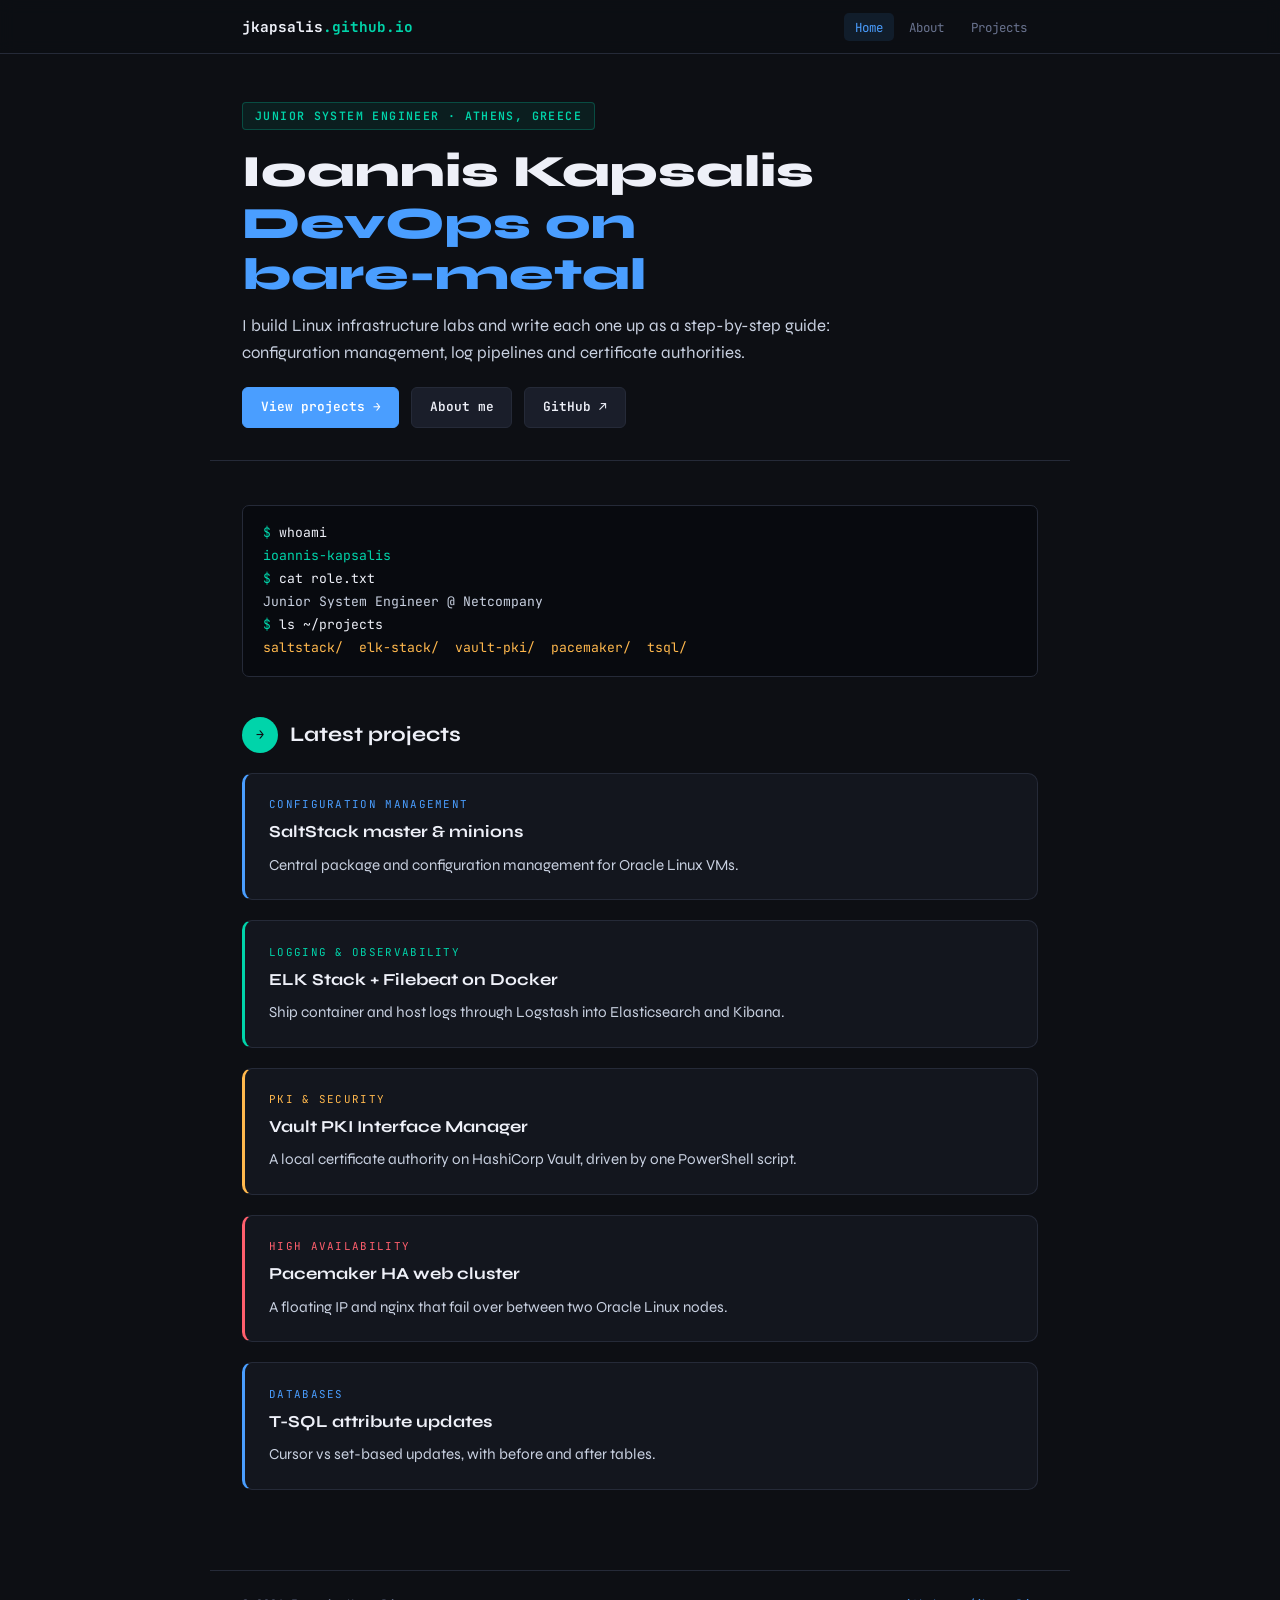
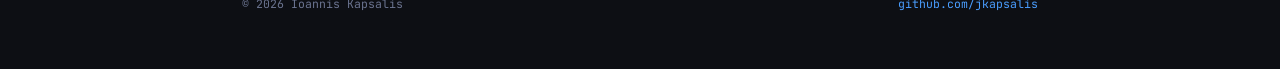
<file: index.html>
<!DOCTYPE html>
<html lang="en">
<head>
<meta charset="UTF-8">
<meta name="viewport" content="width=device-width, initial-scale=1.0">
<title>Ioannis Kapsalis — System Engineer</title>
<meta name="description" content="Ioannis Kapsalis — Junior System Engineer. Linux infrastructure labs: SaltStack, ELK, HashiCorp Vault PKI.">
<link rel="stylesheet" href="assets/style.css">
<link rel="stylesheet" href="assets/nav.css">
</head>
<body>

<nav class="site-nav">
  <div class="site-nav-inner">
    <a class="site-brand" href="./">jkapsalis<span>.github.io</span></a>
    <ul class="site-links">
      <li><a href="./" aria-current="page">Home</a></li>
      <li><a href="about/">About</a></li>
      <li><a href="projects/">Projects</a></li>
    </ul>
  </div>
</nav>

<header class="page-header">
  <div class="badge">Junior System Engineer · Athens, Greece</div>
  <h1>Ioannis Kapsalis<br><span>DevOps on <span style="white-space:nowrap">bare-metal</span></span></h1>
  <p class="lead">
    I build Linux infrastructure labs and write each one up as a step-by-step guide:
    configuration management, log pipelines and certificate authorities.
  </p>
  <div class="actions">
    <a class="btn primary" href="projects/">View projects →</a>
    <a class="btn" href="about/">About me</a>
    <a class="btn" href="https://github.com/jkapsalis">GitHub ↗</a>
  </div>
</header>

<main>

  <pre><span class="prompt">$ </span><span class="cmd">whoami</span>
<span class="ok">ioannis-kapsalis</span>
<span class="prompt">$ </span><span class="cmd">cat role.txt</span>
Junior System Engineer @ Netcompany
<span class="prompt">$ </span><span class="cmd">ls ~/projects</span>
<span class="file">saltstack/</span>  <span class="file">elk-stack/</span>  <span class="file">vault-pki/</span>  <span class="file">pacemaker/</span>  <span class="file">tsql/</span></pre>

  <div class="section-header">
    <div class="step-num cyan">→</div>
    <h2>Latest projects</h2>
  </div>

  <div class="project-list">
    <article class="project" style="--accent: var(--blue)">
      <div class="kicker">Configuration management</div>
      <h3><a href="projects/saltstack/">SaltStack master &amp; minions</a></h3>
      <p>Central package and configuration management for Oracle Linux VMs.</p>
    </article>

    <article class="project" style="--accent: var(--cyan)">
      <div class="kicker">Logging &amp; observability</div>
      <h3><a href="projects/elk-stack/">ELK Stack + Filebeat on Docker</a></h3>
      <p>Ship container and host logs through Logstash into Elasticsearch and Kibana.</p>
    </article>

    <article class="project" style="--accent: var(--amber)">
      <div class="kicker">PKI &amp; security</div>
      <h3><a href="projects/vault-pki/">Vault PKI Interface Manager</a></h3>
      <p>A local certificate authority on HashiCorp Vault, driven by one PowerShell script.</p>
    </article>

    <article class="project" style="--accent: var(--red)">
      <div class="kicker">High availability</div>
      <h3><a href="projects/pacemaker/">Pacemaker HA web cluster</a></h3>
      <p>A floating IP and nginx that fail over between two Oracle Linux nodes.</p>
    </article>

    <article class="project" style="--accent: var(--blue)">
      <div class="kicker">Databases</div>
      <h3><a href="projects/tsql/">T-SQL attribute updates</a></h3>
      <p>Cursor vs set-based updates, with before and after tables.</p>
    </article>
  </div>

</main>

<footer>
  <div>© 2026 Ioannis Kapsalis</div>
  <div><a href="https://github.com/jkapsalis">github.com/jkapsalis</a></div>
</footer>

</body>
</html>
</file>
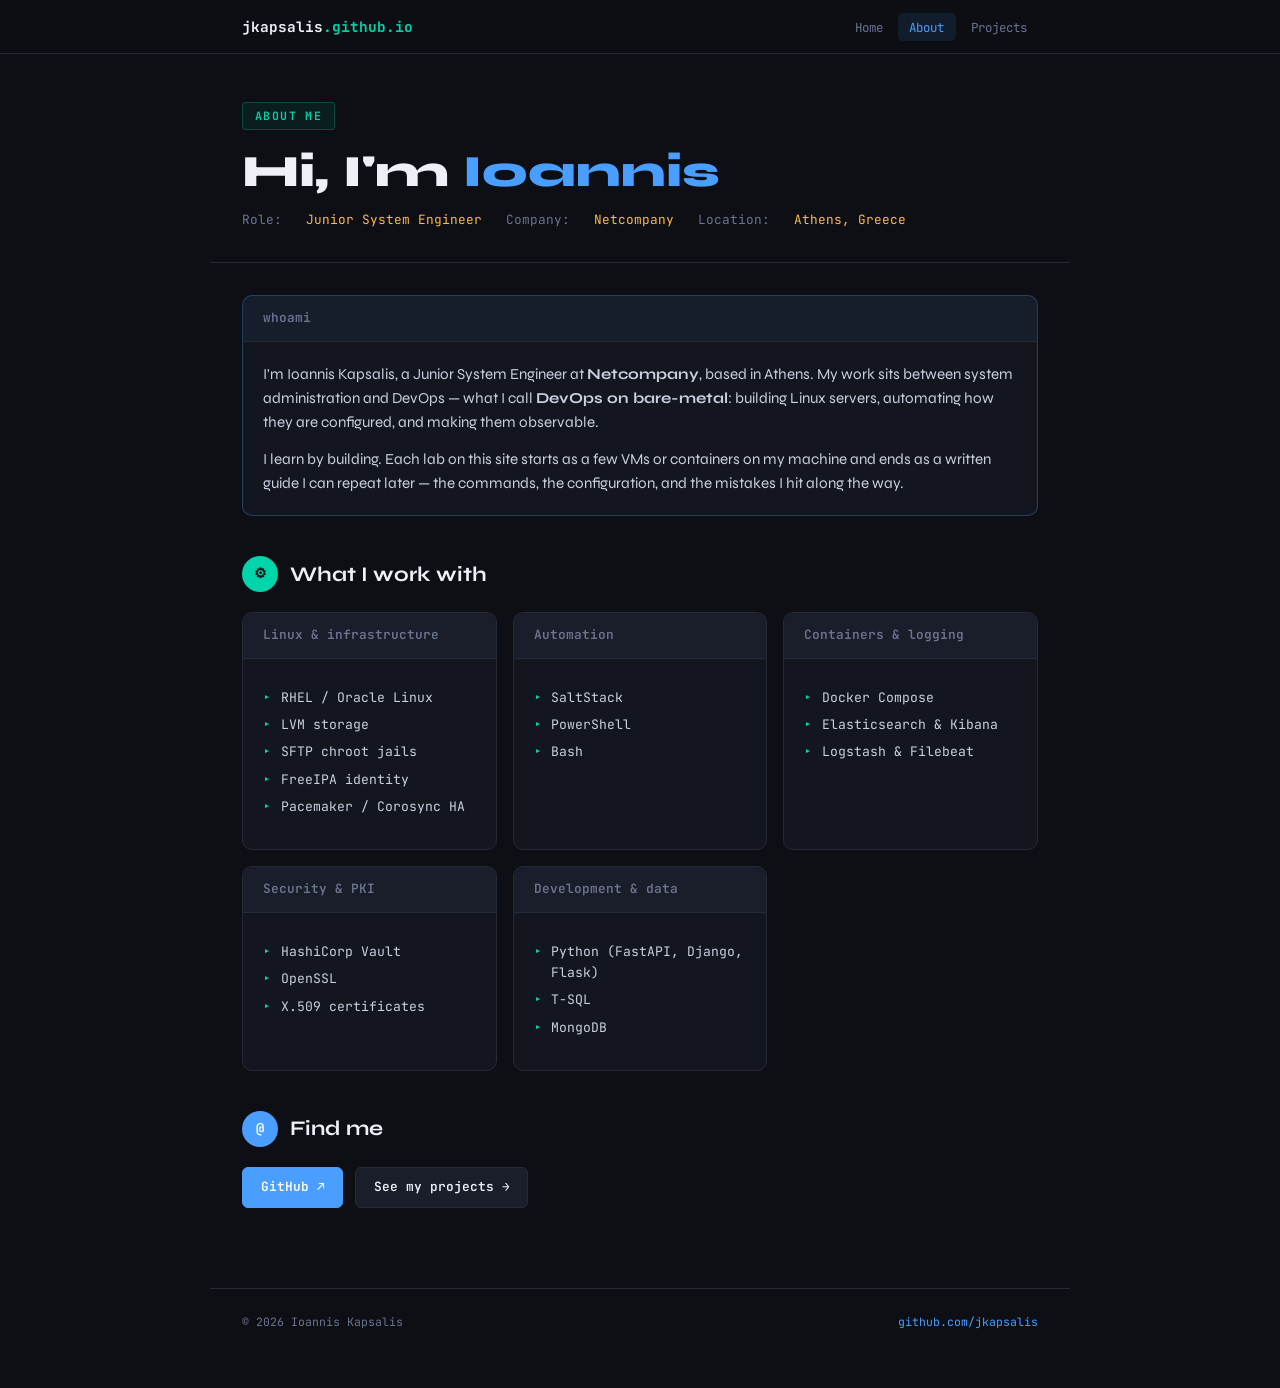
<file: about/index.html>
<!DOCTYPE html>
<html lang="en">
<head>
<meta charset="UTF-8">
<meta name="viewport" content="width=device-width, initial-scale=1.0">
<title>About Me — Ioannis Kapsalis</title>
<meta name="description" content="About Ioannis Kapsalis, Junior System Engineer based in Athens, Greece.">
<link rel="stylesheet" href="../assets/style.css">
<link rel="stylesheet" href="../assets/nav.css">
</head>
<body>

<nav class="site-nav">
  <div class="site-nav-inner">
    <a class="site-brand" href="../">jkapsalis<span>.github.io</span></a>
    <ul class="site-links">
      <li><a href="../">Home</a></li>
      <li><a href="./" aria-current="page">About</a></li>
      <li><a href="../projects/">Projects</a></li>
    </ul>
  </div>
</nav>

<header class="page-header">
  <div class="badge">About me</div>
  <h1>Hi, I'm <span>Ioannis</span></h1>
  <div class="meta">
    Role: <span>Junior System Engineer</span>
    Company: <span>Netcompany</span>
    Location: <span>Athens, Greece</span>
  </div>
</header>

<main>

  <!-- DRAFT: written from the GitHub profile. Edit freely. -->
  <div class="card intro">
    <div class="card-head">whoami</div>
    <div class="card-body">
      <p>
        I'm Ioannis Kapsalis, a Junior System Engineer at <strong>Netcompany</strong>, based in Athens.
        My work sits between system administration and DevOps — what I call <strong>DevOps on bare-metal</strong>:
        building Linux servers, automating how they are configured, and making them observable.
      </p>
      <p>
        I learn by building. Each lab on this site starts as a few VMs or containers on my machine
        and ends as a written guide I can repeat later — the commands, the configuration, and the
        mistakes I hit along the way.
      </p>
    </div>
  </div>

  <div class="section-header">
    <div class="step-num cyan">⚙</div>
    <h2>What I work with</h2>
  </div>

  <div class="grid">
    <div class="card">
      <div class="card-head">Linux &amp; infrastructure</div>
      <div class="card-body">
        <ul class="checklist">
          <li>RHEL / Oracle Linux</li>
          <li>LVM storage</li>
          <li>SFTP chroot jails</li>
          <li>FreeIPA identity</li>
          <li>Pacemaker / Corosync HA</li>
        </ul>
      </div>
    </div>

    <div class="card">
      <div class="card-head">Automation</div>
      <div class="card-body">
        <ul class="checklist">
          <li>SaltStack</li>
          <li>PowerShell</li>
          <li>Bash</li>
        </ul>
      </div>
    </div>

    <div class="card">
      <div class="card-head">Containers &amp; logging</div>
      <div class="card-body">
        <ul class="checklist">
          <li>Docker Compose</li>
          <li>Elasticsearch &amp; Kibana</li>
          <li>Logstash &amp; Filebeat</li>
        </ul>
      </div>
    </div>

    <div class="card">
      <div class="card-head">Security &amp; PKI</div>
      <div class="card-body">
        <ul class="checklist">
          <li>HashiCorp Vault</li>
          <li>OpenSSL</li>
          <li>X.509 certificates</li>
        </ul>
      </div>
    </div>

    <div class="card">
      <div class="card-head">Development &amp; data</div>
      <div class="card-body">
        <ul class="checklist">
          <li>Python (FastAPI, Django, Flask)</li>
          <li>T-SQL</li>
          <li>MongoDB</li>
        </ul>
      </div>
    </div>
  </div>

  <div class="section-header">
    <div class="step-num">@</div>
    <h2>Find me</h2>
  </div>

  <div class="actions">
    <a class="btn primary" href="https://github.com/jkapsalis">GitHub ↗</a>
    <a class="btn" href="../projects/">See my projects →</a>
  </div>

</main>

<footer>
  <div>© 2026 Ioannis Kapsalis</div>
  <div><a href="https://github.com/jkapsalis">github.com/jkapsalis</a></div>
</footer>

</body>
</html>
</file>
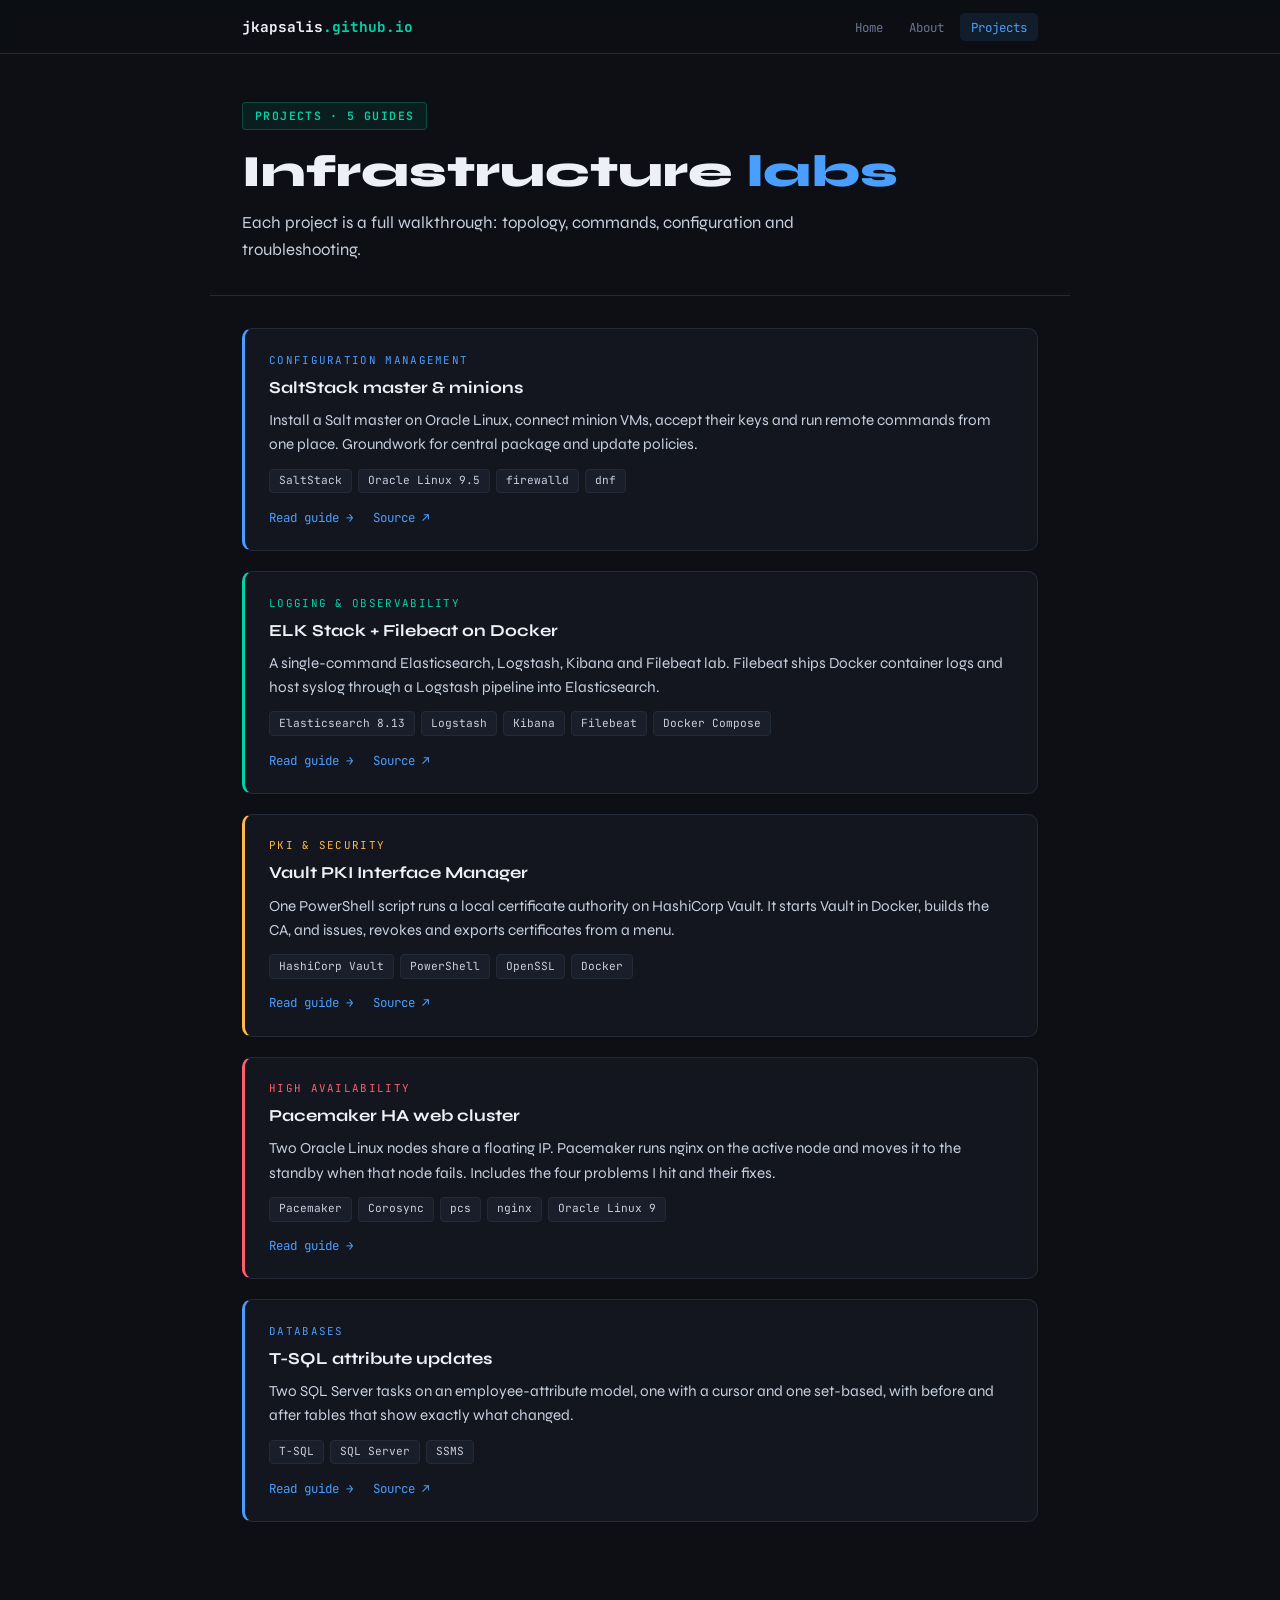
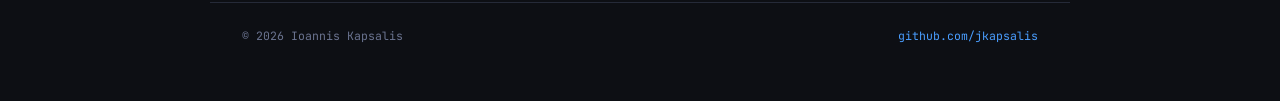
<file: projects/index.html>
<!DOCTYPE html>
<html lang="en">
<head>
<meta charset="UTF-8">
<meta name="viewport" content="width=device-width, initial-scale=1.0">
<title>Projects — Ioannis Kapsalis</title>
<meta name="description" content="Infrastructure lab guides: SaltStack, ELK Stack on Docker, HashiCorp Vault PKI.">
<link rel="stylesheet" href="../assets/style.css">
<link rel="stylesheet" href="../assets/nav.css">
</head>
<body>

<nav class="site-nav">
  <div class="site-nav-inner">
    <a class="site-brand" href="../">jkapsalis<span>.github.io</span></a>
    <ul class="site-links">
      <li><a href="../">Home</a></li>
      <li><a href="../about/">About</a></li>
      <li><a href="./" aria-current="page">Projects</a></li>
    </ul>
  </div>
</nav>

<header class="page-header">
  <div class="badge">Projects · 5 guides</div>
  <h1>Infrastructure <span>labs</span></h1>
  <p class="lead">Each project is a full walkthrough: topology, commands, configuration and troubleshooting.</p>
</header>

<main>

  <div class="project-list">

    <article class="project" style="--accent: var(--blue)">
      <div class="kicker">Configuration management</div>
      <h3><a href="saltstack/">SaltStack master &amp; minions</a></h3>
      <p>
        Install a Salt master on Oracle Linux, connect minion VMs, accept their keys and run
        remote commands from one place. Groundwork for central package and update policies.
      </p>
      <ul class="stack">
        <li>SaltStack</li>
        <li>Oracle Linux 9.5</li>
        <li>firewalld</li>
        <li>dnf</li>
      </ul>
      <div class="links">
        <a href="saltstack/">Read guide →</a>
        <a href="https://github.com/jkapsalis/saltstack_learning">Source ↗</a>
      </div>
    </article>

    <article class="project" style="--accent: var(--cyan)">
      <div class="kicker">Logging &amp; observability</div>
      <h3><a href="elk-stack/">ELK Stack + Filebeat on Docker</a></h3>
      <p>
        A single-command Elasticsearch, Logstash, Kibana and Filebeat lab. Filebeat ships Docker
        container logs and host syslog through a Logstash pipeline into Elasticsearch.
      </p>
      <ul class="stack">
        <li>Elasticsearch 8.13</li>
        <li>Logstash</li>
        <li>Kibana</li>
        <li>Filebeat</li>
        <li>Docker Compose</li>
      </ul>
      <div class="links">
        <a href="elk-stack/">Read guide →</a>
        <a href="https://github.com/jkapsalis/ELK-stack-setup-docker">Source ↗</a>
      </div>
    </article>

    <article class="project" style="--accent: var(--amber)">
      <div class="kicker">PKI &amp; security</div>
      <h3><a href="vault-pki/">Vault PKI Interface Manager</a></h3>
      <p>
        One PowerShell script runs a local certificate authority on HashiCorp Vault. It starts Vault
        in Docker, builds the CA, and issues, revokes and exports certificates from a menu.
      </p>
      <ul class="stack">
        <li>HashiCorp Vault</li>
        <li>PowerShell</li>
        <li>OpenSSL</li>
        <li>Docker</li>
      </ul>
      <div class="links">
        <a href="vault-pki/">Read guide →</a>
        <a href="https://github.com/jkapsalis/Vault_setup_automation">Source ↗</a>
      </div>
    </article>

    <article class="project" style="--accent: var(--red)">
      <div class="kicker">High availability</div>
      <h3><a href="pacemaker/">Pacemaker HA web cluster</a></h3>
      <p>
        Two Oracle Linux nodes share a floating IP. Pacemaker runs nginx on the active node and
        moves it to the standby when that node fails. Includes the four problems I hit and their fixes.
      </p>
      <ul class="stack">
        <li>Pacemaker</li>
        <li>Corosync</li>
        <li>pcs</li>
        <li>nginx</li>
        <li>Oracle Linux 9</li>
      </ul>
      <div class="links">
        <a href="pacemaker/">Read guide →</a>
      </div>
    </article>

    <article class="project" style="--accent: var(--blue)">
      <div class="kicker">Databases</div>
      <h3><a href="tsql/">T-SQL attribute updates</a></h3>
      <p>
        Two SQL Server tasks on an employee-attribute model, one with a cursor and one set-based,
        with before and after tables that show exactly what changed.
      </p>
      <ul class="stack">
        <li>T-SQL</li>
        <li>SQL Server</li>
        <li>SSMS</li>
      </ul>
      <div class="links">
        <a href="tsql/">Read guide →</a>
        <a href="https://github.com/jkapsalis/T-sql-project">Source ↗</a>
      </div>
    </article>

  </div>

</main>

<footer>
  <div>© 2026 Ioannis Kapsalis</div>
  <div><a href="https://github.com/jkapsalis">github.com/jkapsalis</a></div>
</footer>

</body>
</html>
</file>
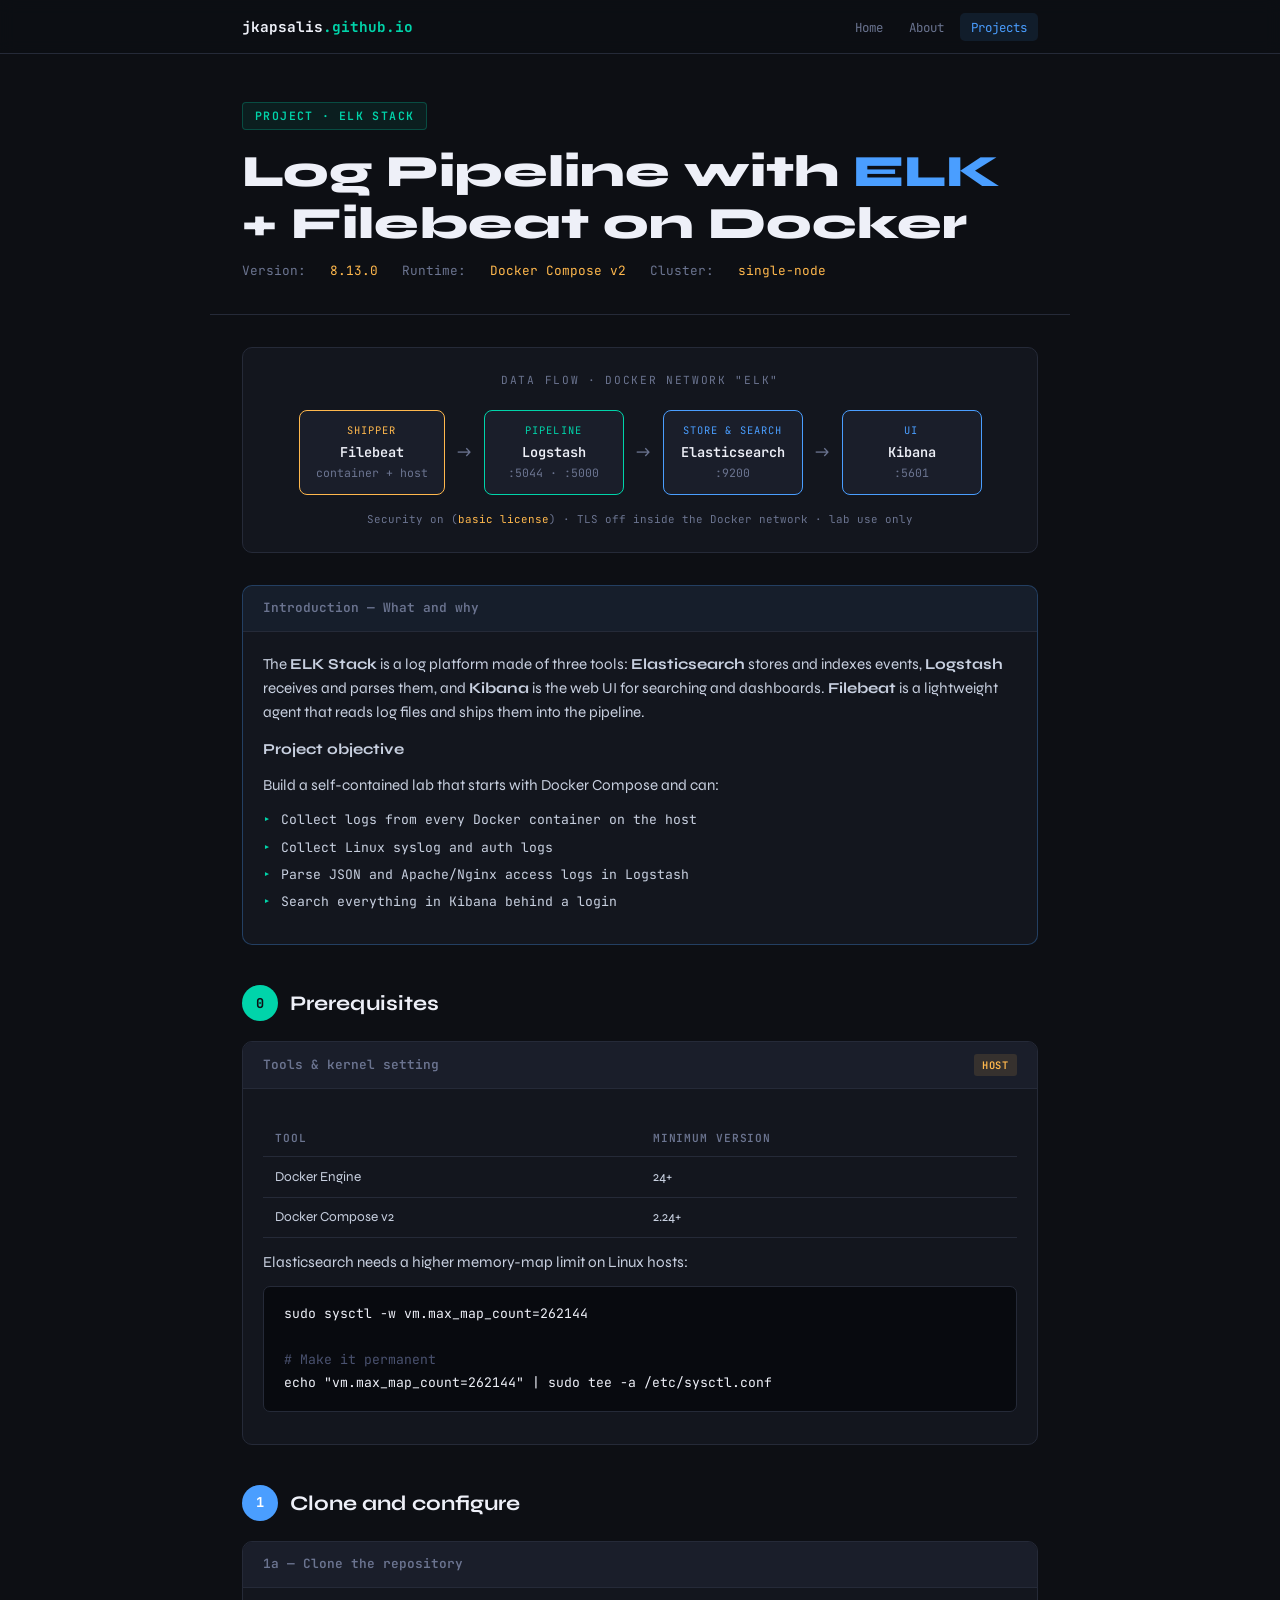
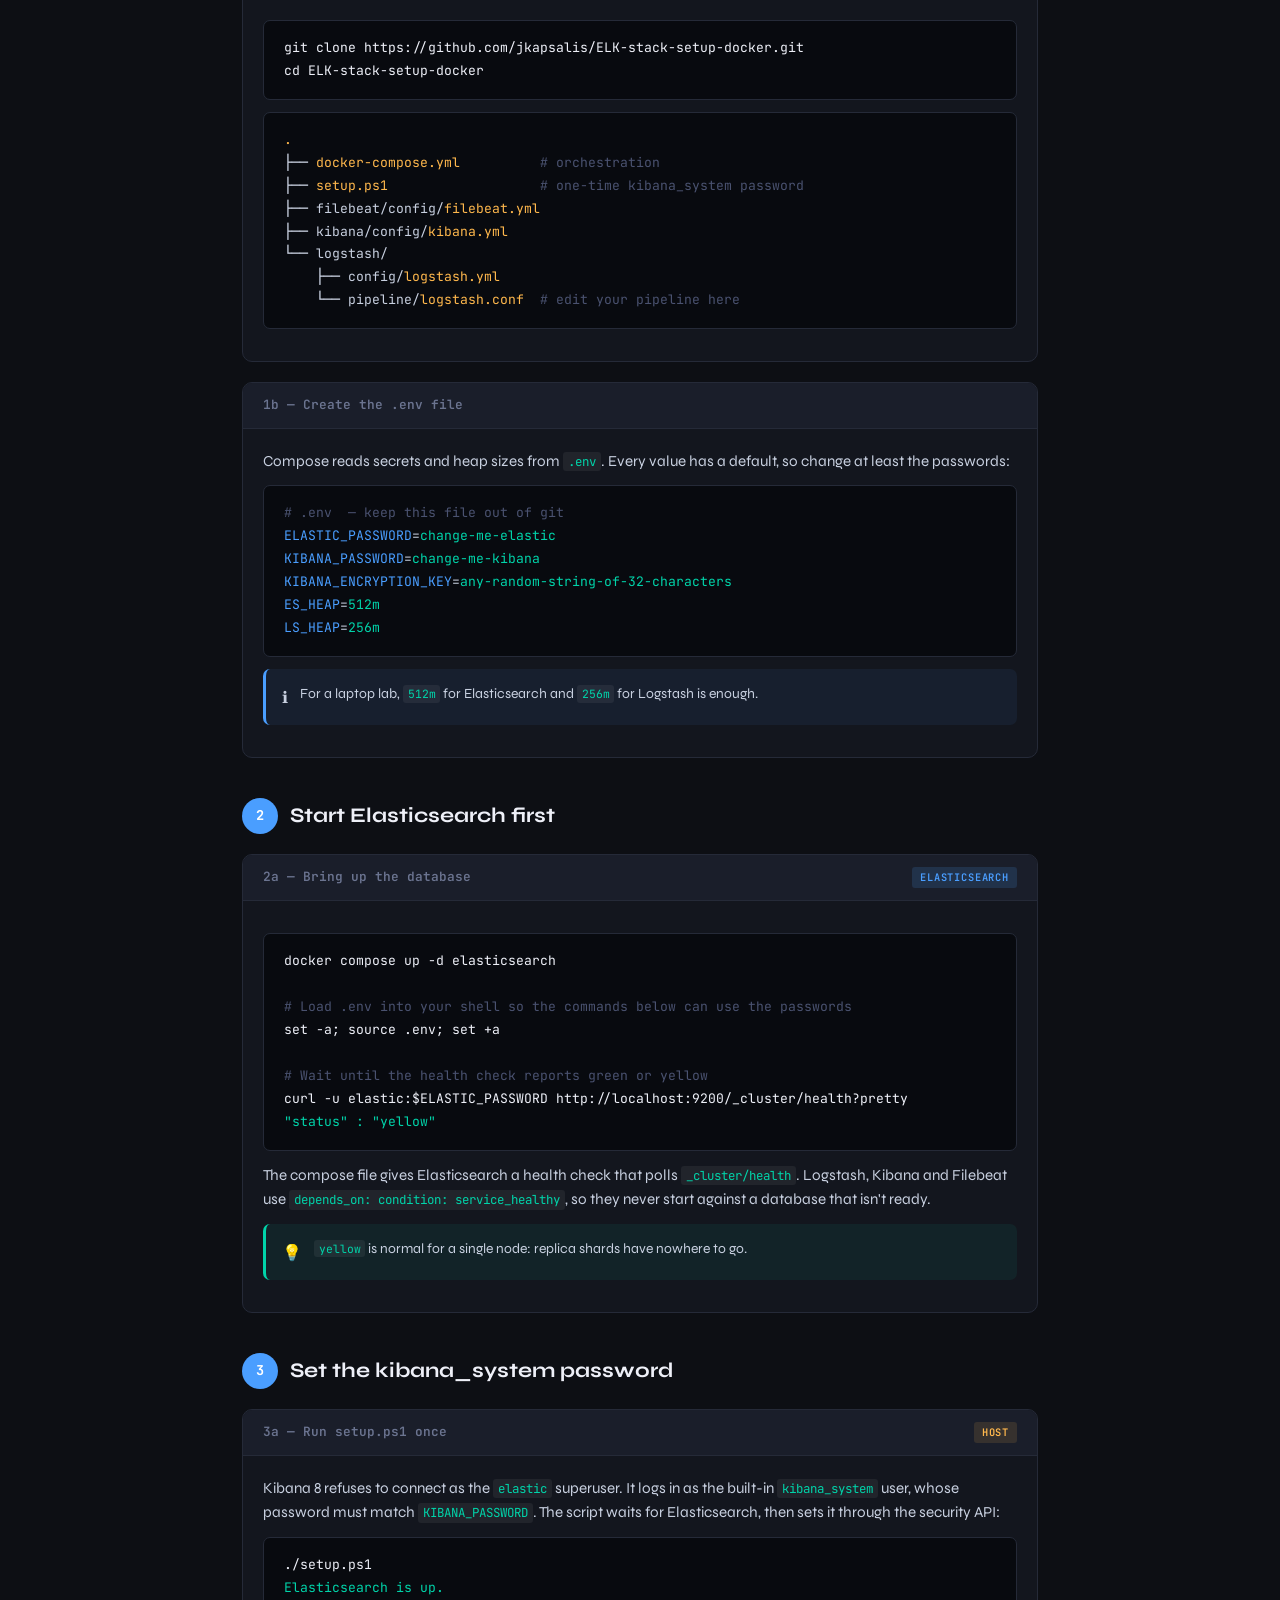
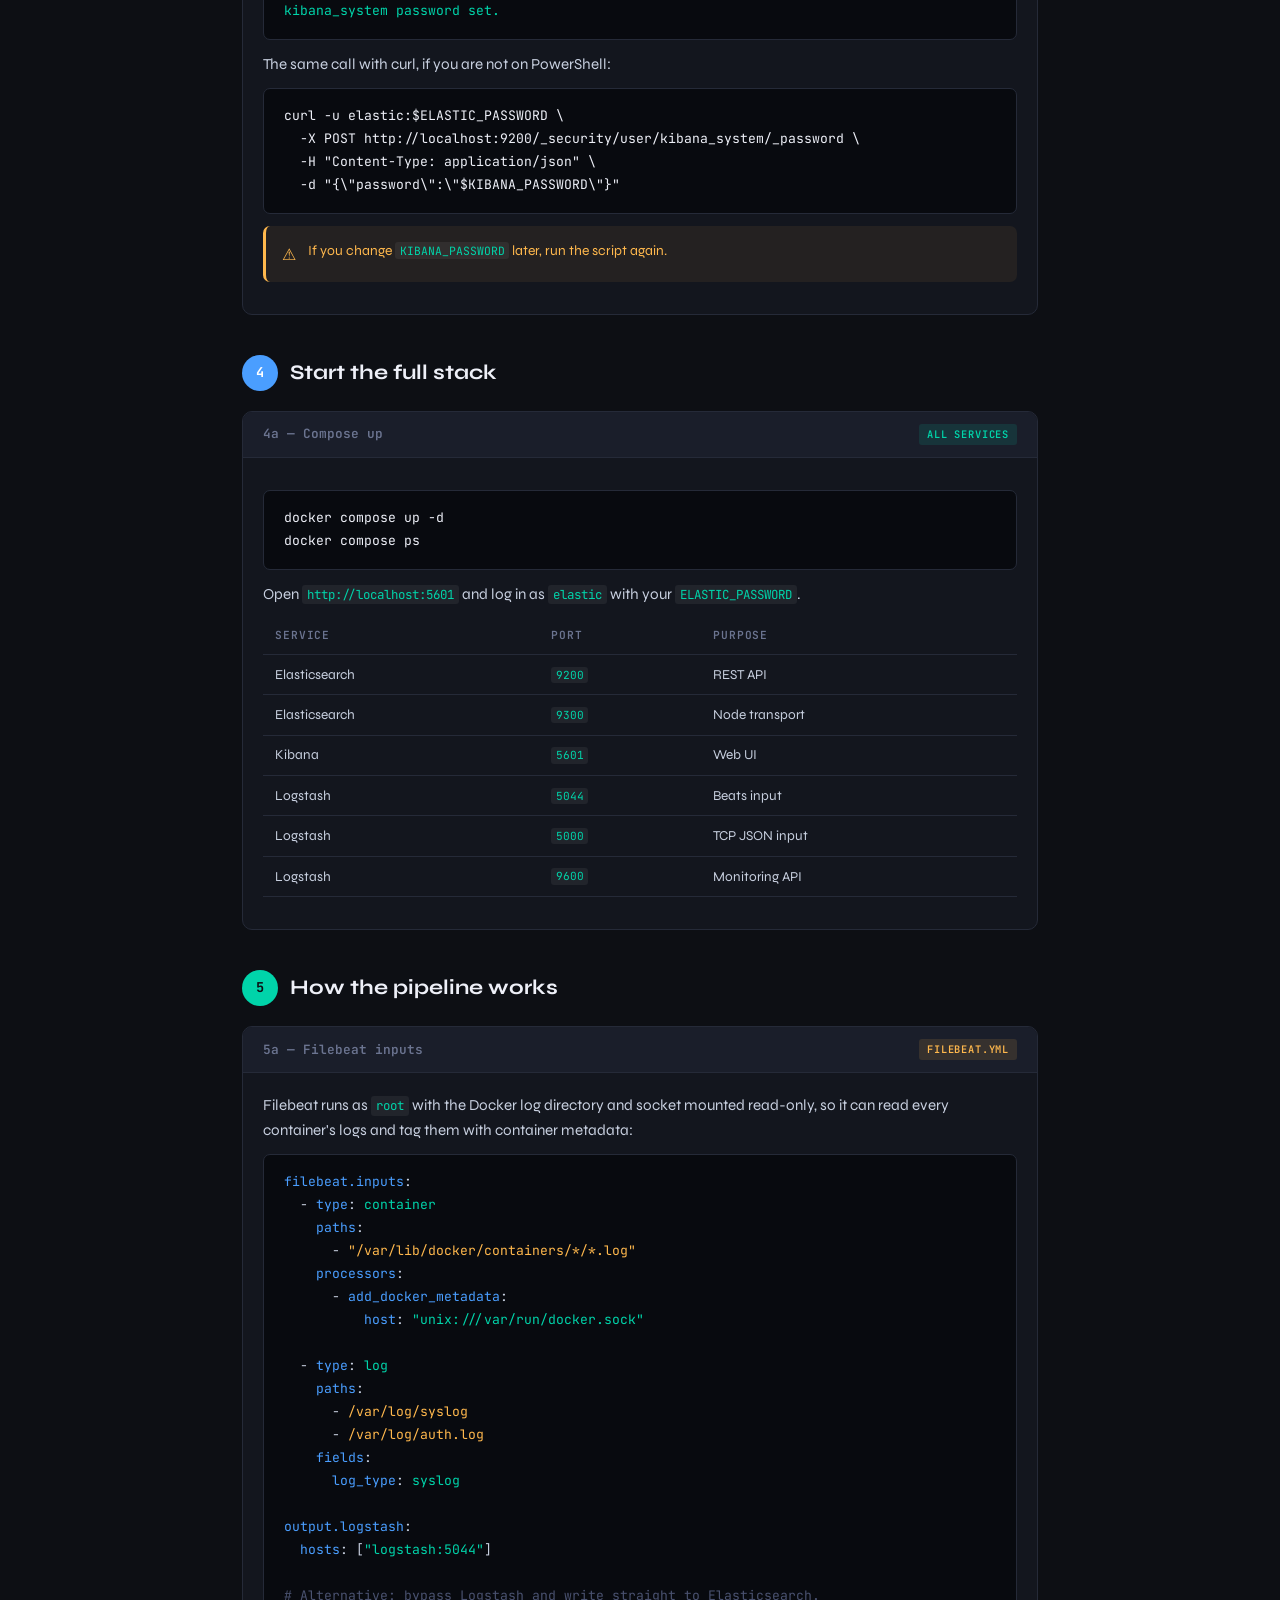
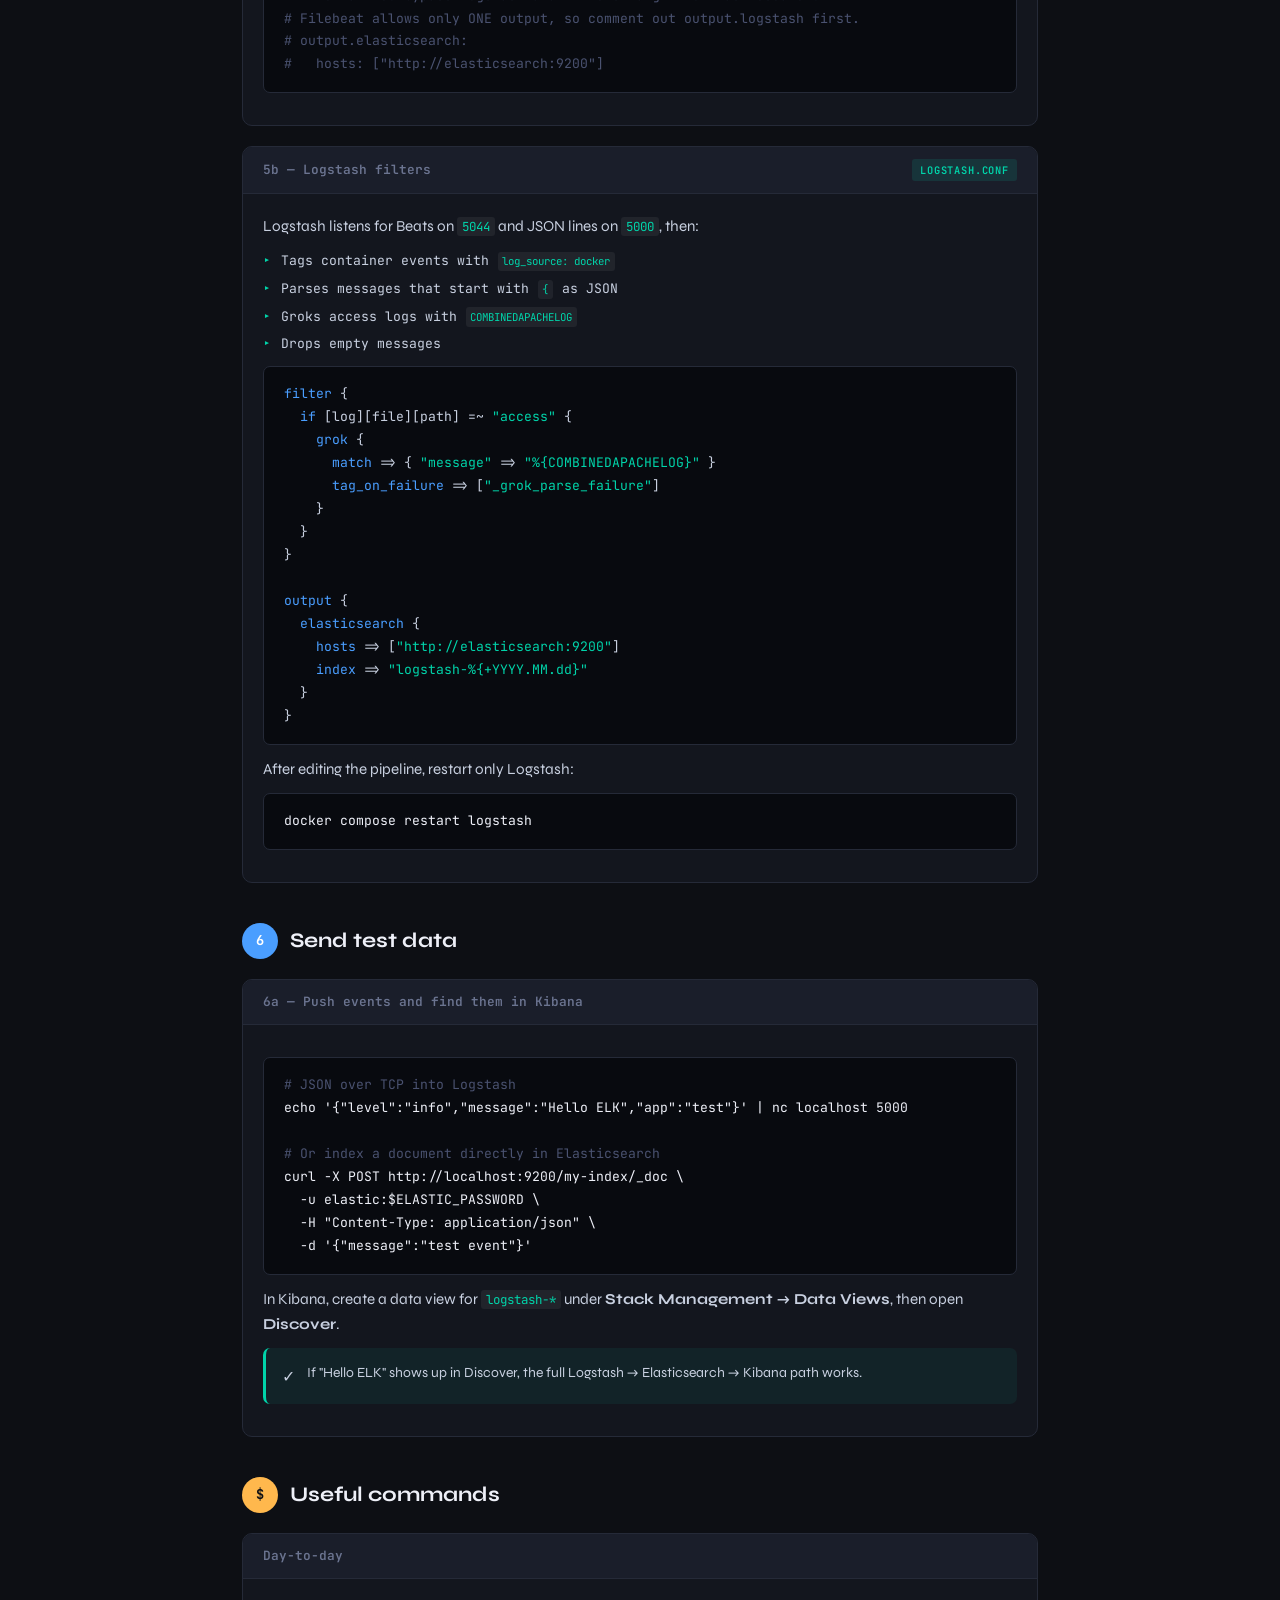
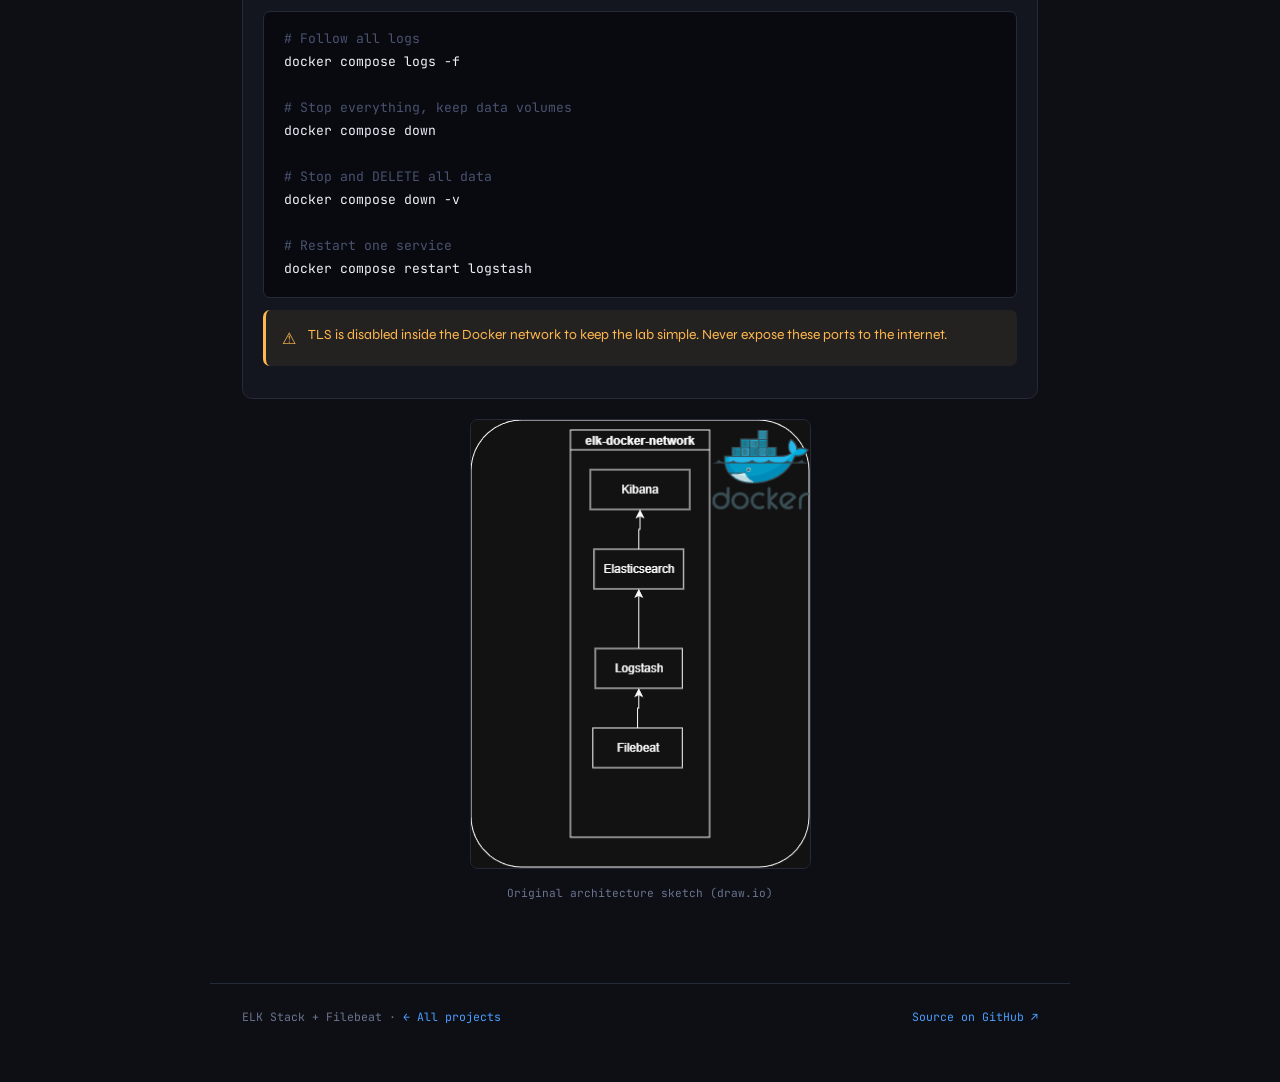
<file: projects/elk-stack/index.html>
<!DOCTYPE html>
<html lang="en">
<head>
<meta charset="UTF-8">
<meta name="viewport" content="width=device-width, initial-scale=1.0">
<title>ELK Stack + Filebeat on Docker — Ioannis Kapsalis</title>
<meta name="description" content="Step-by-step guide: Elasticsearch, Logstash, Kibana and Filebeat 8.13 lab on Docker Compose.">
<link rel="stylesheet" href="../../assets/style.css">
<link rel="stylesheet" href="../../assets/nav.css">
</head>
<body>

<nav class="site-nav">
  <div class="site-nav-inner">
    <a class="site-brand" href="../../">jkapsalis<span>.github.io</span></a>
    <ul class="site-links">
      <li><a href="../../">Home</a></li>
      <li><a href="../../about/">About</a></li>
      <li><a href="../" aria-current="page">Projects</a></li>
    </ul>
  </div>
</nav>

<header class="page-header">
  <div class="badge">Project · ELK Stack</div>
  <h1>Log Pipeline with <span>ELK</span><br>+ Filebeat on Docker</h1>
  <div class="meta">
    Version: <span>8.13.0</span>
    Runtime: <span>Docker Compose v2</span>
    Cluster: <span>single-node</span>
  </div>
</header>

<main>

  <!-- TOPOLOGY -->
  <div class="topology">
    <div class="topology-title">Data flow · docker network "elk"</div>
    <div class="topo-row">
      <div class="node amber">
        <div class="node-label">Shipper</div>
        <div class="node-main">Filebeat</div>
        <div class="node-sub">container + host</div>
      </div>
      <div class="arrow side">→</div>
      <div class="node cyan">
        <div class="node-label">Pipeline</div>
        <div class="node-main">Logstash</div>
        <div class="node-sub">:5044 · :5000</div>
      </div>
      <div class="arrow side">→</div>
      <div class="node blue">
        <div class="node-label">Store &amp; search</div>
        <div class="node-main">Elasticsearch</div>
        <div class="node-sub">:9200</div>
      </div>
      <div class="arrow side">→</div>
      <div class="node blue">
        <div class="node-label">UI</div>
        <div class="node-main">Kibana</div>
        <div class="node-sub">:5601</div>
      </div>
    </div>
    <div class="port-note">
      Security on (<span>basic license</span>) · TLS off inside the Docker network · lab use only
    </div>
  </div>

  <!-- INTRO -->
  <div class="card intro">
    <div class="card-head">Introduction — What and why</div>
    <div class="card-body">
      <p>
        The <strong>ELK Stack</strong> is a log platform made of three tools: <strong>Elasticsearch</strong>
        stores and indexes events, <strong>Logstash</strong> receives and parses them, and <strong>Kibana</strong>
        is the web UI for searching and dashboards. <strong>Filebeat</strong> is a lightweight agent that
        reads log files and ships them into the pipeline.
      </p>
      <p><strong>Project objective</strong></p>
      <p>Build a self-contained lab that starts with Docker Compose and can:</p>
      <ul class="checklist">
        <li>Collect logs from every Docker container on the host</li>
        <li>Collect Linux syslog and auth logs</li>
        <li>Parse JSON and Apache/Nginx access logs in Logstash</li>
        <li>Search everything in Kibana behind a login</li>
      </ul>
    </div>
  </div>

  <!-- STEP 0 -->
  <div class="section-header">
    <div class="step-num cyan">0</div>
    <h2>Prerequisites</h2>
  </div>

  <div class="card">
    <div class="card-head">Tools &amp; kernel setting <span class="tag tag-amber">Host</span></div>
    <div class="card-body">
      <div class="table-wrap">
        <table>
          <tr><th>Tool</th><th>Minimum version</th></tr>
          <tr><td>Docker Engine</td><td>24+</td></tr>
          <tr><td>Docker Compose v2</td><td>2.24+</td></tr>
        </table>
      </div>
      <p>Elasticsearch needs a higher memory-map limit on Linux hosts:</p>
      <pre><span class="cmd">sudo sysctl -w vm.max_map_count=262144</span>

<span class="comment"># Make it permanent</span>
<span class="cmd">echo "vm.max_map_count=262144" | sudo tee -a /etc/sysctl.conf</span></pre>
    </div>
  </div>

  <!-- STEP 1 -->
  <div class="section-header">
    <div class="step-num">1</div>
    <h2>Clone and configure</h2>
  </div>

  <div class="card">
    <div class="card-head">1a — Clone the repository</div>
    <div class="card-body">
      <pre><span class="cmd">git clone https://github.com/jkapsalis/ELK-stack-setup-docker.git</span>
<span class="cmd">cd ELK-stack-setup-docker</span></pre>
      <pre><span class="file">.</span>
├── <span class="file">docker-compose.yml</span>          <span class="comment"># orchestration</span>
├── <span class="file">setup.ps1</span>                   <span class="comment"># one-time kibana_system password</span>
├── filebeat/config/<span class="file">filebeat.yml</span>
├── kibana/config/<span class="file">kibana.yml</span>
└── logstash/
    ├── config/<span class="file">logstash.yml</span>
    └── pipeline/<span class="file">logstash.conf</span>  <span class="comment"># edit your pipeline here</span></pre>
    </div>
  </div>

  <div class="card">
    <div class="card-head">1b — Create the .env file</div>
    <div class="card-body">
      <p>Compose reads secrets and heap sizes from <code>.env</code>. Every value has a default, so change at least the passwords:</p>
      <pre><span class="comment"># .env  — keep this file out of git</span>
<span class="kw">ELASTIC_PASSWORD</span>=<span class="val">change-me-elastic</span>
<span class="kw">KIBANA_PASSWORD</span>=<span class="val">change-me-kibana</span>
<span class="kw">KIBANA_ENCRYPTION_KEY</span>=<span class="val">any-random-string-of-32-characters</span>
<span class="kw">ES_HEAP</span>=<span class="val">512m</span>
<span class="kw">LS_HEAP</span>=<span class="val">256m</span></pre>
      <div class="callout info">
        <div class="callout-icon">ℹ</div>
        <div>For a laptop lab, <code>512m</code> for Elasticsearch and <code>256m</code> for Logstash is enough.</div>
      </div>
    </div>
  </div>

  <!-- STEP 2 -->
  <div class="section-header">
    <div class="step-num">2</div>
    <h2>Start Elasticsearch first</h2>
  </div>

  <div class="card">
    <div class="card-head">2a — Bring up the database <span class="tag tag-blue">Elasticsearch</span></div>
    <div class="card-body">
      <pre><span class="cmd">docker compose up -d elasticsearch</span>

<span class="comment"># Load .env into your shell so the commands below can use the passwords</span>
<span class="cmd">set -a; source .env; set +a</span>

<span class="comment"># Wait until the health check reports green or yellow</span>
<span class="cmd">curl -u elastic:$ELASTIC_PASSWORD http://localhost:9200/_cluster/health?pretty</span>
<span class="ok">"status" : "yellow"</span></pre>
      <p>
        The compose file gives Elasticsearch a health check that polls <code>_cluster/health</code>.
        Logstash, Kibana and Filebeat use <code>depends_on: condition: service_healthy</code>, so they
        never start against a database that isn't ready.
      </p>
      <div class="callout tip">
        <div class="callout-icon">💡</div>
        <div><code>yellow</code> is normal for a single node: replica shards have nowhere to go.</div>
      </div>
    </div>
  </div>

  <!-- STEP 3 -->
  <div class="section-header">
    <div class="step-num">3</div>
    <h2>Set the kibana_system password</h2>
  </div>

  <div class="card">
    <div class="card-head">3a — Run setup.ps1 once <span class="tag tag-amber">Host</span></div>
    <div class="card-body">
      <p>
        Kibana 8 refuses to connect as the <code>elastic</code> superuser. It logs in as the built-in
        <code>kibana_system</code> user, whose password must match <code>KIBANA_PASSWORD</code>.
        The script waits for Elasticsearch, then sets it through the security API:
      </p>
      <pre><span class="cmd">./setup.ps1</span>
<span class="ok">Elasticsearch is up.
kibana_system password set.</span></pre>
      <p>The same call with curl, if you are not on PowerShell:</p>
      <pre><span class="cmd">curl -u elastic:$ELASTIC_PASSWORD \
  -X POST http://localhost:9200/_security/user/kibana_system/_password \
  -H "Content-Type: application/json" \
  -d "{\"password\":\"$KIBANA_PASSWORD\"}"</span></pre>
      <div class="callout warn">
        <div class="callout-icon">⚠</div>
        <div>If you change <code>KIBANA_PASSWORD</code> later, run the script again.</div>
      </div>
    </div>
  </div>

  <!-- STEP 4 -->
  <div class="section-header">
    <div class="step-num">4</div>
    <h2>Start the full stack</h2>
  </div>

  <div class="card">
    <div class="card-head">4a — Compose up <span class="tag tag-cyan">All services</span></div>
    <div class="card-body">
      <pre><span class="cmd">docker compose up -d</span>
<span class="cmd">docker compose ps</span></pre>
      <p>Open <code>http://localhost:5601</code> and log in as <code>elastic</code> with your <code>ELASTIC_PASSWORD</code>.</p>
      <div class="table-wrap">
        <table>
          <tr><th>Service</th><th>Port</th><th>Purpose</th></tr>
          <tr><td>Elasticsearch</td><td><code>9200</code></td><td>REST API</td></tr>
          <tr><td>Elasticsearch</td><td><code>9300</code></td><td>Node transport</td></tr>
          <tr><td>Kibana</td><td><code>5601</code></td><td>Web UI</td></tr>
          <tr><td>Logstash</td><td><code>5044</code></td><td>Beats input</td></tr>
          <tr><td>Logstash</td><td><code>5000</code></td><td>TCP JSON input</td></tr>
          <tr><td>Logstash</td><td><code>9600</code></td><td>Monitoring API</td></tr>
        </table>
      </div>
    </div>
  </div>

  <!-- STEP 5 -->
  <div class="section-header">
    <div class="step-num cyan">5</div>
    <h2>How the pipeline works</h2>
  </div>

  <div class="card">
    <div class="card-head">5a — Filebeat inputs <span class="tag tag-amber">filebeat.yml</span></div>
    <div class="card-body">
      <p>Filebeat runs as <code>root</code> with the Docker log directory and socket mounted read-only, so it can read every container's logs and tag them with container metadata:</p>
      <pre><span class="kw">filebeat.inputs</span>:
  - <span class="kw">type</span>: <span class="val">container</span>
    <span class="kw">paths</span>:
      - <span class="file">"/var/lib/docker/containers/*/*.log"</span>
    <span class="kw">processors</span>:
      - <span class="kw">add_docker_metadata</span>:
          <span class="kw">host</span>: <span class="val">"unix:///var/run/docker.sock"</span>

  - <span class="kw">type</span>: <span class="val">log</span>
    <span class="kw">paths</span>:
      - <span class="file">/var/log/syslog</span>
      - <span class="file">/var/log/auth.log</span>
    <span class="kw">fields</span>:
      <span class="kw">log_type</span>: <span class="val">syslog</span>

<span class="kw">output.logstash</span>:
  <span class="kw">hosts</span>: [<span class="val">"logstash:5044"</span>]

<span class="comment"># Alternative: bypass Logstash and write straight to Elasticsearch.
# Filebeat allows only ONE output, so comment out output.logstash first.
# output.elasticsearch:
#   hosts: ["http://elasticsearch:9200"]</span></pre>
    </div>
  </div>

  <div class="card">
    <div class="card-head">5b — Logstash filters <span class="tag tag-cyan">logstash.conf</span></div>
    <div class="card-body">
      <p>Logstash listens for Beats on <code>5044</code> and JSON lines on <code>5000</code>, then:</p>
      <ul class="checklist">
        <li>Tags container events with <code>log_source: docker</code></li>
        <li>Parses messages that start with <code>{</code> as JSON</li>
        <li>Groks access logs with <code>COMBINEDAPACHELOG</code></li>
        <li>Drops empty messages</li>
      </ul>
      <pre><span class="kw">filter</span> {
  <span class="kw">if</span> [log][file][path] =~ <span class="val">"access"</span> {
    <span class="kw">grok</span> {
      <span class="kw">match</span> => { <span class="val">"message"</span> => <span class="val">"%{COMBINEDAPACHELOG}"</span> }
      <span class="kw">tag_on_failure</span> => [<span class="val">"_grok_parse_failure"</span>]
    }
  }
}

<span class="kw">output</span> {
  <span class="kw">elasticsearch</span> {
    <span class="kw">hosts</span> => [<span class="val">"http://elasticsearch:9200"</span>]
    <span class="kw">index</span> => <span class="val">"logstash-%{+YYYY.MM.dd}"</span>
  }
}</pre>
      <p>After editing the pipeline, restart only Logstash:</p>
      <pre><span class="cmd">docker compose restart logstash</span></pre>
    </div>
  </div>

  <!-- STEP 6 -->
  <div class="section-header">
    <div class="step-num">6</div>
    <h2>Send test data</h2>
  </div>

  <div class="card">
    <div class="card-head">6a — Push events and find them in Kibana</div>
    <div class="card-body">
      <pre><span class="comment"># JSON over TCP into Logstash</span>
<span class="cmd">echo '{"level":"info","message":"Hello ELK","app":"test"}' | nc localhost 5000</span>

<span class="comment"># Or index a document directly in Elasticsearch</span>
<span class="cmd">curl -X POST http://localhost:9200/my-index/_doc \
  -u elastic:$ELASTIC_PASSWORD \
  -H "Content-Type: application/json" \
  -d '{"message":"test event"}'</span></pre>
      <p>In Kibana, create a data view for <code>logstash-*</code> under <strong>Stack Management → Data Views</strong>, then open <strong>Discover</strong>.</p>
      <div class="callout tip">
        <div class="callout-icon">✓</div>
        <div>If "Hello ELK" shows up in Discover, the full Logstash → Elasticsearch → Kibana path works.</div>
      </div>
    </div>
  </div>

  <!-- COMMANDS -->
  <div class="section-header">
    <div class="step-num amber">$</div>
    <h2>Useful commands</h2>
  </div>

  <div class="card">
    <div class="card-head">Day-to-day</div>
    <div class="card-body">
      <pre><span class="comment"># Follow all logs</span>
<span class="cmd">docker compose logs -f</span>

<span class="comment"># Stop everything, keep data volumes</span>
<span class="cmd">docker compose down</span>

<span class="comment"># Stop and DELETE all data</span>
<span class="cmd">docker compose down -v</span>

<span class="comment"># Restart one service</span>
<span class="cmd">docker compose restart logstash</span></pre>
      <div class="callout warn">
        <div class="callout-icon">⚠</div>
        <div>TLS is disabled inside the Docker network to keep the lab simple. Never expose these ports to the internet.</div>
      </div>
    </div>
  </div>

  <figure>
    <img src="architecture.png" alt="Diagram: Filebeat to Logstash to Elasticsearch to Kibana inside the elk Docker network" width="341" height="451" loading="lazy">
    <figcaption>Original architecture sketch (draw.io)</figcaption>
  </figure>

</main>

<footer>
  <div>ELK Stack + Filebeat · <a href="../">← All projects</a></div>
  <div><a href="https://github.com/jkapsalis/ELK-stack-setup-docker">Source on GitHub ↗</a></div>
</footer>

</body>
</html>
</file>
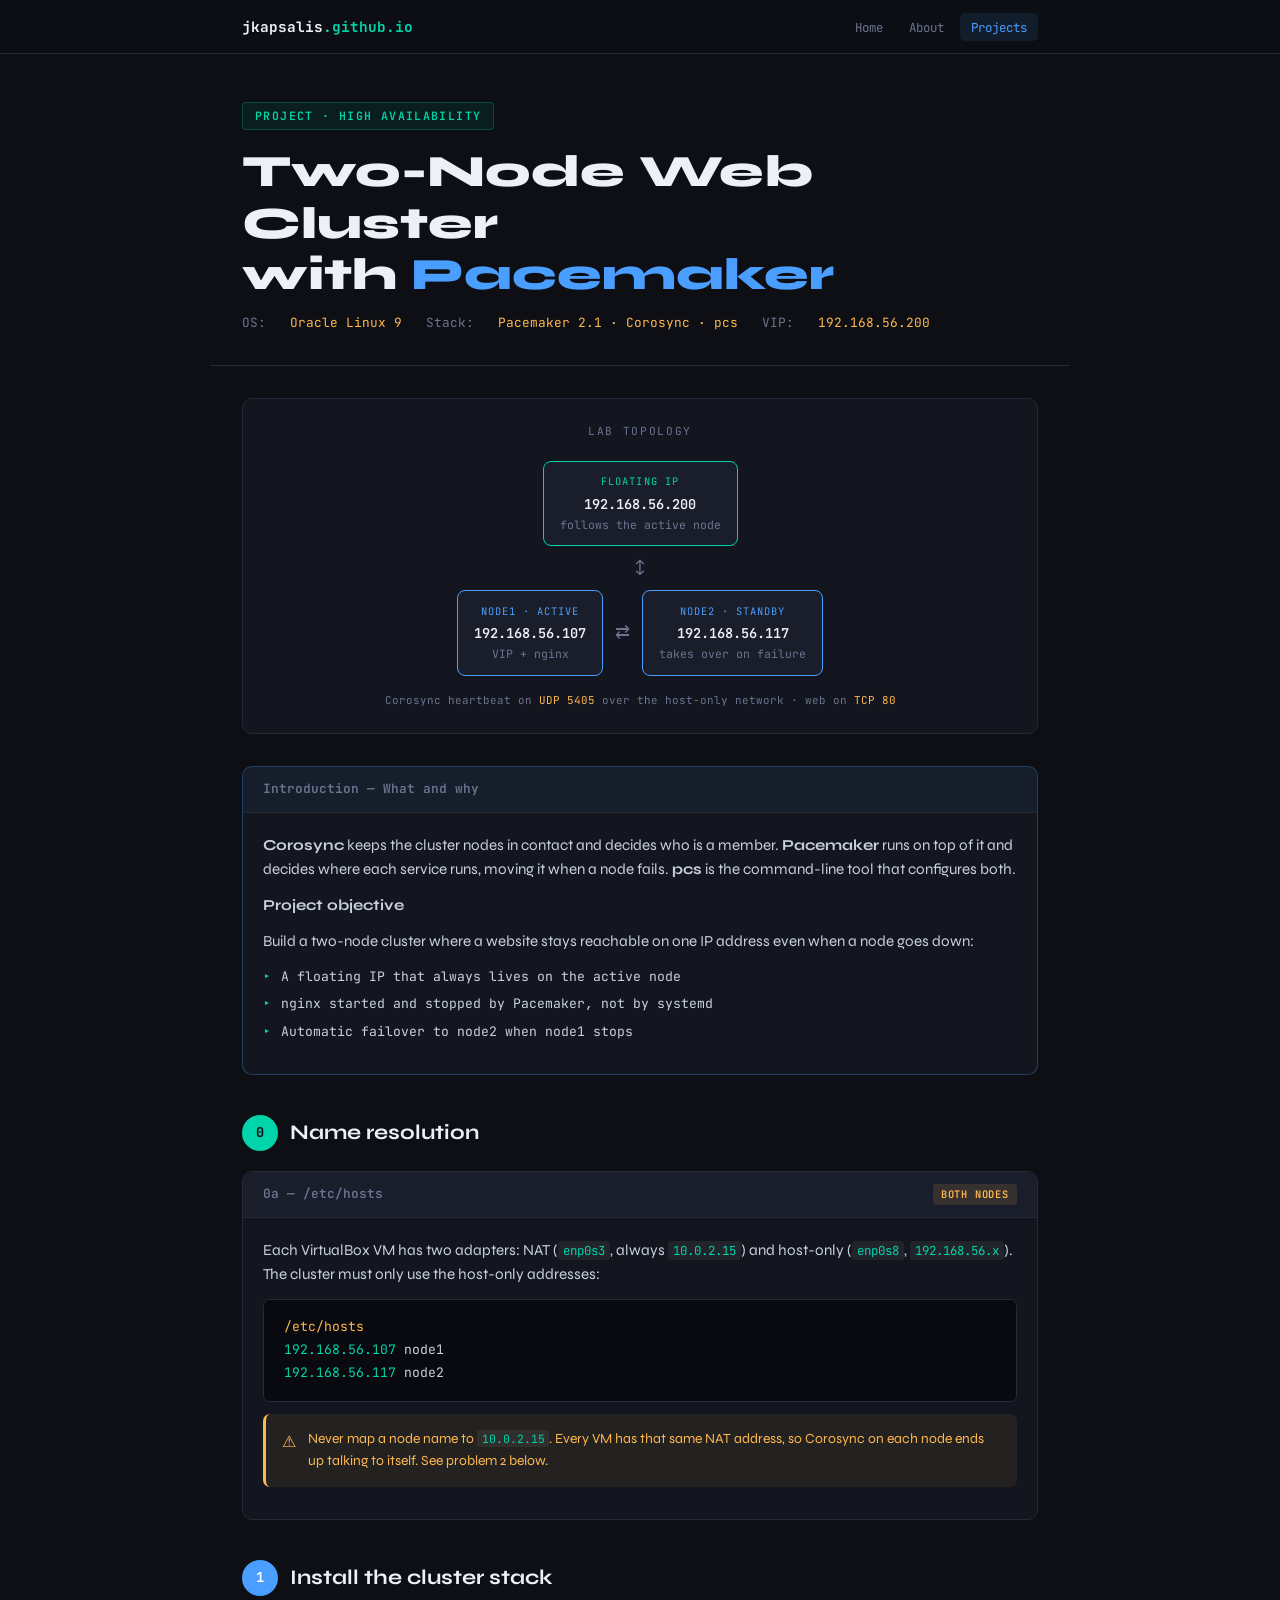
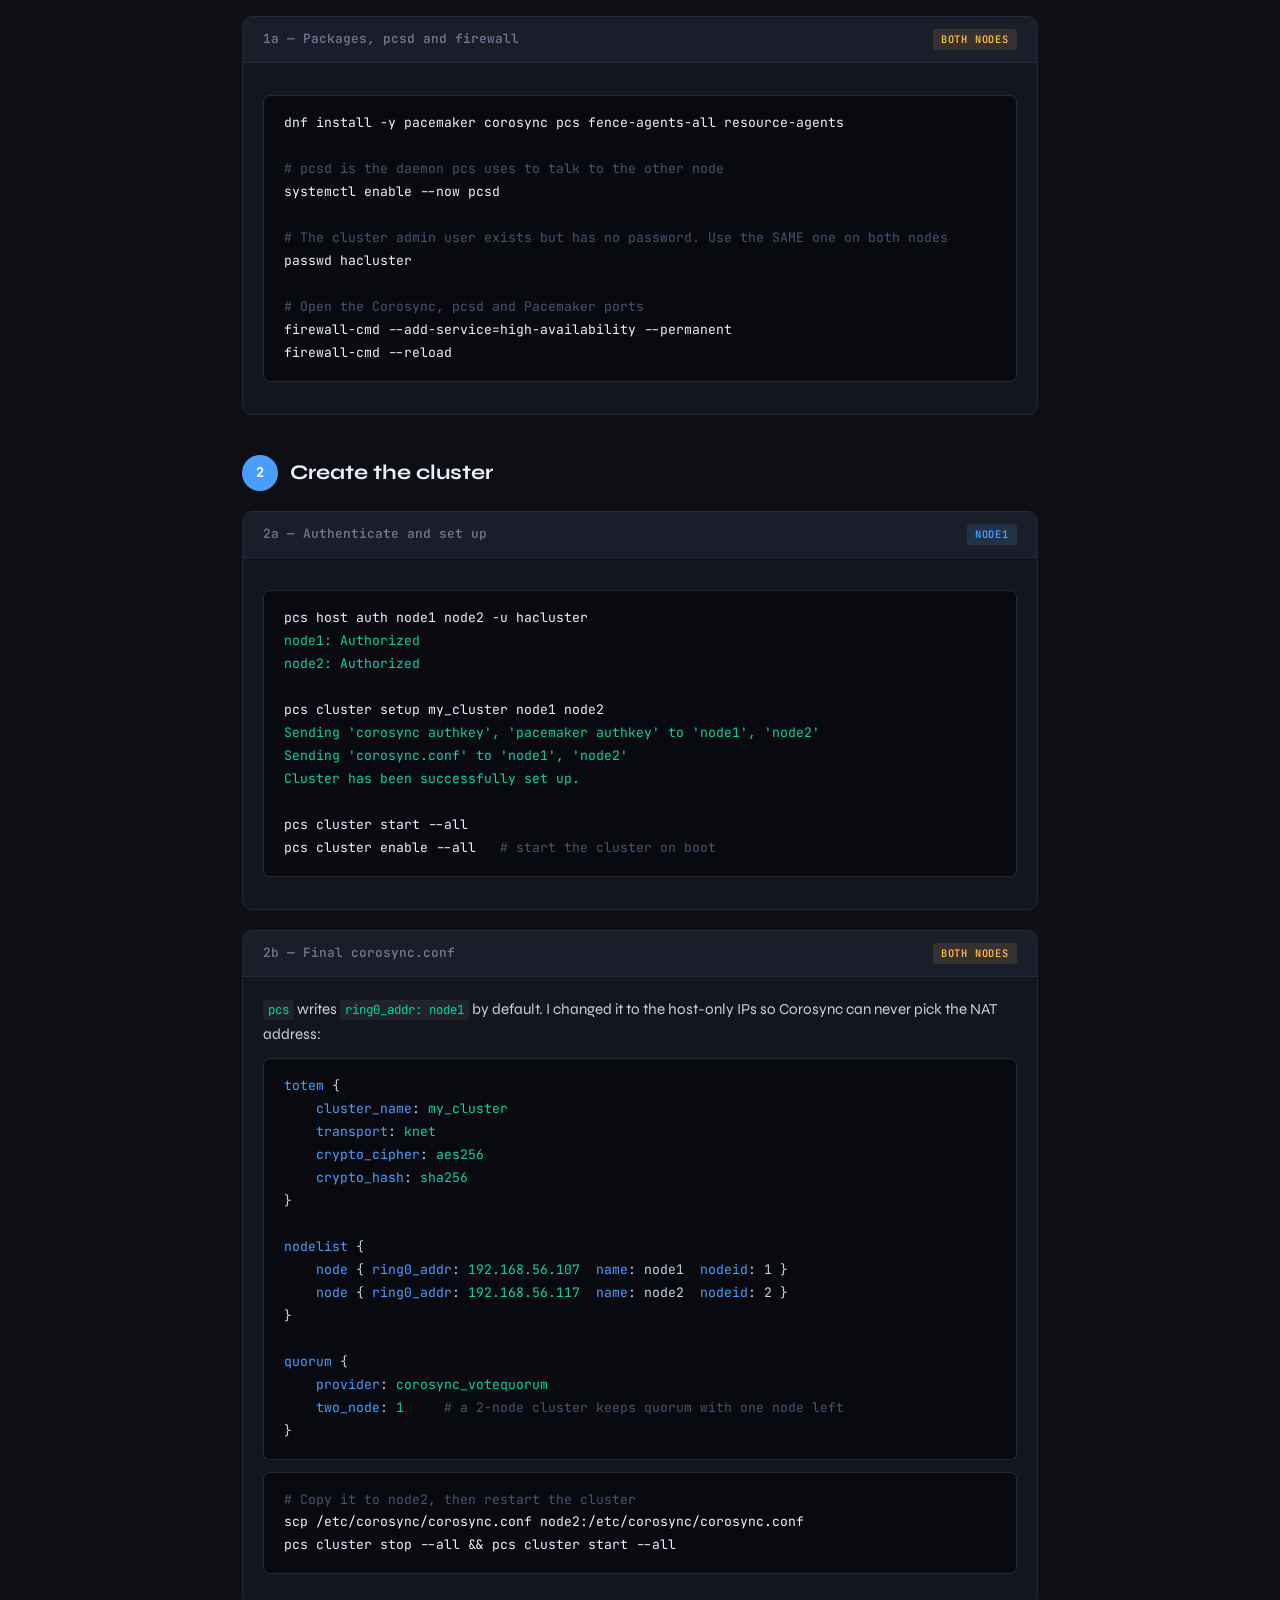
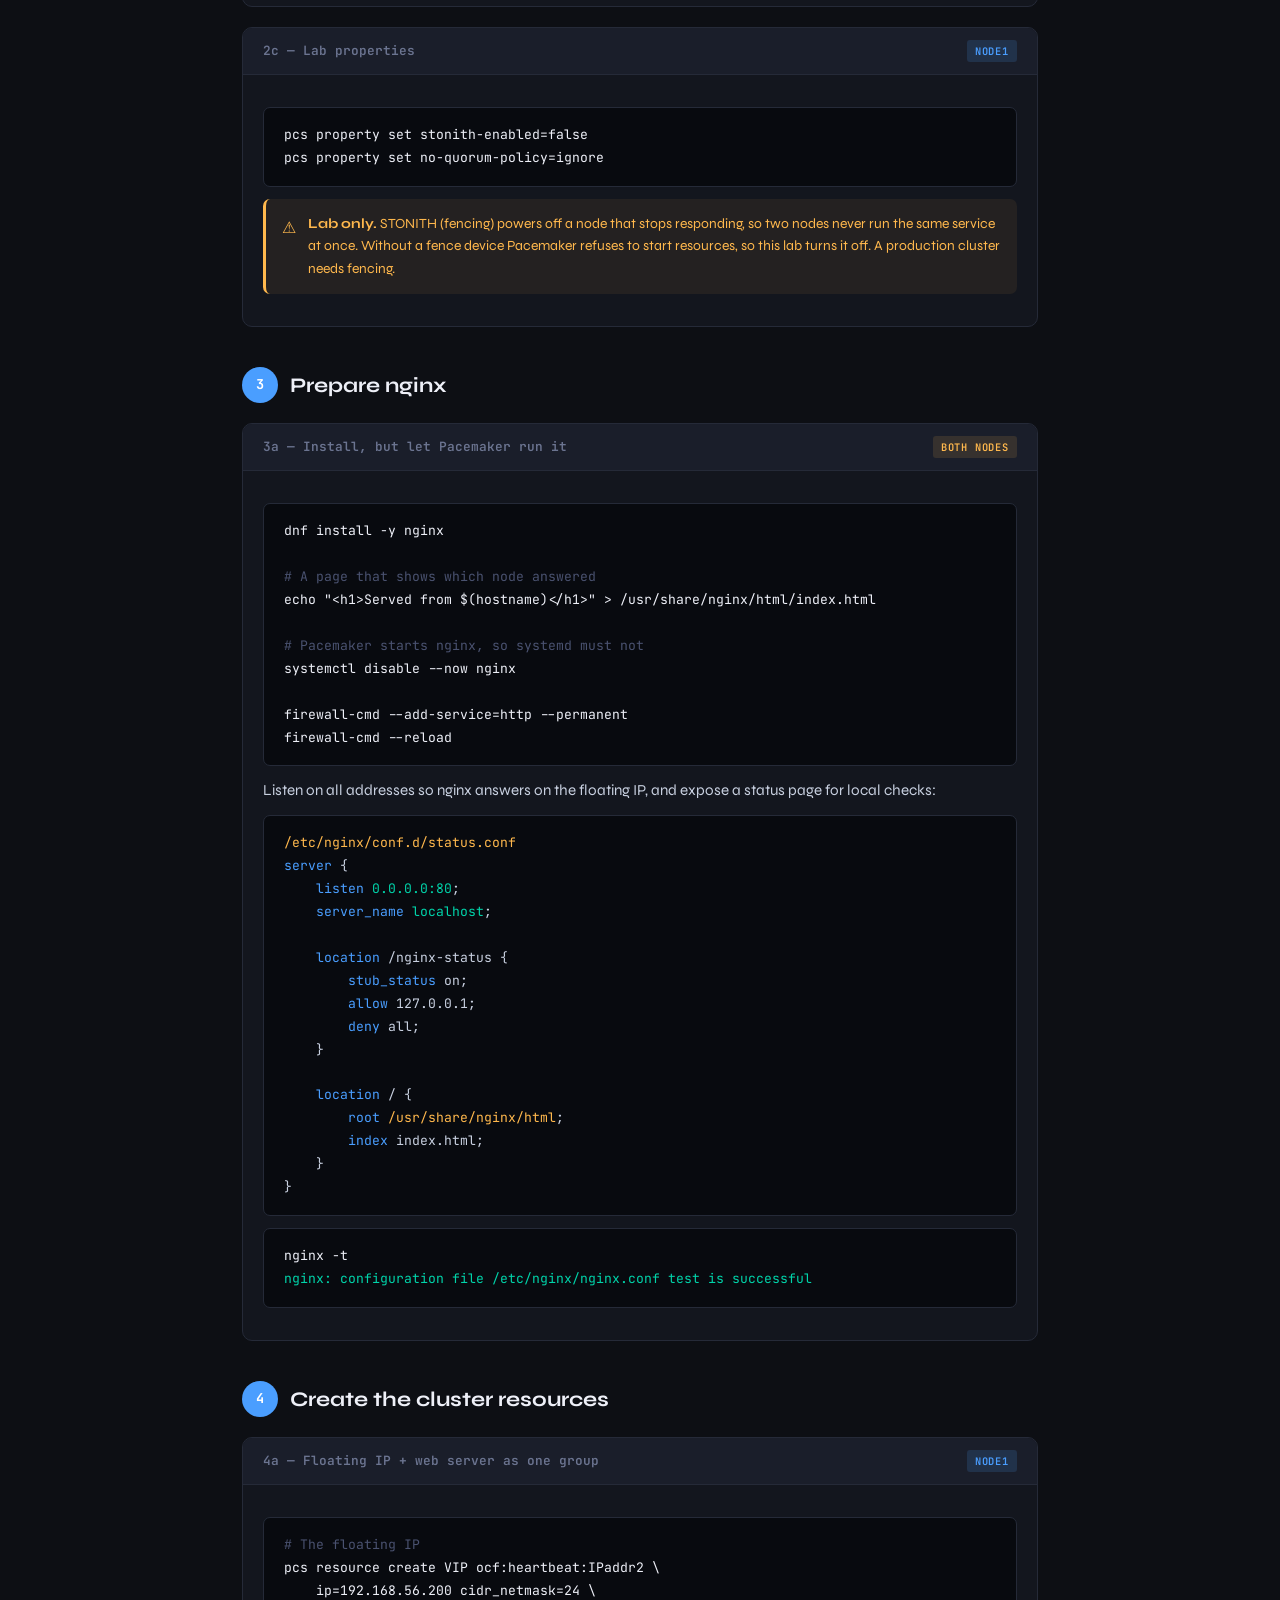
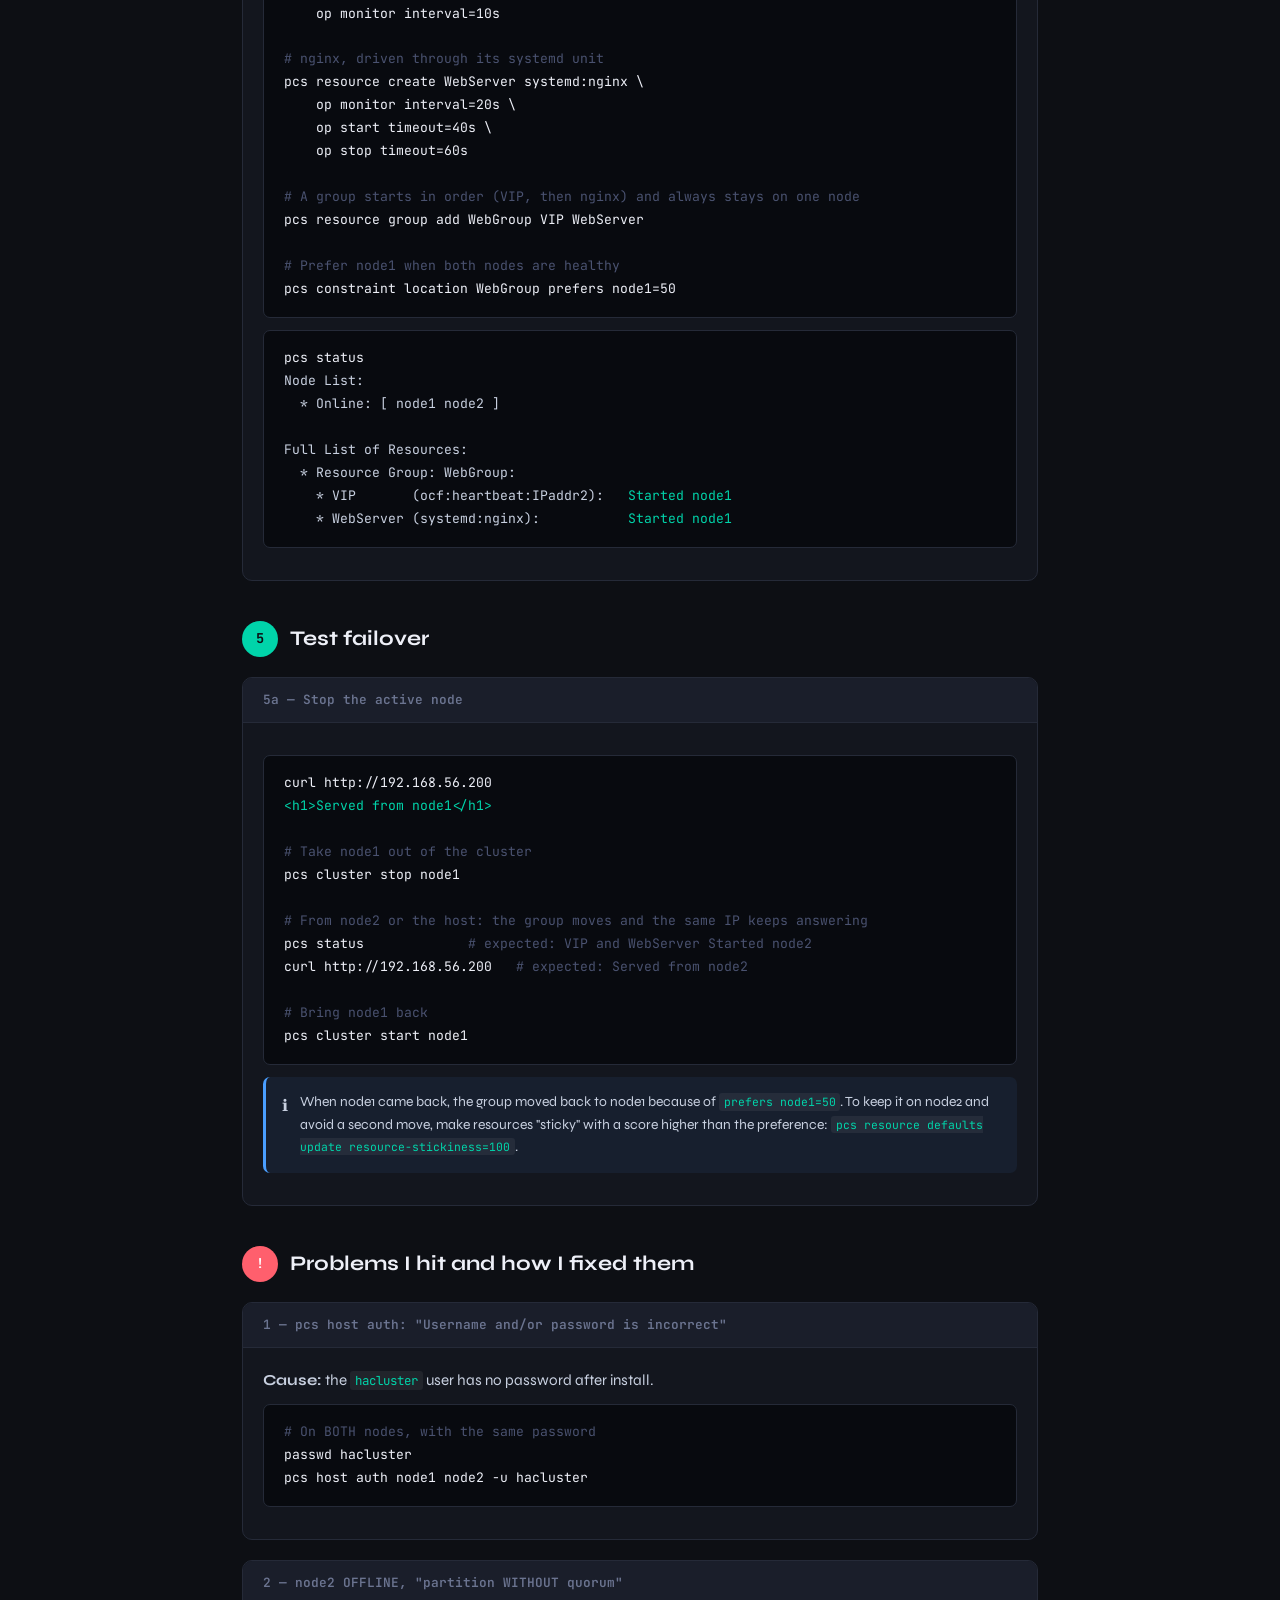
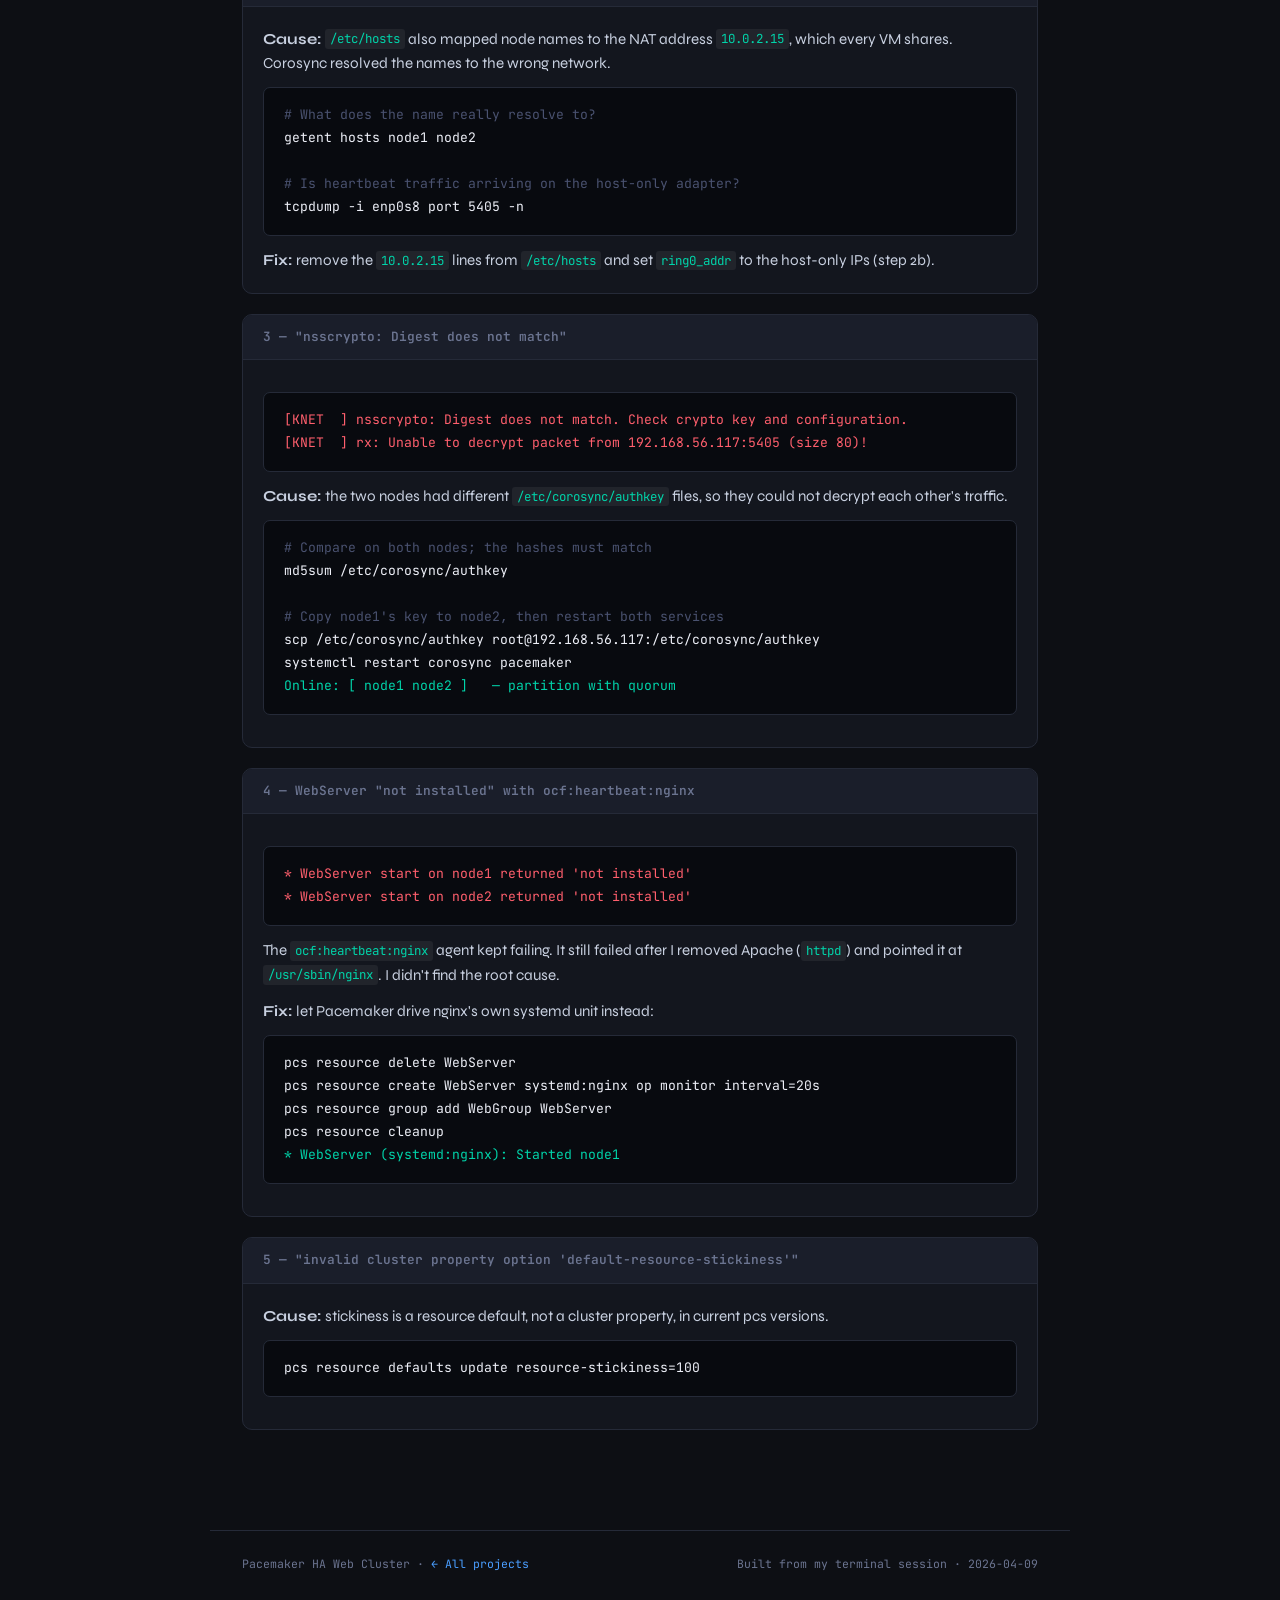
<file: projects/pacemaker/index.html>
<!DOCTYPE html>
<html lang="en">
<head>
<meta charset="UTF-8">
<meta name="viewport" content="width=device-width, initial-scale=1.0">
<title>Pacemaker HA Web Cluster — Ioannis Kapsalis</title>
<meta name="description" content="Step-by-step guide: a two-node Pacemaker and Corosync cluster on Oracle Linux 9 serving nginx behind a floating IP.">
<link rel="stylesheet" href="../../assets/style.css">
<link rel="stylesheet" href="../../assets/nav.css">
</head>
<body>

<nav class="site-nav">
  <div class="site-nav-inner">
    <a class="site-brand" href="../../">jkapsalis<span>.github.io</span></a>
    <ul class="site-links">
      <li><a href="../../">Home</a></li>
      <li><a href="../../about/">About</a></li>
      <li><a href="../" aria-current="page">Projects</a></li>
    </ul>
  </div>
</nav>

<header class="page-header">
  <div class="badge">Project · High Availability</div>
  <h1>Two-Node Web Cluster<br>with <span>Pacemaker</span></h1>
  <div class="meta">
    OS: <span>Oracle Linux 9</span>
    Stack: <span>Pacemaker 2.1 · Corosync · pcs</span>
    VIP: <span>192.168.56.200</span>
  </div>
</header>

<main>

  <!-- TOPOLOGY -->
  <div class="topology">
    <div class="topology-title">Lab topology</div>
    <div class="topo-row">
      <div class="node cyan">
        <div class="node-label">Floating IP</div>
        <div class="node-main">192.168.56.200</div>
        <div class="node-sub">follows the active node</div>
      </div>
    </div>
    <div class="topo-row" style="margin:0.5rem 0">
      <div class="arrow">↕</div>
    </div>
    <div class="topo-row">
      <div class="node blue">
        <div class="node-label">node1 · active</div>
        <div class="node-main">192.168.56.107</div>
        <div class="node-sub">VIP + nginx</div>
      </div>
      <div class="arrow side">⇄</div>
      <div class="node blue">
        <div class="node-label">node2 · standby</div>
        <div class="node-main">192.168.56.117</div>
        <div class="node-sub">takes over on failure</div>
      </div>
    </div>
    <div class="port-note">
      Corosync heartbeat on <span>UDP 5405</span> over the host-only network · web on <span>TCP 80</span>
    </div>
  </div>

  <!-- INTRO -->
  <div class="card intro">
    <div class="card-head">Introduction — What and why</div>
    <div class="card-body">
      <p>
        <strong>Corosync</strong> keeps the cluster nodes in contact and decides who is a member.
        <strong>Pacemaker</strong> runs on top of it and decides where each service runs, moving it
        when a node fails. <strong>pcs</strong> is the command-line tool that configures both.
      </p>
      <p><strong>Project objective</strong></p>
      <p>Build a two-node cluster where a website stays reachable on one IP address even when a node goes down:</p>
      <ul class="checklist">
        <li>A floating IP that always lives on the active node</li>
        <li>nginx started and stopped by Pacemaker, not by systemd</li>
        <li>Automatic failover to node2 when node1 stops</li>
      </ul>
    </div>
  </div>

  <!-- STEP 0 -->
  <div class="section-header">
    <div class="step-num cyan">0</div>
    <h2>Name resolution</h2>
  </div>

  <div class="card">
    <div class="card-head">0a — /etc/hosts <span class="tag tag-amber">Both nodes</span></div>
    <div class="card-body">
      <p>Each VirtualBox VM has two adapters: NAT (<code>enp0s3</code>, always <code>10.0.2.15</code>) and host-only (<code>enp0s8</code>, <code>192.168.56.x</code>). The cluster must only use the host-only addresses:</p>
      <pre><span class="file">/etc/hosts</span>
<span class="val">192.168.56.107</span> node1
<span class="val">192.168.56.117</span> node2</pre>
      <div class="callout warn">
        <div class="callout-icon">⚠</div>
        <div>Never map a node name to <code>10.0.2.15</code>. Every VM has that same NAT address, so Corosync on each node ends up talking to itself. See problem 2 below.</div>
      </div>
    </div>
  </div>

  <!-- STEP 1 -->
  <div class="section-header">
    <div class="step-num">1</div>
    <h2>Install the cluster stack</h2>
  </div>

  <div class="card">
    <div class="card-head">1a — Packages, pcsd and firewall <span class="tag tag-amber">Both nodes</span></div>
    <div class="card-body">
      <pre><span class="cmd">dnf install -y pacemaker corosync pcs fence-agents-all resource-agents</span>

<span class="comment"># pcsd is the daemon pcs uses to talk to the other node</span>
<span class="cmd">systemctl enable --now pcsd</span>

<span class="comment"># The cluster admin user exists but has no password. Use the SAME one on both nodes</span>
<span class="cmd">passwd hacluster</span>

<span class="comment"># Open the Corosync, pcsd and Pacemaker ports</span>
<span class="cmd">firewall-cmd --add-service=high-availability --permanent</span>
<span class="cmd">firewall-cmd --reload</span></pre>
    </div>
  </div>

  <!-- STEP 2 -->
  <div class="section-header">
    <div class="step-num">2</div>
    <h2>Create the cluster</h2>
  </div>

  <div class="card">
    <div class="card-head">2a — Authenticate and set up <span class="tag tag-blue">node1</span></div>
    <div class="card-body">
      <pre><span class="cmd">pcs host auth node1 node2 -u hacluster</span>
<span class="ok">node1: Authorized
node2: Authorized</span>

<span class="cmd">pcs cluster setup my_cluster node1 node2</span>
<span class="ok">Sending 'corosync authkey', 'pacemaker authkey' to 'node1', 'node2'
Sending 'corosync.conf' to 'node1', 'node2'
Cluster has been successfully set up.</span>

<span class="cmd">pcs cluster start --all</span>
<span class="cmd">pcs cluster enable --all</span>   <span class="comment"># start the cluster on boot</span></pre>
    </div>
  </div>

  <div class="card">
    <div class="card-head">2b — Final corosync.conf <span class="tag tag-amber">Both nodes</span></div>
    <div class="card-body">
      <p><code>pcs</code> writes <code>ring0_addr: node1</code> by default. I changed it to the host-only IPs so Corosync can never pick the NAT address:</p>
      <pre><span class="kw">totem</span> {
    <span class="kw">cluster_name</span>: <span class="val">my_cluster</span>
    <span class="kw">transport</span>: <span class="val">knet</span>
    <span class="kw">crypto_cipher</span>: <span class="val">aes256</span>
    <span class="kw">crypto_hash</span>: <span class="val">sha256</span>
}

<span class="kw">nodelist</span> {
    <span class="kw">node</span> { <span class="kw">ring0_addr</span>: <span class="val">192.168.56.107</span>  <span class="kw">name</span>: node1  <span class="kw">nodeid</span>: 1 }
    <span class="kw">node</span> { <span class="kw">ring0_addr</span>: <span class="val">192.168.56.117</span>  <span class="kw">name</span>: node2  <span class="kw">nodeid</span>: 2 }
}

<span class="kw">quorum</span> {
    <span class="kw">provider</span>: <span class="val">corosync_votequorum</span>
    <span class="kw">two_node</span>: <span class="val">1</span>     <span class="comment"># a 2-node cluster keeps quorum with one node left</span>
}</pre>
      <pre><span class="comment"># Copy it to node2, then restart the cluster</span>
<span class="cmd">scp /etc/corosync/corosync.conf node2:/etc/corosync/corosync.conf</span>
<span class="cmd">pcs cluster stop --all &amp;&amp; pcs cluster start --all</span></pre>
    </div>
  </div>

  <div class="card">
    <div class="card-head">2c — Lab properties <span class="tag tag-blue">node1</span></div>
    <div class="card-body">
      <pre><span class="cmd">pcs property set stonith-enabled=false</span>
<span class="cmd">pcs property set no-quorum-policy=ignore</span></pre>
      <div class="callout warn">
        <div class="callout-icon">⚠</div>
        <div><strong>Lab only.</strong> STONITH (fencing) powers off a node that stops responding, so two nodes never run the same service at once. Without a fence device Pacemaker refuses to start resources, so this lab turns it off. A production cluster needs fencing.</div>
      </div>
    </div>
  </div>

  <!-- STEP 3 -->
  <div class="section-header">
    <div class="step-num">3</div>
    <h2>Prepare nginx</h2>
  </div>

  <div class="card">
    <div class="card-head">3a — Install, but let Pacemaker run it <span class="tag tag-amber">Both nodes</span></div>
    <div class="card-body">
      <pre><span class="cmd">dnf install -y nginx</span>

<span class="comment"># A page that shows which node answered</span>
<span class="cmd">echo "&lt;h1&gt;Served from $(hostname)&lt;/h1&gt;" &gt; /usr/share/nginx/html/index.html</span>

<span class="comment"># Pacemaker starts nginx, so systemd must not</span>
<span class="cmd">systemctl disable --now nginx</span>

<span class="cmd">firewall-cmd --add-service=http --permanent</span>
<span class="cmd">firewall-cmd --reload</span></pre>
      <p>Listen on all addresses so nginx answers on the floating IP, and expose a status page for local checks:</p>
      <pre><span class="file">/etc/nginx/conf.d/status.conf</span>
<span class="kw">server</span> {
    <span class="kw">listen</span> <span class="val">0.0.0.0:80</span>;
    <span class="kw">server_name</span> <span class="val">localhost</span>;

    <span class="kw">location</span> /nginx-status {
        <span class="kw">stub_status</span> on;
        <span class="kw">allow</span> 127.0.0.1;
        <span class="kw">deny</span> all;
    }

    <span class="kw">location</span> / {
        <span class="kw">root</span> <span class="file">/usr/share/nginx/html</span>;
        <span class="kw">index</span> index.html;
    }
}</pre>
      <pre><span class="cmd">nginx -t</span>
<span class="ok">nginx: configuration file /etc/nginx/nginx.conf test is successful</span></pre>
    </div>
  </div>

  <!-- STEP 4 -->
  <div class="section-header">
    <div class="step-num">4</div>
    <h2>Create the cluster resources</h2>
  </div>

  <div class="card">
    <div class="card-head">4a — Floating IP + web server as one group <span class="tag tag-blue">node1</span></div>
    <div class="card-body">
      <pre><span class="comment"># The floating IP</span>
<span class="cmd">pcs resource create VIP ocf:heartbeat:IPaddr2 \
    ip=192.168.56.200 cidr_netmask=24 \
    op monitor interval=10s</span>

<span class="comment"># nginx, driven through its systemd unit</span>
<span class="cmd">pcs resource create WebServer systemd:nginx \
    op monitor interval=20s \
    op start timeout=40s \
    op stop timeout=60s</span>

<span class="comment"># A group starts in order (VIP, then nginx) and always stays on one node</span>
<span class="cmd">pcs resource group add WebGroup VIP WebServer</span>

<span class="comment"># Prefer node1 when both nodes are healthy</span>
<span class="cmd">pcs constraint location WebGroup prefers node1=50</span></pre>
      <pre><span class="cmd">pcs status</span>
Node List:
  * Online: [ node1 node2 ]

Full List of Resources:
  * Resource Group: WebGroup:
    * VIP       (ocf:heartbeat:IPaddr2):   <span class="ok">Started node1</span>
    * WebServer (systemd:nginx):           <span class="ok">Started node1</span></pre>
    </div>
  </div>

  <!-- STEP 5 -->
  <div class="section-header">
    <div class="step-num cyan">5</div>
    <h2>Test failover</h2>
  </div>

  <div class="card">
    <div class="card-head">5a — Stop the active node</div>
    <div class="card-body">
      <pre><span class="cmd">curl http://192.168.56.200</span>
<span class="ok">&lt;h1&gt;Served from node1&lt;/h1&gt;</span>

<span class="comment"># Take node1 out of the cluster</span>
<span class="cmd">pcs cluster stop node1</span>

<span class="comment"># From node2 or the host: the group moves and the same IP keeps answering</span>
<span class="cmd">pcs status</span>             <span class="comment"># expected: VIP and WebServer Started node2</span>
<span class="cmd">curl http://192.168.56.200</span>   <span class="comment"># expected: Served from node2</span>

<span class="comment"># Bring node1 back</span>
<span class="cmd">pcs cluster start node1</span></pre>
      <div class="callout info">
        <div class="callout-icon">ℹ</div>
        <div>
          When node1 came back, the group moved back to node1 because of <code>prefers node1=50</code>.
          To keep it on node2 and avoid a second move, make resources "sticky" with a score higher than the
          preference: <code>pcs resource defaults update resource-stickiness=100</code>.
        </div>
      </div>
    </div>
  </div>

  <!-- PROBLEMS -->
  <div class="section-header">
    <div class="step-num" style="background:var(--red)">!</div>
    <h2>Problems I hit and how I fixed them</h2>
  </div>

  <div class="card">
    <div class="card-head">1 — pcs host auth: "Username and/or password is incorrect"</div>
    <div class="card-body">
      <p><strong>Cause:</strong> the <code>hacluster</code> user has no password after install.</p>
      <pre><span class="comment"># On BOTH nodes, with the same password</span>
<span class="cmd">passwd hacluster</span>
<span class="cmd">pcs host auth node1 node2 -u hacluster</span></pre>
    </div>
  </div>

  <div class="card">
    <div class="card-head">2 — node2 OFFLINE, "partition WITHOUT quorum"</div>
    <div class="card-body">
      <p><strong>Cause:</strong> <code>/etc/hosts</code> also mapped node names to the NAT address <code>10.0.2.15</code>, which every VM shares. Corosync resolved the names to the wrong network.</p>
      <pre><span class="comment"># What does the name really resolve to?</span>
<span class="cmd">getent hosts node1 node2</span>

<span class="comment"># Is heartbeat traffic arriving on the host-only adapter?</span>
<span class="cmd">tcpdump -i enp0s8 port 5405 -n</span></pre>
      <p><strong>Fix:</strong> remove the <code>10.0.2.15</code> lines from <code>/etc/hosts</code> and set <code>ring0_addr</code> to the host-only IPs (step 2b).</p>
    </div>
  </div>

  <div class="card">
    <div class="card-head">3 — "nsscrypto: Digest does not match"</div>
    <div class="card-body">
      <pre><span class="err">[KNET  ] nsscrypto: Digest does not match. Check crypto key and configuration.
[KNET  ] rx: Unable to decrypt packet from 192.168.56.117:5405 (size 80)!</span></pre>
      <p><strong>Cause:</strong> the two nodes had different <code>/etc/corosync/authkey</code> files, so they could not decrypt each other's traffic.</p>
      <pre><span class="comment"># Compare on both nodes; the hashes must match</span>
<span class="cmd">md5sum /etc/corosync/authkey</span>

<span class="comment"># Copy node1's key to node2, then restart both services</span>
<span class="cmd">scp /etc/corosync/authkey root@192.168.56.117:/etc/corosync/authkey</span>
<span class="cmd">systemctl restart corosync pacemaker</span>
<span class="ok">Online: [ node1 node2 ]   — partition with quorum</span></pre>
    </div>
  </div>

  <div class="card">
    <div class="card-head">4 — WebServer "not installed" with ocf:heartbeat:nginx</div>
    <div class="card-body">
      <pre><span class="err">* WebServer start on node1 returned 'not installed'
* WebServer start on node2 returned 'not installed'</span></pre>
      <p>
        The <code>ocf:heartbeat:nginx</code> agent kept failing. It still failed after I removed Apache (<code>httpd</code>)
        and pointed it at <code>/usr/sbin/nginx</code>. I didn't find the root cause.
      </p>
      <p><strong>Fix:</strong> let Pacemaker drive nginx's own systemd unit instead:</p>
      <pre><span class="cmd">pcs resource delete WebServer</span>
<span class="cmd">pcs resource create WebServer systemd:nginx op monitor interval=20s</span>
<span class="cmd">pcs resource group add WebGroup WebServer</span>
<span class="cmd">pcs resource cleanup</span>
<span class="ok">* WebServer (systemd:nginx): Started node1</span></pre>
    </div>
  </div>

  <div class="card">
    <div class="card-head">5 — "invalid cluster property option 'default-resource-stickiness'"</div>
    <div class="card-body">
      <p><strong>Cause:</strong> stickiness is a resource default, not a cluster property, in current pcs versions.</p>
      <pre><span class="cmd">pcs resource defaults update resource-stickiness=100</span></pre>
    </div>
  </div>

</main>

<footer>
  <div>Pacemaker HA Web Cluster · <a href="../">← All projects</a></div>
  <div>Built from my terminal session · 2026-04-09</div>
</footer>

</body>
</html>
</file>
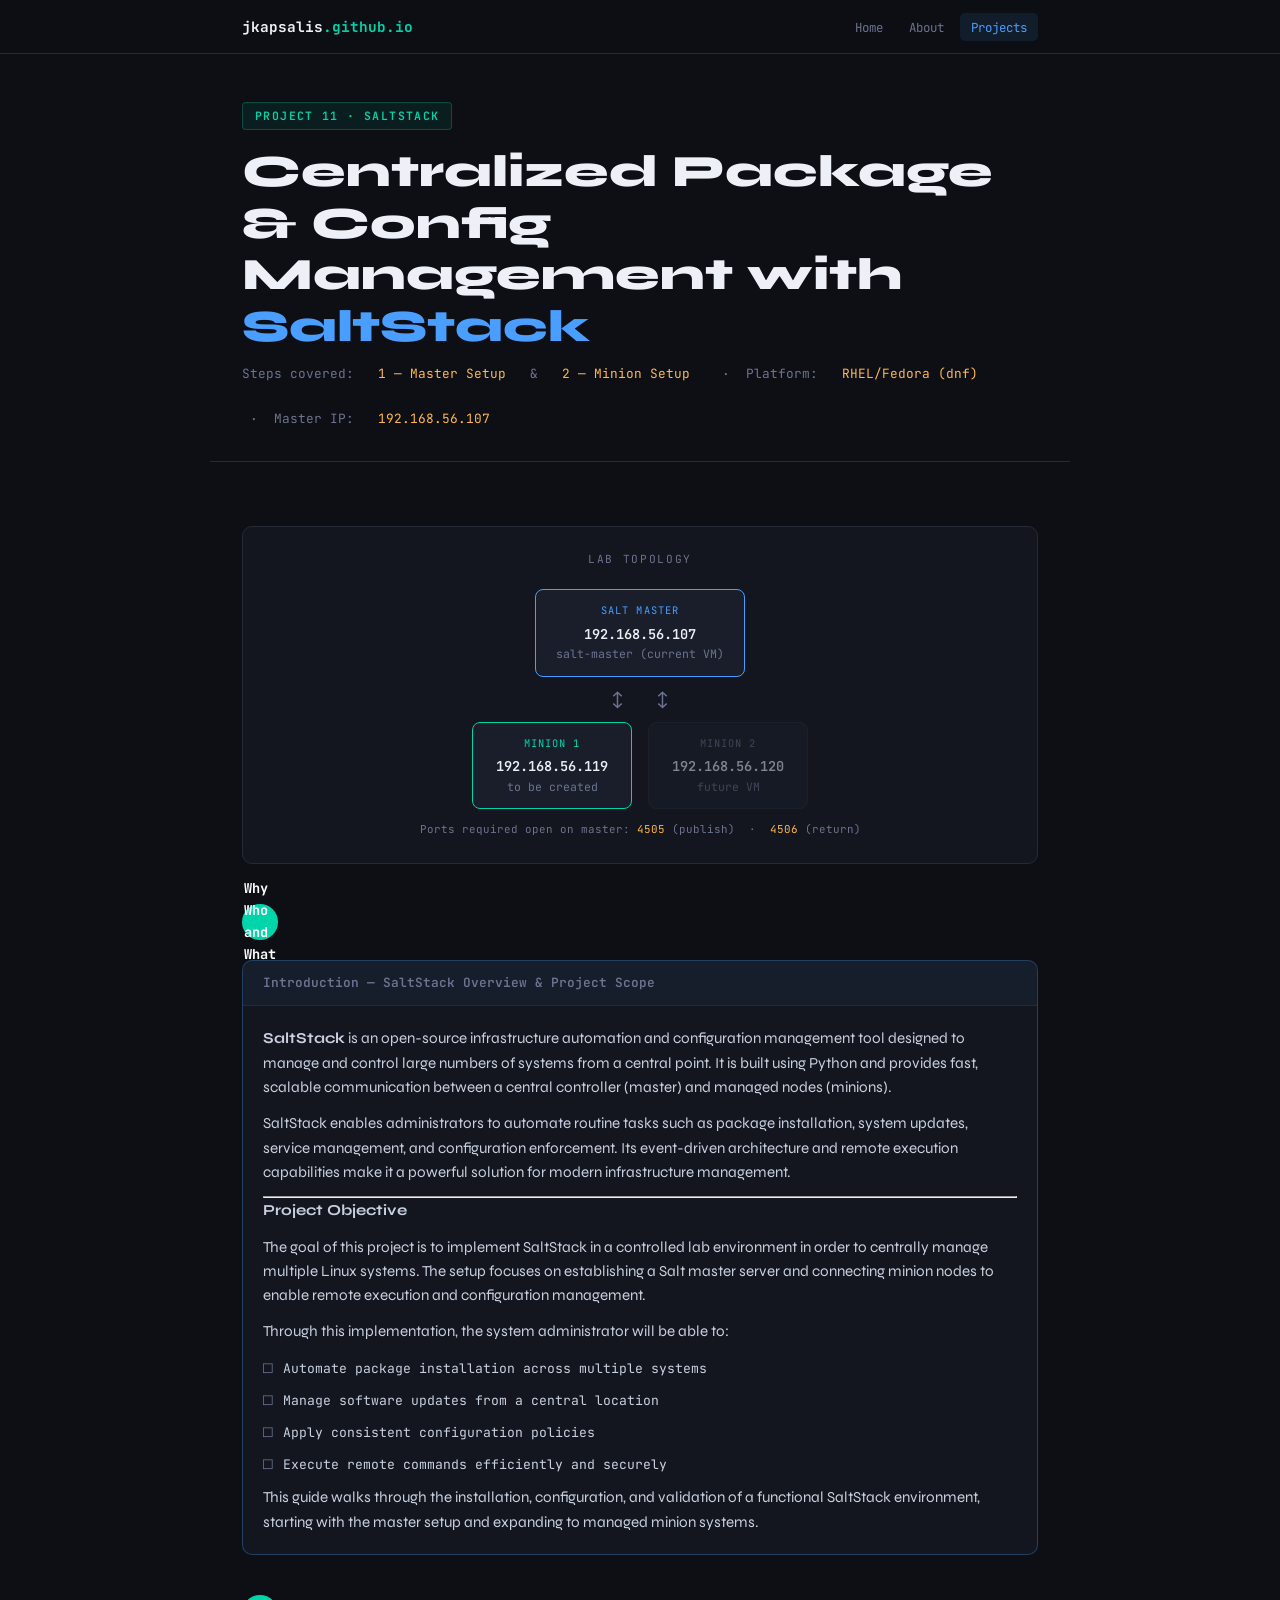
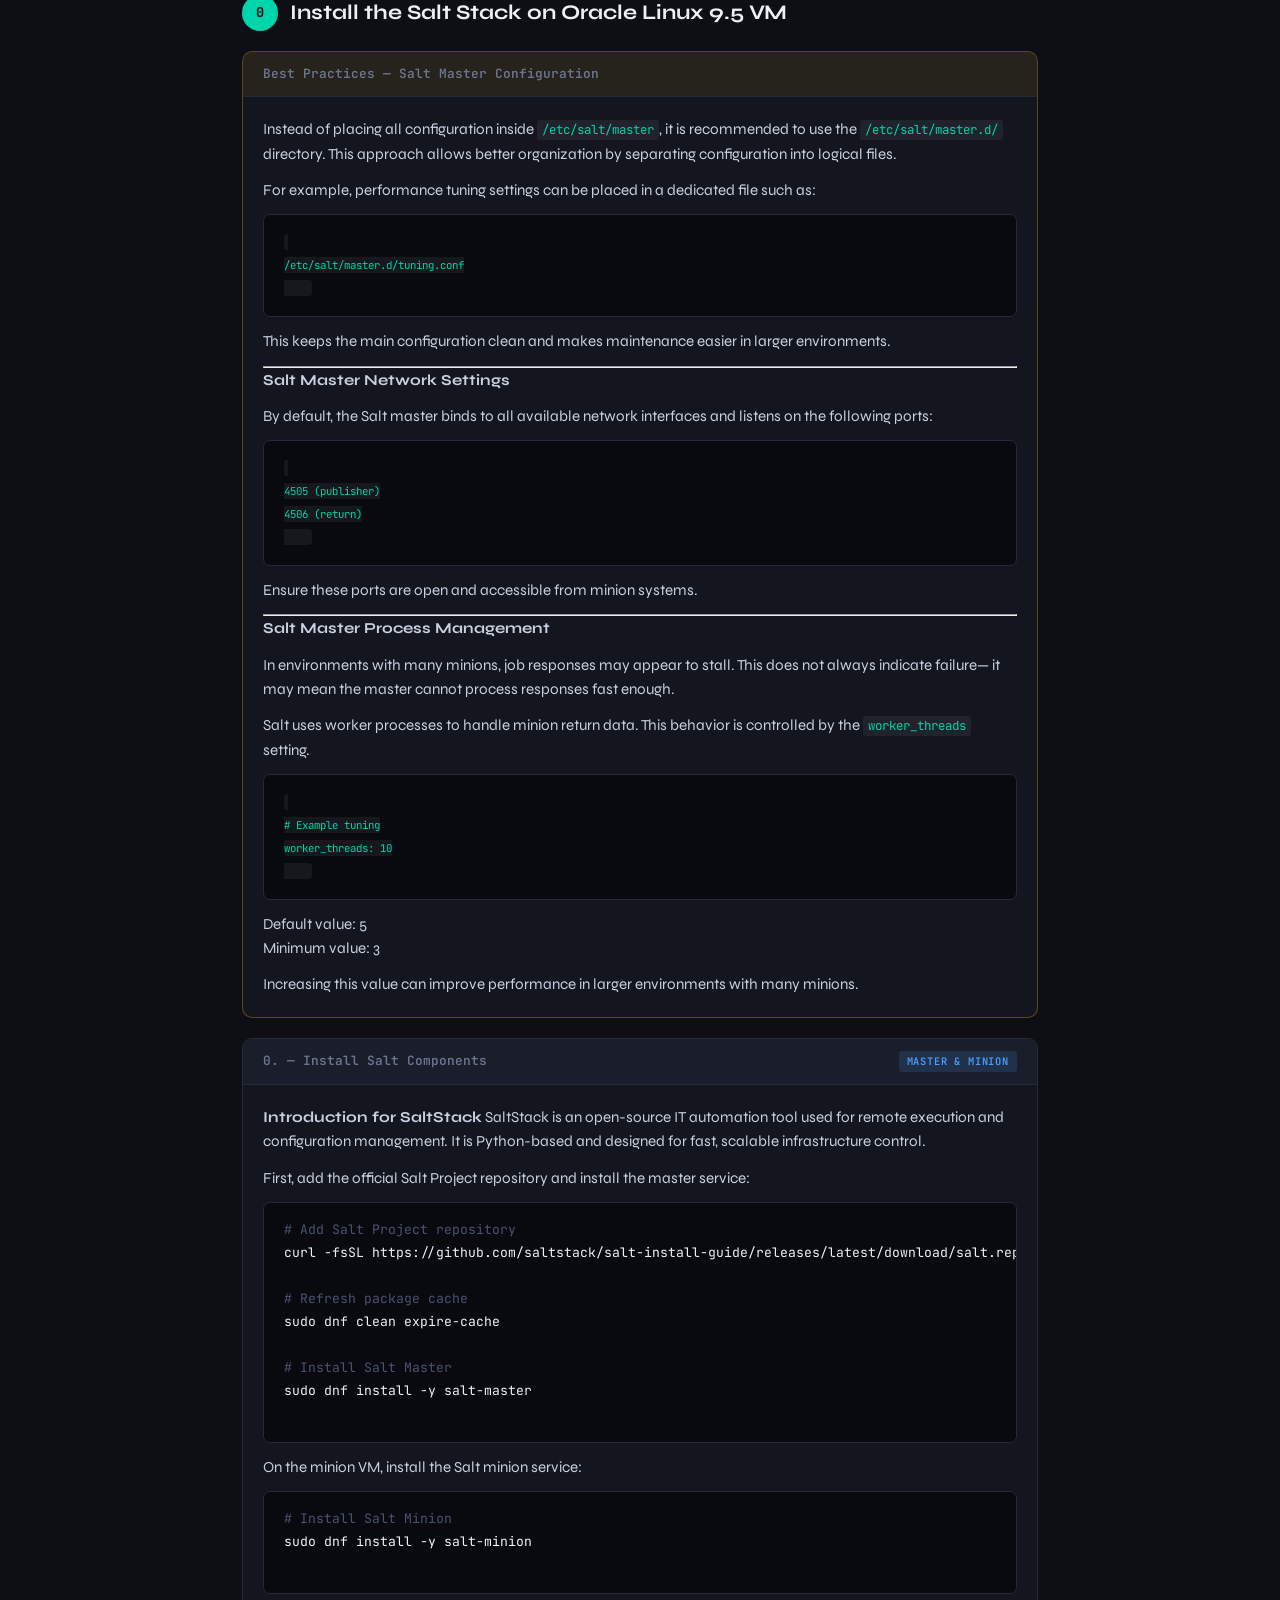
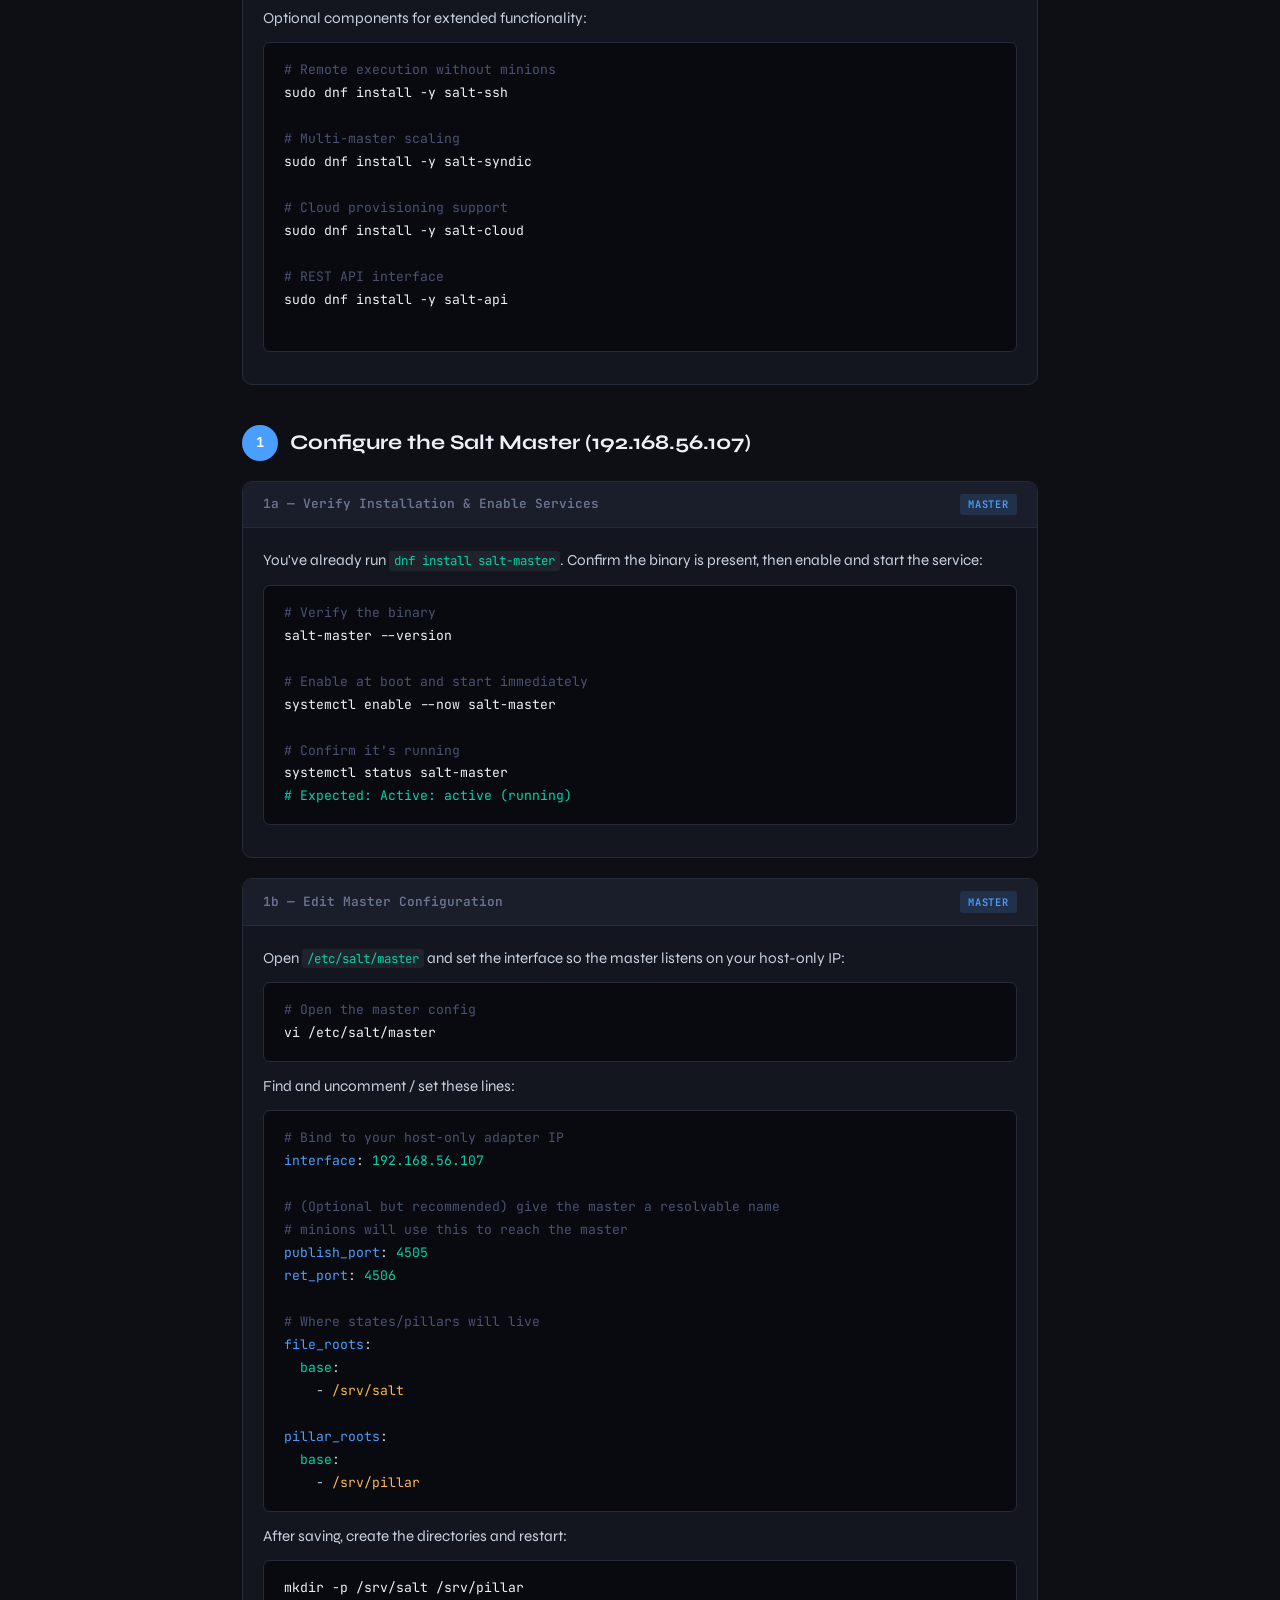
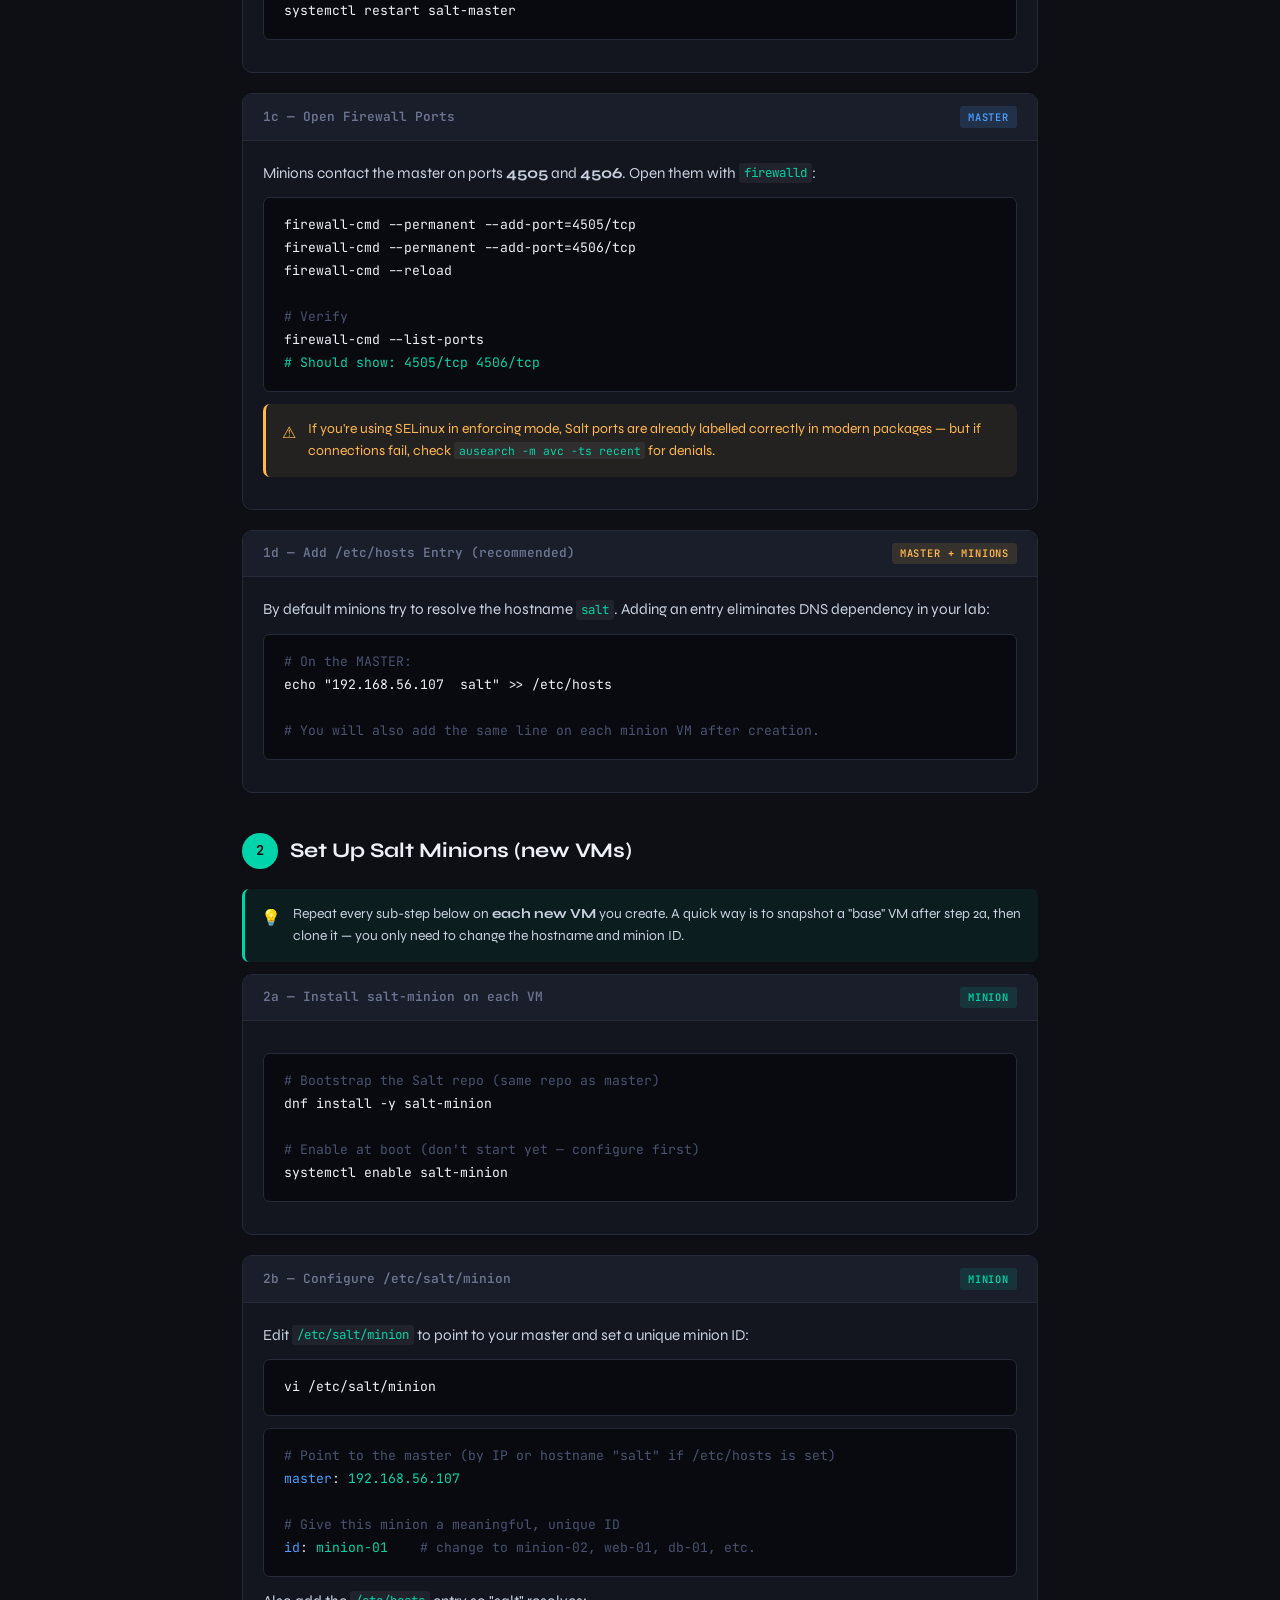
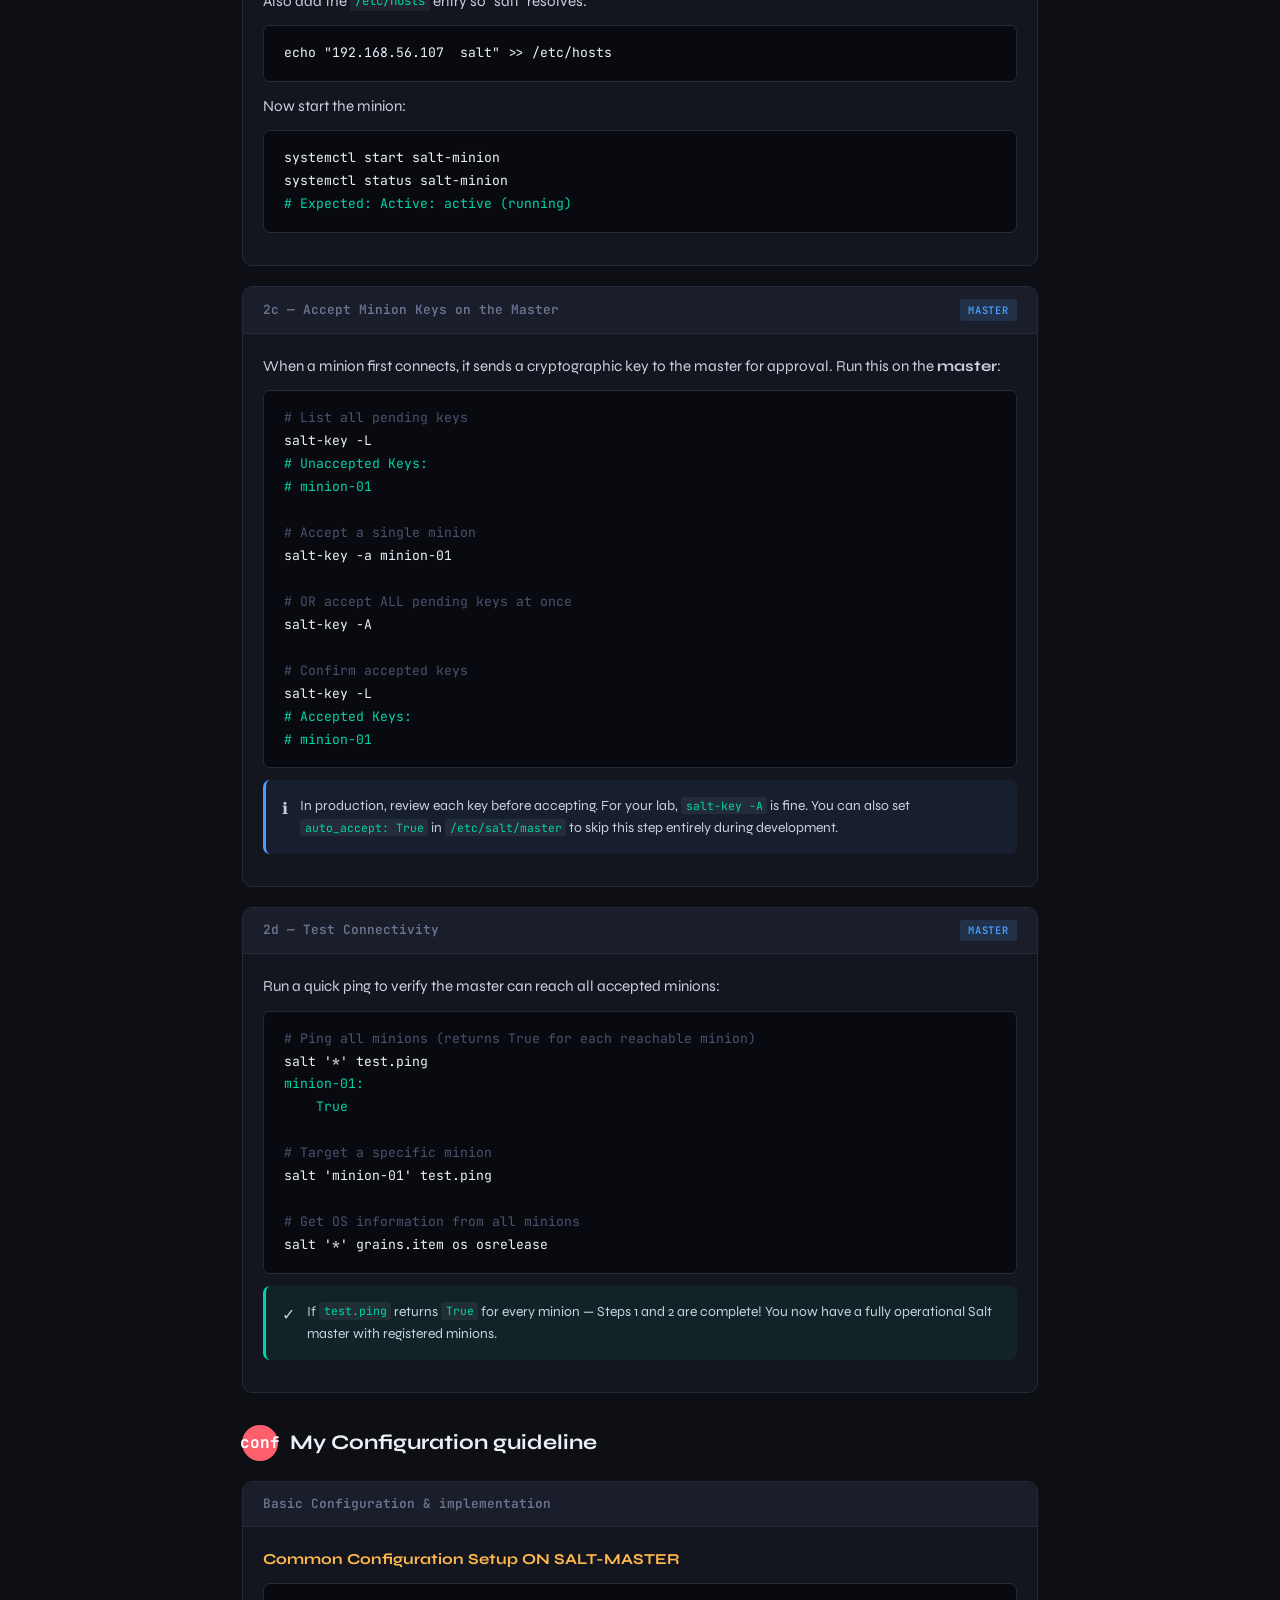
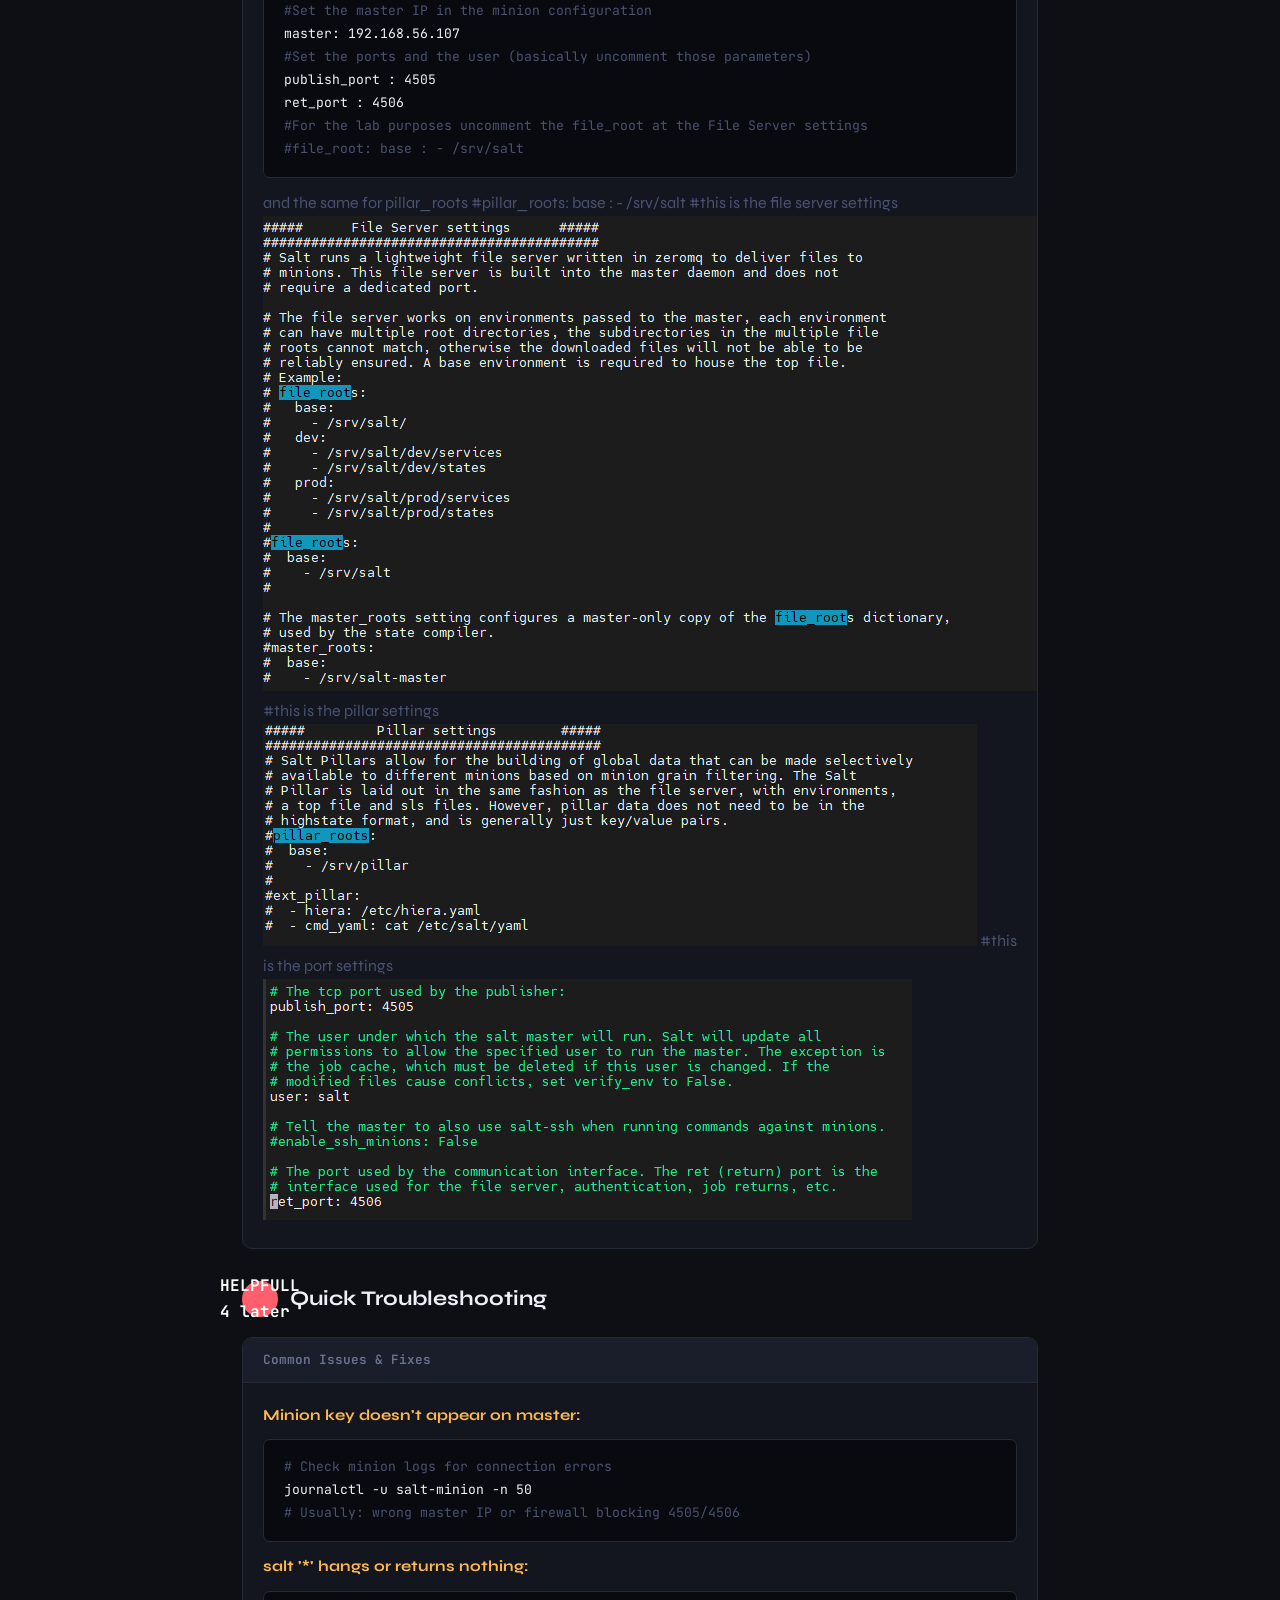
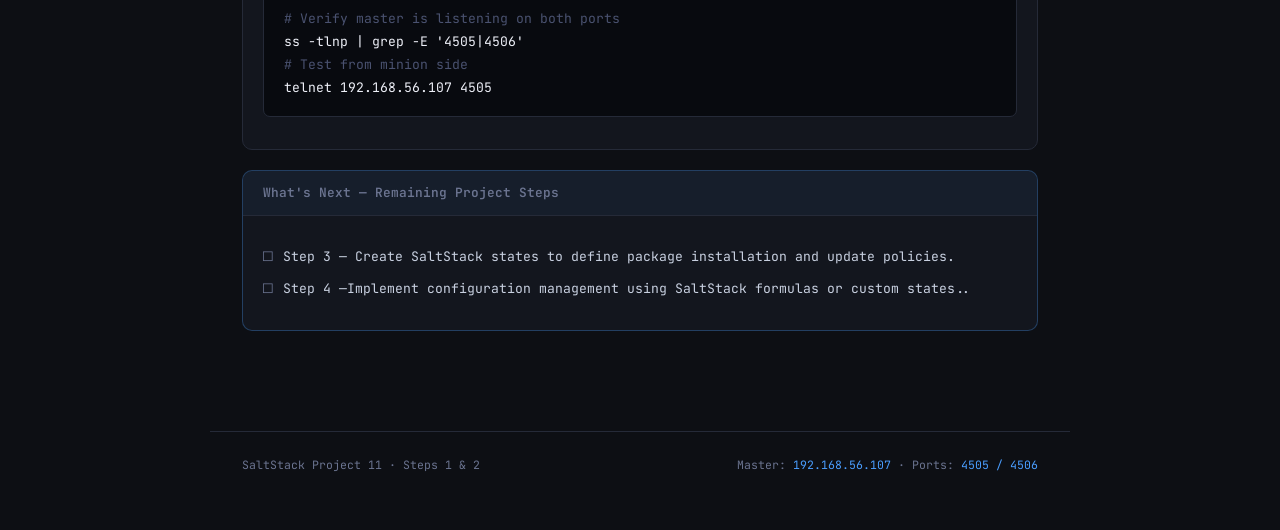
<file: projects/saltstack/index.html>
<!DOCTYPE html>
<html lang="en">
<head>
<meta charset="UTF-8">
<meta name="viewport" content="width=device-width, initial-scale=1.0">
<title>SaltStack Setup Guide — Project 11</title>
<style>
  @import url('https://fonts.googleapis.com/css2?family=JetBrains+Mono:wght@400;600;700&family=Syne:wght@400;600;700;800&display=swap');

  :root {
    --bg: #0d0f14;
    --surface: #13161e;
    --surface2: #1a1e2a;
    --border: #252a38;
    --salt-blue: #4a9eff;
    --salt-cyan: #00d4aa;
    --salt-amber: #ffb84d;
    --salt-red: #ff5f6d;
    --text: #c8d0e0;
    --text-dim: #6b7490;
    --text-bright: #eef0f8;
    --step-w: 680px;
  }

  * { box-sizing: border-box; margin: 0; padding: 0; }

  body {
    background: var(--bg);
    color: var(--text);
    font-family: 'Syne', sans-serif;
    line-height: 1.6;
    min-height: 100vh;
  }

  /* ── HEADER ── */
  header {
    padding: 3rem 2rem 2rem;
    max-width: 860px;
    margin: 0 auto;
    border-bottom: 1px solid var(--border);
  }

  .badge {
    display: inline-block;
    font-family: 'JetBrains Mono', monospace;
    font-size: 0.72rem;
    font-weight: 600;
    color: var(--salt-cyan);
    background: rgba(0, 212, 170, 0.08);
    border: 1px solid rgba(0, 212, 170, 0.25);
    padding: 0.25rem 0.75rem;
    border-radius: 4px;
    letter-spacing: 0.12em;
    text-transform: uppercase;
    margin-bottom: 1rem;
  }

  h1 {
    font-size: clamp(1.8rem, 4vw, 2.8rem);
    font-weight: 800;
    color: var(--text-bright);
    line-height: 1.15;
    margin-bottom: 0.75rem;
  }

  h1 span { color: var(--salt-blue); }

  .meta {
    font-family: 'JetBrains Mono', monospace;
    font-size: 0.8rem;
    color: var(--text-dim);
    display: flex;
    gap: 1.5rem;
    flex-wrap: wrap;
  }

  .meta span { color: var(--salt-amber); }

  /* ── LAYOUT ── */
  main {
    max-width: 860px;
    margin: 0 auto;
    padding: 2rem;
  }

  /* ── TOPOLOGY DIAGRAM ── */
  .topology {
    background: var(--surface);
    border: 1px solid var(--border);
    border-radius: 10px;
    padding: 1.5rem;
    margin: 2rem 0;
    text-align: center;
  }

  .topology-title {
    font-family: 'JetBrains Mono', monospace;
    font-size: 0.7rem;
    text-transform: uppercase;
    letter-spacing: 0.15em;
    color: var(--text-dim);
    margin-bottom: 1.25rem;
  }

  .topo-row {
    display: flex;
    justify-content: center;
    align-items: center;
    gap: 1rem;
    flex-wrap: wrap;
    margin-bottom: 0.5rem;
  }

  .node {
    background: var(--surface2);
    border: 1.5px solid var(--border);
    border-radius: 8px;
    padding: 0.75rem 1.25rem;
    font-family: 'JetBrains Mono', monospace;
    font-size: 0.8rem;
    min-width: 160px;
  }

  .node.master { border-color: var(--salt-blue); }
  .node.minion { border-color: var(--salt-cyan); }
  .node.future { border-color: var(--border); opacity: 0.5; }

  .node-label {
    font-size: 0.65rem;
    text-transform: uppercase;
    letter-spacing: 0.1em;
    margin-bottom: 0.3rem;
  }
  .master .node-label { color: var(--salt-blue); }
  .minion .node-label { color: var(--salt-cyan); }
  .future .node-label { color: var(--text-dim); }

  .node-ip { color: var(--text-bright); font-weight: 600; font-size: 0.85rem; }
  .node-name { color: var(--text-dim); font-size: 0.72rem; }

  .arrow {
    color: var(--text-dim);
    font-size: 1.2rem;
  }

  .port-note {
    font-family: 'JetBrains Mono', monospace;
    font-size: 0.68rem;
    color: var(--text-dim);
    margin-top: 0.75rem;
  }
  .port-note span { color: var(--salt-amber); }

  /* ── SECTION TITLES ── */
  .section-header {
    display: flex;
    align-items: center;
    gap: 0.75rem;
    margin: 2.5rem 0 1.25rem;
  }

  .step-num {
    width: 36px;
    height: 36px;
    border-radius: 50%;
    background: var(--salt-blue);
    color: #fff;
    font-family: 'JetBrains Mono', monospace;
    font-weight: 700;
    font-size: 0.85rem;
    display: flex;
    align-items: center;
    justify-content: center;
    flex-shrink: 0;
  }

  .step-num.cyan { background: var(--salt-cyan); color: #0d0f14; }

  h2 {
    font-size: 1.3rem;
    font-weight: 700;
    color: var(--text-bright);
  }

  /* ── CARDS ── */
  .card {
    background: var(--surface);
    border: 1px solid var(--border);
    border-radius: 10px;
    margin-bottom: 1.25rem;
    overflow: hidden;
  }

  .card-head {
    padding: 0.75rem 1.25rem;
    background: var(--surface2);
    border-bottom: 1px solid var(--border);
    font-size: 0.8rem;
    font-weight: 600;
    color: var(--text-dim);
    font-family: 'JetBrains Mono', monospace;
    display: flex;
    justify-content: space-between;
    align-items: center;
  }

  .card-head .tag {
    font-size: 0.65rem;
    padding: 0.15rem 0.5rem;
    border-radius: 3px;
    text-transform: uppercase;
    letter-spacing: 0.08em;
  }

  .tag-master { background: rgba(74,158,255,0.15); color: var(--salt-blue); }
  .tag-minion { background: rgba(0,212,170,0.12); color: var(--salt-cyan); }
  .tag-both { background: rgba(255,184,77,0.12); color: var(--salt-amber); }

  .card-body { padding: 1.25rem; }

  /* ── CODE BLOCKS ── */
  pre {
    background: #080a0f;
    border: 1px solid var(--border);
    border-radius: 7px;
    padding: 1rem 1.25rem;
    overflow-x: auto;
    font-family: 'JetBrains Mono', monospace;
    font-size: 0.82rem;
    line-height: 1.75;
    margin: 0.75rem 0;
  }

  .cmd { color: var(--text-bright); }
  .comment { color: #4a5270; }
  .kw { color: var(--salt-blue); }
  .val { color: var(--salt-cyan); }
  .file { color: var(--salt-amber); }
  .ok { color: var(--salt-cyan); }
  .warn { color: var(--salt-amber); }
  .err { color: var(--salt-red); }

  p { margin-bottom: 0.75rem; font-size: 0.95rem; }
  p:last-child { margin-bottom: 0; }

  /* ── CALLOUTS ── */
  .callout {
    display: flex;
    gap: 0.75rem;
    padding: 0.9rem 1rem;
    border-radius: 7px;
    font-size: 0.87rem;
    margin: 0.75rem 0;
    border-left: 3px solid;
  }

  .callout.info { background: rgba(74,158,255,0.07); border-color: var(--salt-blue); }
  .callout.warn { background: rgba(255,184,77,0.07); border-color: var(--salt-amber); }
  .callout.tip  { background: rgba(0,212,170,0.07);  border-color: var(--salt-cyan); }

  .callout-icon { font-size: 1rem; flex-shrink: 0; margin-top: 0.1rem; }

  /* ── INLINE CODE ── */
  code {
    font-family: 'JetBrains Mono', monospace;
    font-size: 0.82em;
    background: rgba(255,255,255,0.06);
    padding: 0.1em 0.4em;
    border-radius: 3px;
    color: var(--salt-cyan);
  }

  /* ── CHECKLIST ── */
  .checklist {
    list-style: none;
    display: flex;
    flex-direction: column;
    gap: 0.4rem;
    margin: 0.5rem 0;
  }

  .checklist li {
    font-family: 'JetBrains Mono', monospace;
    font-size: 0.82rem;
    display: flex;
    align-items: center;
    gap: 0.6rem;
  }

  .checklist li::before {
    content: '□';
    color: var(--text-dim);
    font-size: 1rem;
    flex-shrink: 0;
  }

  /* ── FOOTER ── */
  footer {
    max-width: 860px;
    margin: 3rem auto 2rem;
    padding: 1.5rem 2rem;
    border-top: 1px solid var(--border);
    font-family: 'JetBrains Mono', monospace;
    font-size: 0.72rem;
    color: var(--text-dim);
    display: flex;
    justify-content: space-between;
    flex-wrap: wrap;
    gap: 0.5rem;
  }

  footer span { color: var(--salt-blue); }
</style>
<link rel="stylesheet" href="../../assets/nav.css">
</head>
<body>

<nav class="site-nav">
  <div class="site-nav-inner">
    <a class="site-brand" href="../../">jkapsalis<span>.github.io</span></a>
    <ul class="site-links">
      <li><a href="../../">Home</a></li>
      <li><a href="../../about/">About</a></li>
      <li><a href="../" aria-current="page">Projects</a></li>
    </ul>
  </div>
</nav>

<header>
  <div class="badge">Project 11 · SaltStack</div>
  <h1>Centralized Package &amp; Config<br>Management with <span>SaltStack</span></h1>
  <div class="meta">
    Steps covered: <span>1 — Master Setup</span> &amp; <span>2 — Minion Setup</span>
    &nbsp;·&nbsp; Platform: <span>RHEL/Fedora (dnf)</span>
    &nbsp;·&nbsp; Master IP: <span>192.168.56.107</span>
  </div>
</header>

<main>

  <!-- TOPOLOGY -->
  <div class="topology">
    <div class="topology-title">Lab Topology</div>
    <div class="topo-row">
      <div class="node master">
        <div class="node-label">Salt Master</div>
        <div class="node-ip">192.168.56.107</div>
        <div class="node-name">salt-master (current VM)</div>
      </div>
    </div>
    <div class="topo-row" style="margin:0.4rem 0">
      <div class="arrow">↕</div>
      <div style="font-family:'JetBrains Mono',monospace;font-size:0.7rem;color:var(--text-dim)"></div>
      <div class="arrow">↕</div>
    </div>
    <div class="topo-row">
      <div class="node minion">
        <div class="node-label">Minion 1</div>
        <div class="node-ip">192.168.56.119</div>
        <div class="node-name">to be created</div>
      </div>
      <div class="node future">
        <div class="node-label">Minion 2</div>
        <div class="node-ip">192.168.56.120</div>
        <div class="node-name">future VM</div>
      </div>
    </div>
    <div class="port-note">
      Ports required open on master:
      <span>4505</span> (publish) &nbsp;·&nbsp;
      <span>4506</span> (return)
    </div>
  </div>

<!-- ═══════════════════════════════════════
       STEP 0 — Install Salt MASTER on RHEL vm
  ═══════════════════════════════════════ -->
    <div class="section-header">
    <div class="step-num cyan" style="color:#fff;">
     Why<br>Who<br>and<br>What
  </div>

  </div>
  <!-- Introduction -->
<div class="card" style="border-color:rgba(74,158,255,0.3)">
  <div class="card-head" style="background:rgba(74,158,255,0.06)">
    Introduction — SaltStack Overview & Project Scope
  </div>

  <div class="card-body">

    <p>
      <strong>SaltStack</strong> is an open-source infrastructure automation and configuration management tool 
      designed to manage and control large numbers of systems from a central point. It is built using Python 
      and provides fast, scalable communication between a central controller (master) and managed nodes (minions).
    </p>

    <p>
      SaltStack enables administrators to automate routine tasks such as package installation, system updates, 
      service management, and configuration enforcement. Its event-driven architecture and remote execution 
      capabilities make it a powerful solution for modern infrastructure management.
    </p>

    <hr>

    <p><strong>Project Objective</strong></p>

    <p>
      The goal of this project is to implement SaltStack in a controlled lab environment in order to centrally 
      manage multiple Linux systems. The setup focuses on establishing a Salt master server and connecting 
      minion nodes to enable remote execution and configuration management.
    </p>

    <p>
      Through this implementation, the system administrator will be able to:
    </p>

    <ul class="checklist">
      <li>Automate package installation across multiple systems</li>
      <li>Manage software updates from a central location</li>
      <li>Apply consistent configuration policies</li>
      <li>Execute remote commands efficiently and securely</li>
    </ul>

    <p>
      This guide walks through the installation, configuration, and validation of a functional SaltStack 
      environment, starting with the master setup and expanding to managed minion systems.
    </p>

  </div>
</div>

<!-- ═══════════════════════════════════════
       STEP 0 — Install Salt MASTER on RHEL vm
  ═══════════════════════════════════════ -->
    <div class="section-header">
    <div class="step-num cyan">0</div>
    <h2>Install the Salt Stack on Oracle Linux 9.5 VM</h2>
  </div>

  <!-- Best Practices -->
<div class="card" style="border-color:rgba(255,193,7,0.3)">
  <div class="card-head" style="background:rgba(255,193,7,0.08)">
    Best Practices — Salt Master Configuration
  </div>

  <div class="card-body">

    <p>
      Instead of placing all configuration inside <code>/etc/salt/master</code>, it is recommended to use the 
      <code>/etc/salt/master.d/</code> directory. This approach allows better organization by separating 
      configuration into logical files.
    </p>

    <p>
      For example, performance tuning settings can be placed in a dedicated file such as:
    </p>

    <pre><code>
/etc/salt/master.d/tuning.conf
    </code></pre>

    <p>
      This keeps the main configuration clean and makes maintenance easier in larger environments.
    </p>

    <hr>

    <p><strong>Salt Master Network Settings</strong></p>
    <p>
      By default, the Salt master binds to all available network interfaces and listens on the following ports:
    </p>

    <pre><code>
4505 (publisher)
4506 (return)
    </code></pre>

    <p>
      Ensure these ports are open and accessible from minion systems.
    </p>

    <hr>

    <p><strong>Salt Master Process Management</strong></p>
    <p>
      In environments with many minions, job responses may appear to stall. This does not always indicate failure—
      it may mean the master cannot process responses fast enough.
    </p>

    <p>
      Salt uses worker processes to handle minion return data. This behavior is controlled by the 
      <code>worker_threads</code> setting.
    </p>

    <pre><code>
# Example tuning
worker_threads: 10
    </code></pre>

    <p>
      Default value: 5<br>
      Minimum value: 3
    </p>

    <p>
      Increasing this value can improve performance in larger environments with many minions.
    </p>

  </div>
</div>

  
   <!-- 0. Installation of salt components -->
<div class="card">
  <div class="card-head">
    0. — Install Salt Components <span class="tag tag-master">Master & Minion</span>
  </div>

  <div class="card-body">
    <p>
      <strong>Introduction for SaltStack</strong> SaltStack is an open-source IT automation tool used for remote execution and configuration management. 
      It is Python-based and designed for fast, scalable infrastructure control.
    </p>

    <p>First, add the official Salt Project repository and install the master service:</p>

    <pre>
<span class="comment"># Add Salt Project repository</span>
<span class="cmd">curl -fsSL https://github.com/saltstack/salt-install-guide/releases/latest/download/salt.repo | sudo tee /etc/yum.repos.d/salt.repo</span>

<span class="comment"># Refresh package cache</span>
<span class="cmd">sudo dnf clean expire-cache</span>

<span class="comment"># Install Salt Master</span>
<span class="cmd">sudo dnf install -y salt-master</span>
    </pre>

    <p>On the minion VM, install the Salt minion service:</p>

    <pre>
<span class="comment"># Install Salt Minion</span>
<span class="cmd">sudo dnf install -y salt-minion</span>
    </pre>

    <p>Optional components for extended functionality:</p>

    <pre>
<span class="comment"># Remote execution without minions</span>
<span class="cmd">sudo dnf install -y salt-ssh</span>

<span class="comment"># Multi-master scaling</span>
<span class="cmd">sudo dnf install -y salt-syndic</span>

<span class="comment"># Cloud provisioning support</span>
<span class="cmd">sudo dnf install -y salt-cloud</span>

<span class="comment"># REST API interface</span>
<span class="cmd">sudo dnf install -y salt-api</span>
    </pre>
  </div>
</div>

  <!-- ═══════════════════════════════════════
       STEP 1 — MASTER
  ═══════════════════════════════════════ -->
  <div class="section-header">
    <div class="step-num">1</div>
    <h2>Configure the Salt Master (192.168.56.107)</h2>
  </div>

  <!-- 1a. Verify install -->
  <div class="card">
    <div class="card-head">1a — Verify Installation &amp; Enable Services <span class="tag tag-master">Master</span></div>
    <div class="card-body">
      <p>You've already run <code>dnf install salt-master</code>. Confirm the binary is present, then enable and start the service:</p>
      <pre>
<span class="comment"># Verify the binary</span>
<span class="cmd">salt-master --version</span>

<span class="comment"># Enable at boot and start immediately</span>
<span class="cmd">systemctl enable --now salt-master</span>

<span class="comment"># Confirm it's running</span>
<span class="cmd">systemctl status salt-master</span>
<span class="ok"># Expected: Active: active (running)</span></pre>
    </div>
  </div>

  <!-- 1b. master config -->
  <div class="card">
    <div class="card-head">1b — Edit Master Configuration <span class="tag tag-master">Master</span></div>
    <div class="card-body">
      <p>Open <code>/etc/salt/master</code> and set the interface so the master listens on your host-only IP:</p>
      <pre>
<span class="comment"># Open the master config</span>
<span class="cmd">vi /etc/salt/master</span></pre>

      <p>Find and uncomment / set these lines:</p>
      <pre>
<span class="comment"># Bind to your host-only adapter IP</span>
<span class="kw">interface</span>: <span class="val">192.168.56.107</span>

<span class="comment"># (Optional but recommended) give the master a resolvable name</span>
<span class="comment"># minions will use this to reach the master</span>
<span class="kw">publish_port</span>: <span class="val">4505</span>
<span class="kw">ret_port</span>: <span class="val">4506</span>

<span class="comment"># Where states/pillars will live</span>
<span class="kw">file_roots</span>:
  <span class="val">base</span>:
    - <span class="file">/srv/salt</span>

<span class="kw">pillar_roots</span>:
  <span class="val">base</span>:
    - <span class="file">/srv/pillar</span></pre>

      <p>After saving, create the directories and restart:</p>
      <pre>
<span class="cmd">mkdir -p /srv/salt /srv/pillar</span>
<span class="cmd">systemctl restart salt-master</span></pre>
    </div>
  </div>

  <!-- 1c. Firewall -->
  <div class="card">
    <div class="card-head">1c — Open Firewall Ports <span class="tag tag-master">Master</span></div>
    <div class="card-body">
      <p>Minions contact the master on ports <strong>4505</strong> and <strong>4506</strong>. Open them with <code>firewalld</code>:</p>
      <pre>
<span class="cmd">firewall-cmd --permanent --add-port=4505/tcp</span>
<span class="cmd">firewall-cmd --permanent --add-port=4506/tcp</span>
<span class="cmd">firewall-cmd --reload</span>

<span class="comment"># Verify</span>
<span class="cmd">firewall-cmd --list-ports</span>
<span class="ok"># Should show: 4505/tcp 4506/tcp</span></pre>
      <div class="callout warn">
        <div class="callout-icon">⚠</div>
        <div>If you're using SELinux in enforcing mode, Salt ports are already labelled correctly in modern packages — but if connections fail, check <code>ausearch -m avc -ts recent</code> for denials.</div>
      </div>
    </div>
  </div>

  <!-- 1d. /etc/hosts -->
  <div class="card">
    <div class="card-head">1d — Add /etc/hosts Entry (recommended) <span class="tag tag-both">Master + Minions</span></div>
    <div class="card-body">
      <p>By default minions try to resolve the hostname <code>salt</code>. Adding an entry eliminates DNS dependency in your lab:</p>
      <pre>
<span class="comment"># On the MASTER:</span>
<span class="cmd">echo "192.168.56.107  salt" >> /etc/hosts</span>

<span class="comment"># You will also add the same line on each minion VM after creation.</span></pre>
    </div>
  </div>

  <!-- ═══════════════════════════════════════
       STEP 2 — MINION
  ═══════════════════════════════════════ -->
  <div class="section-header">
    <div class="step-num cyan">2</div>
    <h2>Set Up Salt Minions (new VMs)</h2>
  </div>

  <div class="callout tip">
    <div class="callout-icon">💡</div>
    <div>Repeat every sub-step below on <strong>each new VM</strong> you create. A quick way is to snapshot a "base" VM after step 2a, then clone it — you only need to change the hostname and minion ID.</div>
  </div>

  <!-- 2a install -->
  <div class="card">
    <div class="card-head">2a — Install salt-minion on each VM <span class="tag tag-minion">Minion</span></div>
    <div class="card-body">
      <pre>
<span class="comment"># Bootstrap the Salt repo (same repo as master)</span>
<span class="cmd">dnf install -y salt-minion</span>

<span class="comment"># Enable at boot (don't start yet — configure first)</span>
<span class="cmd">systemctl enable salt-minion</span></pre>
    </div>
  </div>

  <!-- 2b minion config -->
  <div class="card">
    <div class="card-head">2b — Configure /etc/salt/minion <span class="tag tag-minion">Minion</span></div>
    <div class="card-body">
      <p>Edit <code>/etc/salt/minion</code> to point to your master and set a unique minion ID:</p>
      <pre>
<span class="cmd">vi /etc/salt/minion</span></pre>

      <pre>
<span class="comment"># Point to the master (by IP or hostname "salt" if /etc/hosts is set)</span>
<span class="kw">master</span>: <span class="val">192.168.56.107</span>

<span class="comment"># Give this minion a meaningful, unique ID</span>
<span class="kw">id</span>: <span class="val">minion-01</span>    <span class="comment"># change to minion-02, web-01, db-01, etc.</span></pre>

      <p>Also add the <code>/etc/hosts</code> entry so "salt" resolves:</p>
      <pre>
<span class="cmd">echo "192.168.56.107  salt" >> /etc/hosts</span></pre>

      <p>Now start the minion:</p>
      <pre>
<span class="cmd">systemctl start salt-minion</span>
<span class="cmd">systemctl status salt-minion</span>
<span class="ok"># Expected: Active: active (running)</span></pre>
    </div>
  </div>

  <!-- 2c. Accept key -->
  <div class="card">
    <div class="card-head">2c — Accept Minion Keys on the Master <span class="tag tag-master">Master</span></div>
    <div class="card-body">
      <p>When a minion first connects, it sends a cryptographic key to the master for approval. Run this on the <strong>master</strong>:</p>
      <pre>
<span class="comment"># List all pending keys</span>
<span class="cmd">salt-key -L</span>
<span class="ok"># Unaccepted Keys:
# minion-01</span>

<span class="comment"># Accept a single minion</span>
<span class="cmd">salt-key -a minion-01</span>

<span class="comment"># OR accept ALL pending keys at once</span>
<span class="cmd">salt-key -A</span>

<span class="comment"># Confirm accepted keys</span>
<span class="cmd">salt-key -L</span>
<span class="ok"># Accepted Keys:
# minion-01</span></pre>

      <div class="callout info">
        <div class="callout-icon">ℹ</div>
        <div>In production, review each key before accepting. For your lab, <code>salt-key -A</code> is fine. You can also set <code>auto_accept: True</code> in <code>/etc/salt/master</code> to skip this step entirely during development.</div>
      </div>
    </div>
  </div>

  <!-- 2d. Test -->
  <div class="card">
    <div class="card-head">2d — Test Connectivity <span class="tag tag-master">Master</span></div>
    <div class="card-body">
      <p>Run a quick ping to verify the master can reach all accepted minions:</p>
      <pre>
<span class="comment"># Ping all minions (returns True for each reachable minion)</span>
<span class="cmd">salt '*' test.ping</span>
<span class="ok">minion-01:
    True</span>

<span class="comment"># Target a specific minion</span>
<span class="cmd">salt 'minion-01' test.ping</span>

<span class="comment"># Get OS information from all minions</span>
<span class="cmd">salt '*' grains.item os osrelease</span></pre>

      <div class="callout tip">
        <div class="callout-icon">✓</div>
        <div>If <code>test.ping</code> returns <code>True</code> for every minion — Steps 1 and 2 are complete! You now have a fully operational Salt master with registered minions.</div>
      </div>
    </div>
  </div>


  <!--MY configuration images as guideline for SALT-MASTER  -->
  <div class="section-header" style="margin-top:2rem">
    <div class="step-num" style="background:var(--salt-red);width:36px;height:36px;font-size:1rem">conf</div>
    <h2>My Configuration guideline</h2>
  </div>

  <div class="card">
    <div class="card-head">Basic Configuration &amp; implementation </div>
    <div class="card-body">
      <p><strong style="color:var(--salt-amber)">Common Configuration Setup ON SALT-MASTER </strong></p>
      <pre>
<span class="comment">#Set the master IP in the minion configuration</span>
<span class="cmd">master: 192.168.56.107 </span>
<span class="comment">#Set the ports and the user (basically uncomment those parameters)</span>
<span class="cmd">publish_port : 4505</span>
<span class="cmd">ret_port : 4506 </span>
<span class="comment">#For the lab purposes uncomment the file_root at the File Server settings </span>
<span class="comment">#file_root: base : - /srv/salt</span></pre>
<span class="comment">and the same for pillar_roots #pillar_roots: base : - /srv/salt</span></pre>
<span class="comment">#this is the file server settings</span></pre>
<img src="photos_screen/file_server_settings.png" alt="File server settings">
<span class="comment">#this is the pillar settings</span></pre>
<img src="photos_screen/pillar_settings.png" alt="Pillar settings">
<span class="comment">#this is the port settings</span></pre>
<img src="photos_screen/ports_set.png" alt="Port settings">
    </div>
  </div>


  <!-- QUICK TROUBLESHOOTING -->
  <div class="section-header" style="margin-top:2rem">
    <div class="step-num" style="background:var(--salt-red);width:36px;height:36px;font-size:1rem"> HELPFULL 4 later </div>
    <h2>Quick Troubleshooting</h2>
  </div>

  <div class="card">
    <div class="card-head">Common Issues &amp; Fixes</div>
    <div class="card-body">
      <p><strong style="color:var(--salt-amber)">Minion key doesn't appear on master:</strong></p>
      <pre>
<span class="comment"># Check minion logs for connection errors</span>
<span class="cmd">journalctl -u salt-minion -n 50</span>
<span class="comment"># Usually: wrong master IP or firewall blocking 4505/4506</span></pre>

      <p><strong style="color:var(--salt-amber)">salt '*' hangs or returns nothing:</strong></p>
      <pre>
<span class="comment"># Verify master is listening on both ports</span>
<span class="cmd">ss -tlnp | grep -E '4505|4506'</span>
<span class="comment"># Test from minion side</span>
<span class="cmd">telnet 192.168.56.107 4505</span></pre>
    </div>
  </div>

  <!-- WHATS NEXT -->
  <div class="card" style="border-color:rgba(74,158,255,0.3)">
    <div class="card-head" style="background:rgba(74,158,255,0.06)">What's Next — Remaining Project Steps</div>
    <div class="card-body">
      <ul class="checklist">
        <li>Step 3 — Create SaltStack states to define package installation and update policies.</li>
        <li>Step 4 —Implement configuration management using SaltStack formulas or custom states..</li>
      </ul>
    </div>
  </div>

</main>

<footer>
  <div>SaltStack Project 11 · Steps 1 &amp; 2</div>
  <div>Master: <span>192.168.56.107</span> · Ports: <span>4505 / 4506</span></div>
</footer>

</body>
</html>
</file>
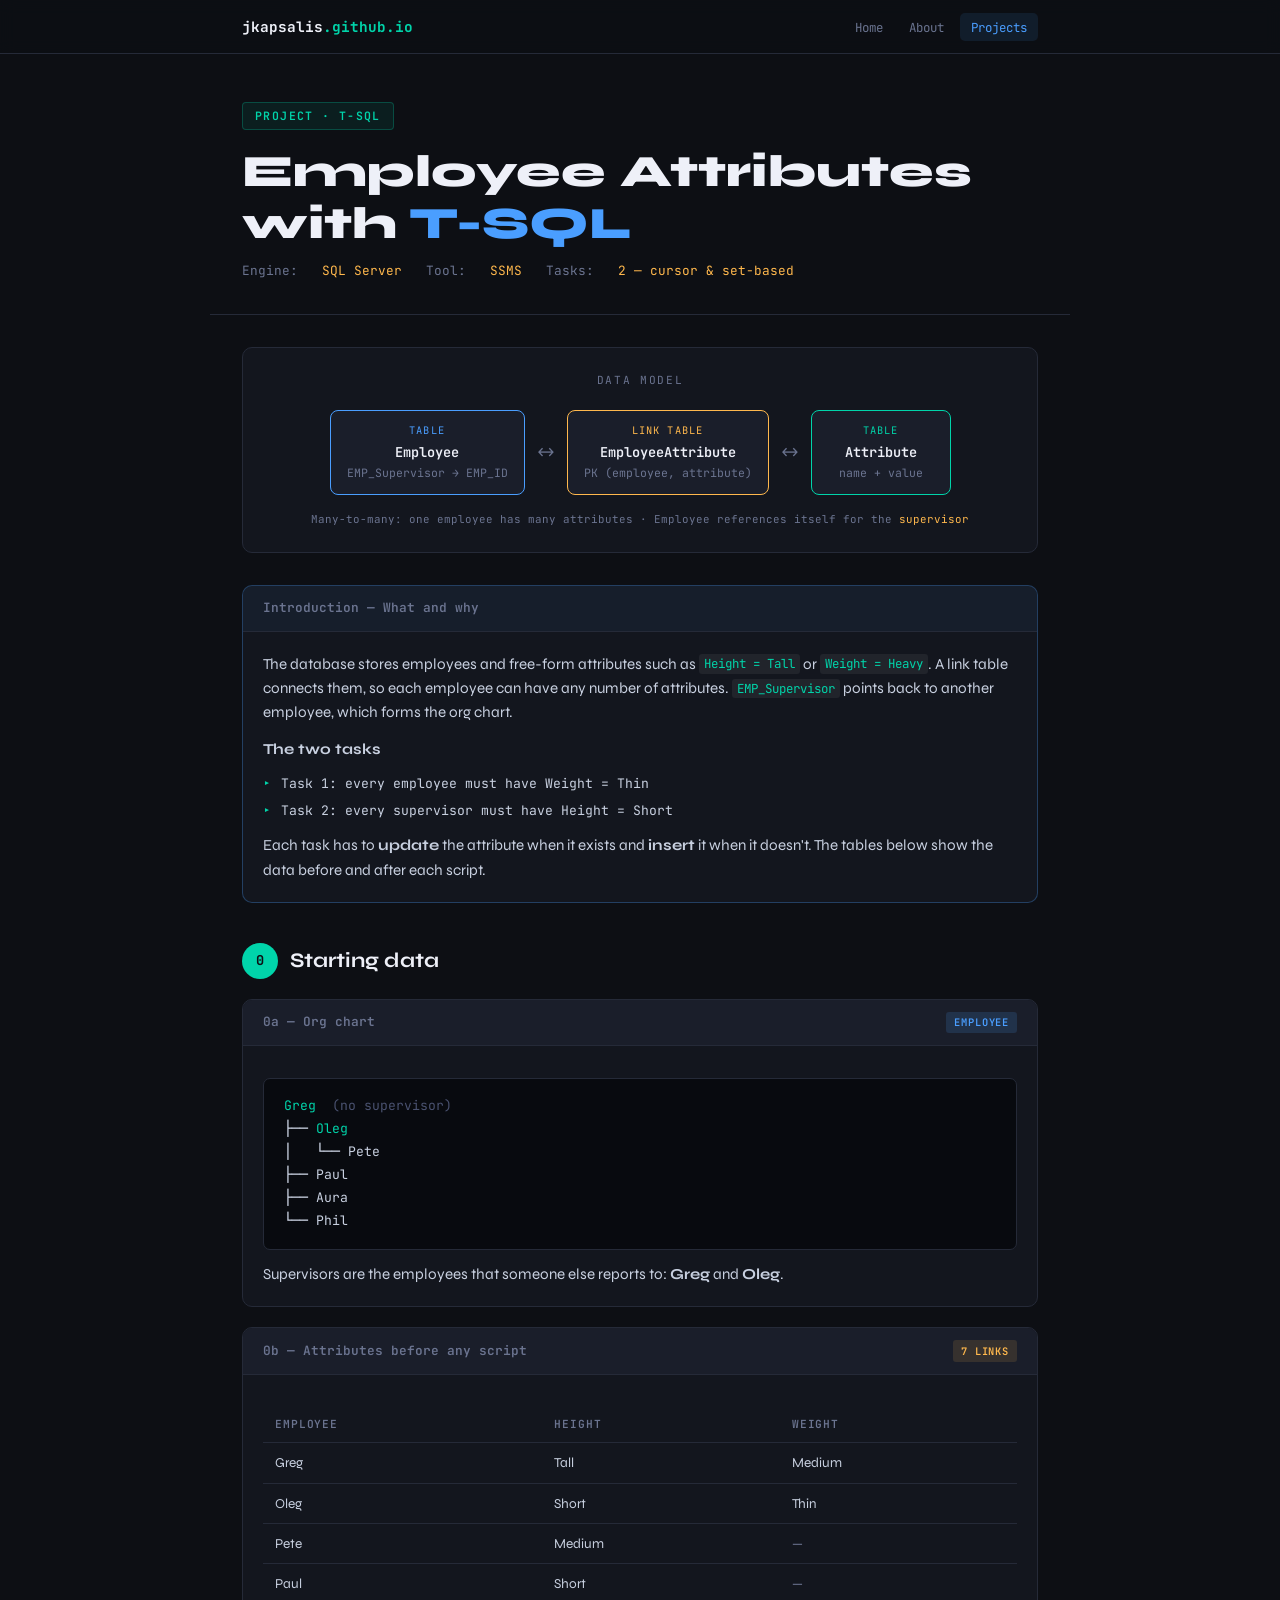
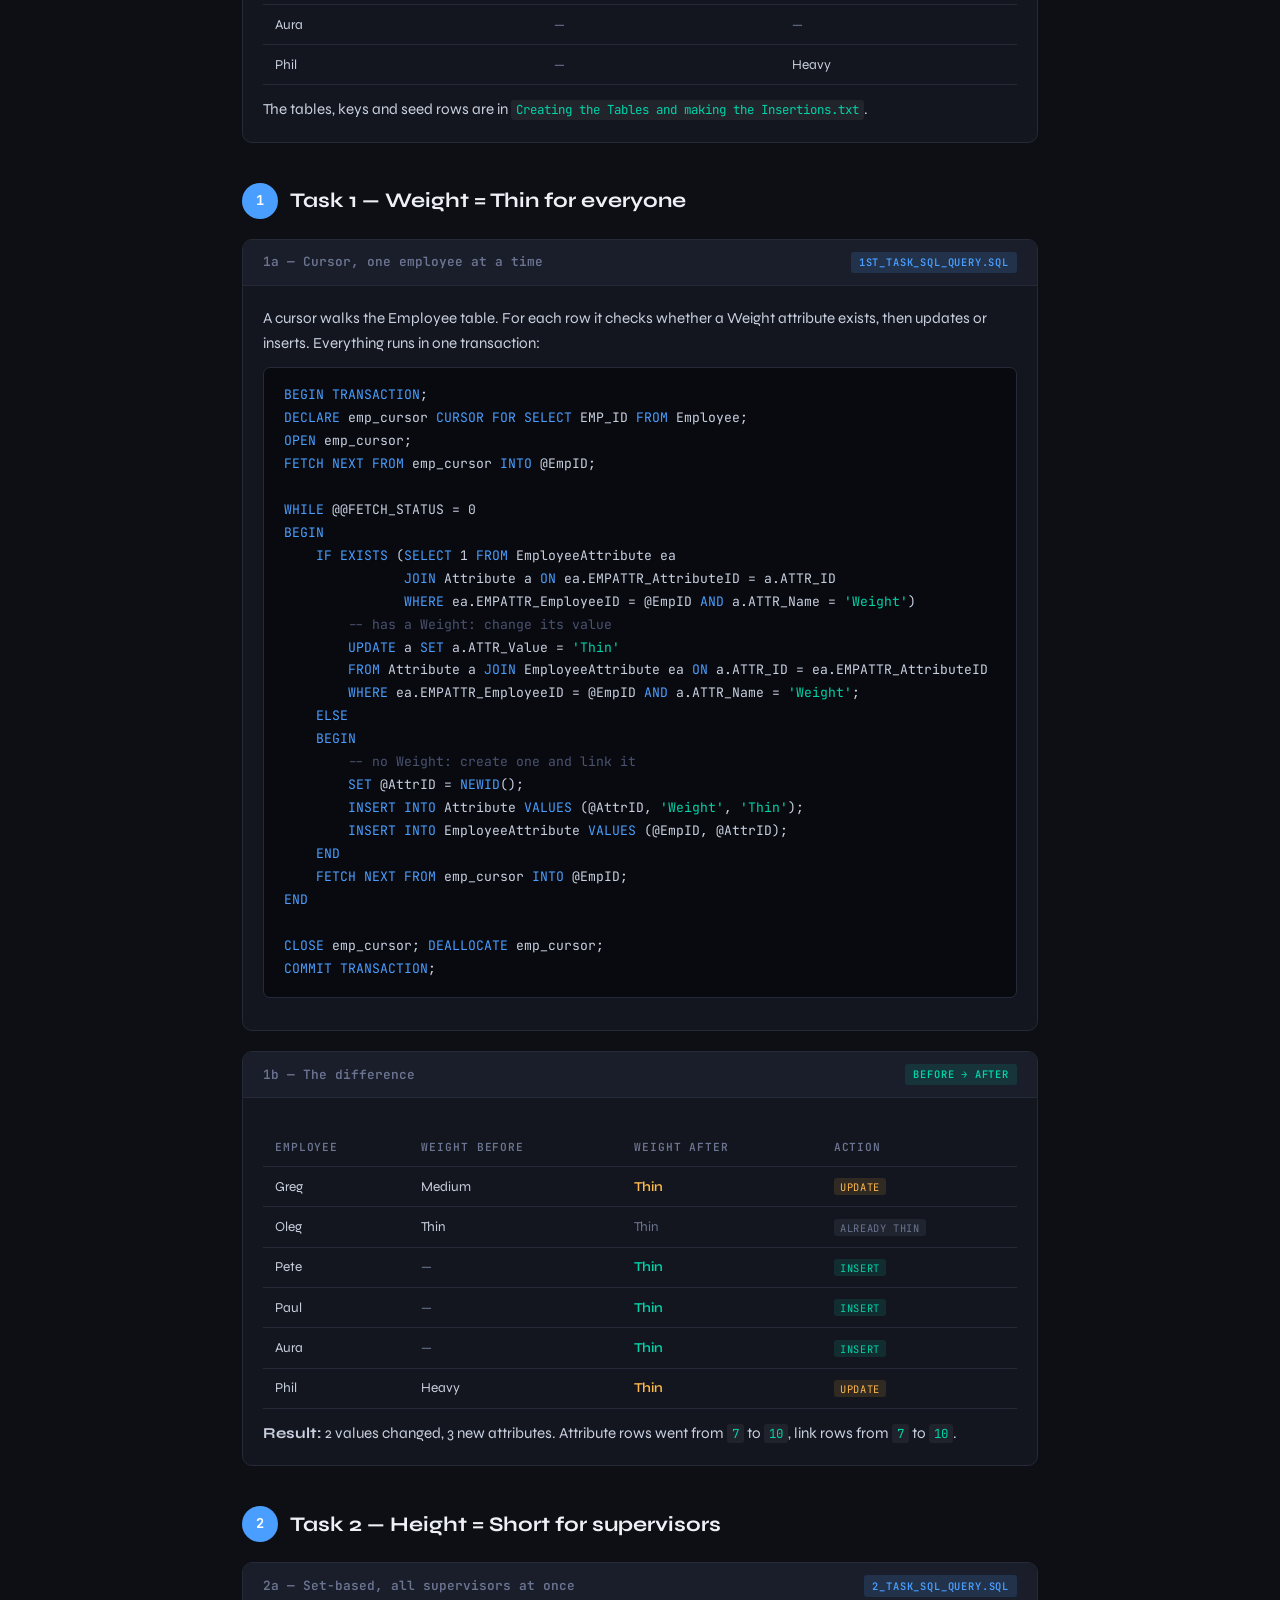
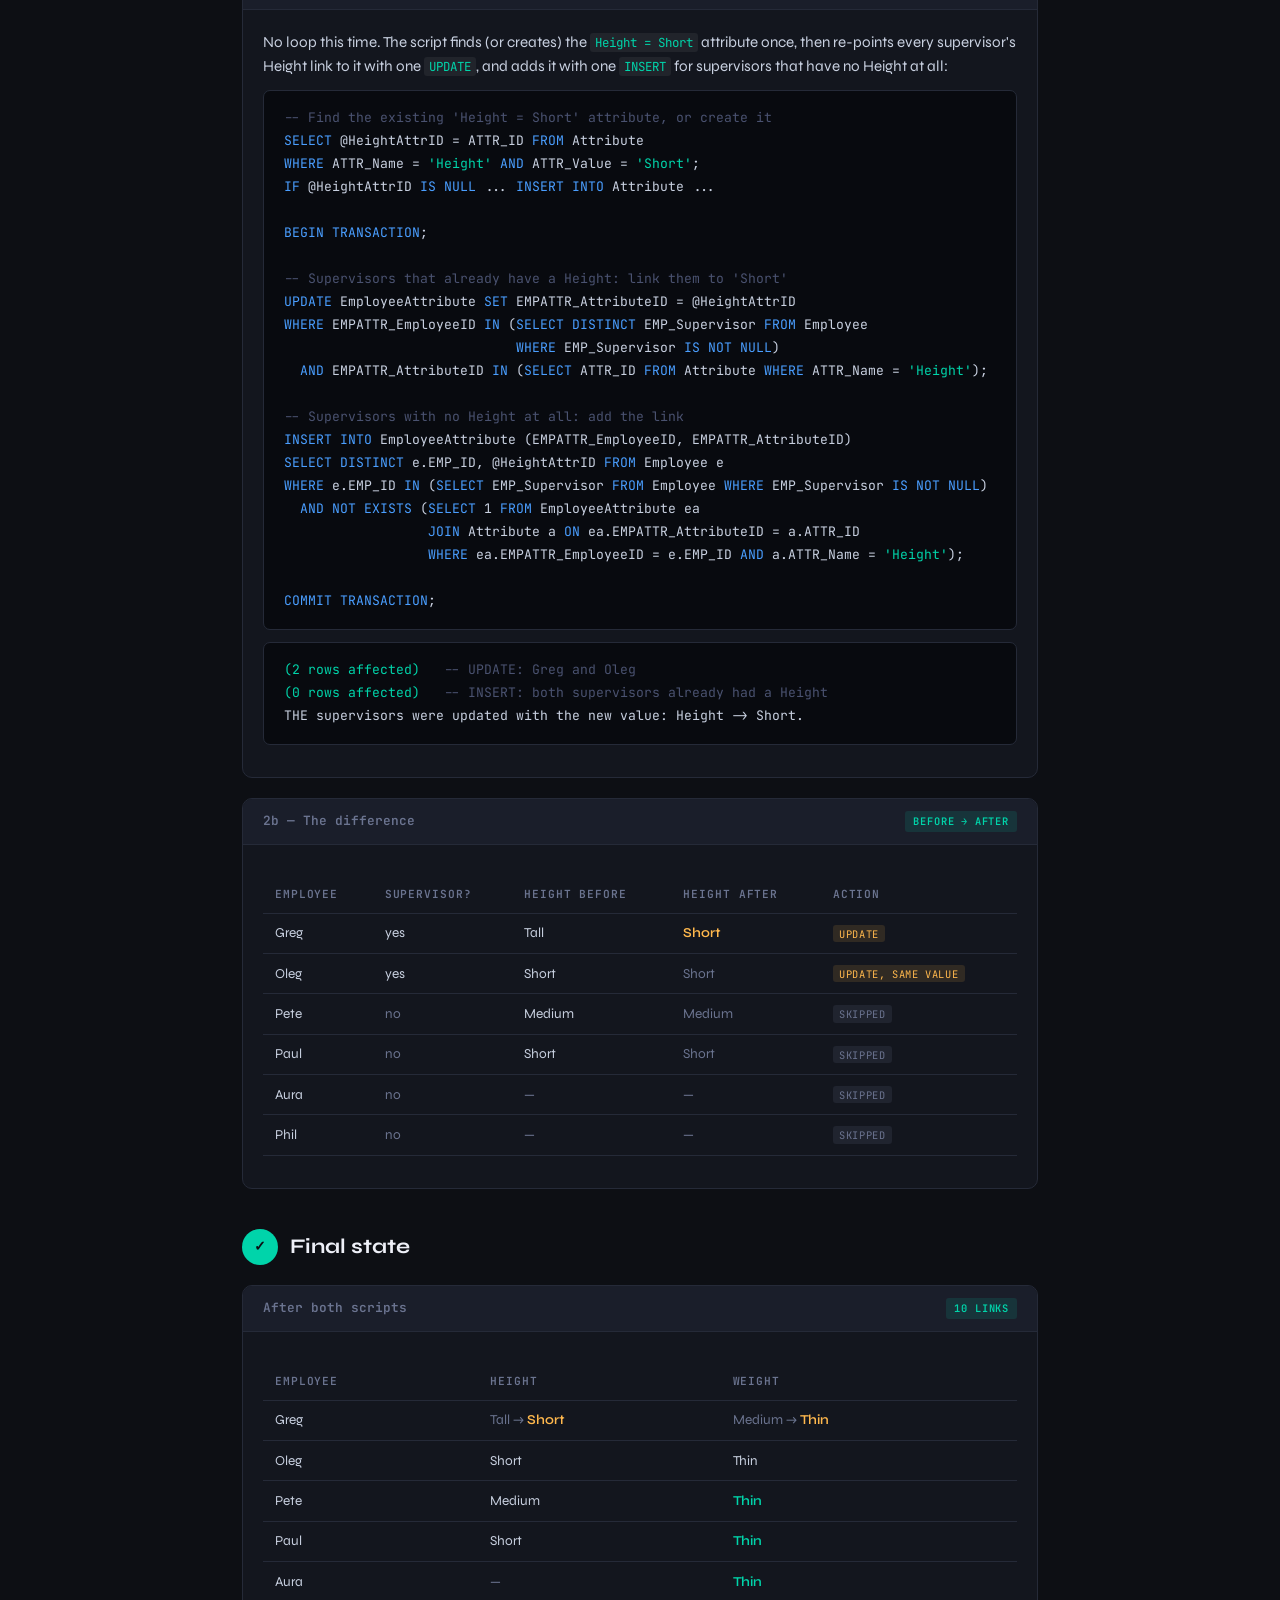
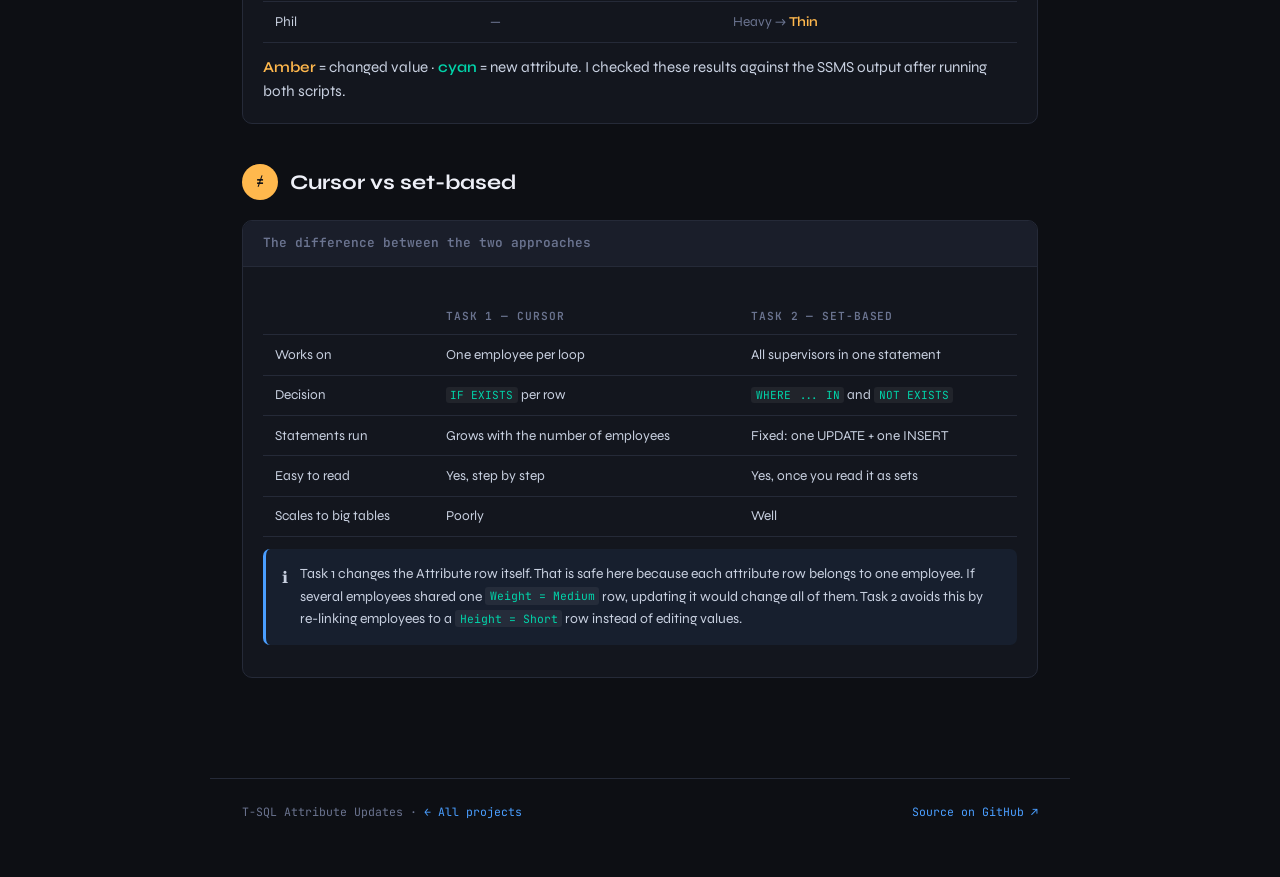
<file: projects/tsql/index.html>
<!DOCTYPE html>
<html lang="en">
<head>
<meta charset="UTF-8">
<meta name="viewport" content="width=device-width, initial-scale=1.0">
<title>T-SQL Attribute Updates — Ioannis Kapsalis</title>
<meta name="description" content="Two T-SQL tasks on an employee-attribute model, with before and after tables showing exactly what changed.">
<link rel="stylesheet" href="../../assets/style.css">
<link rel="stylesheet" href="../../assets/nav.css">
</head>
<body>

<nav class="site-nav">
  <div class="site-nav-inner">
    <a class="site-brand" href="../../">jkapsalis<span>.github.io</span></a>
    <ul class="site-links">
      <li><a href="../../">Home</a></li>
      <li><a href="../../about/">About</a></li>
      <li><a href="../" aria-current="page">Projects</a></li>
    </ul>
  </div>
</nav>

<header class="page-header">
  <div class="badge">Project · T-SQL</div>
  <h1>Employee Attributes<br>with <span>T-SQL</span></h1>
  <div class="meta">
    Engine: <span>SQL Server</span>
    Tool: <span>SSMS</span>
    Tasks: <span>2 — cursor &amp; set-based</span>
  </div>
</header>

<main>

  <!-- SCHEMA -->
  <div class="topology">
    <div class="topology-title">Data model</div>
    <div class="topo-row">
      <div class="node blue">
        <div class="node-label">Table</div>
        <div class="node-main">Employee</div>
        <div class="node-sub">EMP_Supervisor → EMP_ID</div>
      </div>
      <div class="arrow side">↔</div>
      <div class="node amber">
        <div class="node-label">Link table</div>
        <div class="node-main">EmployeeAttribute</div>
        <div class="node-sub">PK (employee, attribute)</div>
      </div>
      <div class="arrow side">↔</div>
      <div class="node cyan">
        <div class="node-label">Table</div>
        <div class="node-main">Attribute</div>
        <div class="node-sub">name + value</div>
      </div>
    </div>
    <div class="port-note">
      Many-to-many: one employee has many attributes · Employee references itself for the <span>supervisor</span>
    </div>
  </div>

  <!-- INTRO -->
  <div class="card intro">
    <div class="card-head">Introduction — What and why</div>
    <div class="card-body">
      <p>
        The database stores employees and free-form attributes such as <code>Height = Tall</code> or
        <code>Weight = Heavy</code>. A link table connects them, so each employee can have any number
        of attributes. <code>EMP_Supervisor</code> points back to another employee, which forms the org chart.
      </p>
      <p><strong>The two tasks</strong></p>
      <ul class="checklist">
        <li>Task 1: every employee must have Weight = Thin</li>
        <li>Task 2: every supervisor must have Height = Short</li>
      </ul>
      <p>
        Each task has to <strong>update</strong> the attribute when it exists and <strong>insert</strong> it
        when it doesn't. The tables below show the data before and after each script.
      </p>
    </div>
  </div>

  <!-- STEP 0 -->
  <div class="section-header">
    <div class="step-num cyan">0</div>
    <h2>Starting data</h2>
  </div>

  <div class="card">
    <div class="card-head">0a — Org chart <span class="tag tag-blue">Employee</span></div>
    <div class="card-body">
      <pre><span class="val">Greg</span>  <span class="comment">(no supervisor)</span>
├── <span class="val">Oleg</span>
│   └── Pete
├── Paul
├── Aura
└── Phil</pre>
      <p>Supervisors are the employees that someone else reports to: <strong>Greg</strong> and <strong>Oleg</strong>.</p>
    </div>
  </div>

  <div class="card">
    <div class="card-head">0b — Attributes before any script <span class="tag tag-amber">7 links</span></div>
    <div class="card-body">
      <div class="table-wrap">
        <table>
          <tr><th>Employee</th><th>Height</th><th>Weight</th></tr>
          <tr><td>Greg</td><td>Tall</td><td>Medium</td></tr>
          <tr><td>Oleg</td><td>Short</td><td>Thin</td></tr>
          <tr><td>Pete</td><td>Medium</td><td class="same">—</td></tr>
          <tr><td>Paul</td><td>Short</td><td class="same">—</td></tr>
          <tr><td>Aura</td><td class="same">—</td><td class="same">—</td></tr>
          <tr><td>Phil</td><td class="same">—</td><td>Heavy</td></tr>
        </table>
      </div>
      <p>The tables, keys and seed rows are in <code>Creating the Tables and making the Insertions.txt</code>.</p>
    </div>
  </div>

  <!-- TASK 1 -->
  <div class="section-header">
    <div class="step-num">1</div>
    <h2>Task 1 — Weight = Thin for everyone</h2>
  </div>

  <div class="card">
    <div class="card-head">1a — Cursor, one employee at a time <span class="tag tag-blue">1st_task_SQL_Query.sql</span></div>
    <div class="card-body">
      <p>A cursor walks the Employee table. For each row it checks whether a Weight attribute exists, then updates or inserts. Everything runs in one transaction:</p>
      <pre><span class="kw">BEGIN TRANSACTION</span>;
<span class="kw">DECLARE</span> emp_cursor <span class="kw">CURSOR FOR SELECT</span> EMP_ID <span class="kw">FROM</span> Employee;
<span class="kw">OPEN</span> emp_cursor;
<span class="kw">FETCH NEXT FROM</span> emp_cursor <span class="kw">INTO</span> @EmpID;

<span class="kw">WHILE</span> @@FETCH_STATUS = 0
<span class="kw">BEGIN</span>
    <span class="kw">IF EXISTS</span> (<span class="kw">SELECT</span> 1 <span class="kw">FROM</span> EmployeeAttribute ea
               <span class="kw">JOIN</span> Attribute a <span class="kw">ON</span> ea.EMPATTR_AttributeID = a.ATTR_ID
               <span class="kw">WHERE</span> ea.EMPATTR_EmployeeID = @EmpID <span class="kw">AND</span> a.ATTR_Name = <span class="val">'Weight'</span>)
        <span class="comment">-- has a Weight: change its value</span>
        <span class="kw">UPDATE</span> a <span class="kw">SET</span> a.ATTR_Value = <span class="val">'Thin'</span>
        <span class="kw">FROM</span> Attribute a <span class="kw">JOIN</span> EmployeeAttribute ea <span class="kw">ON</span> a.ATTR_ID = ea.EMPATTR_AttributeID
        <span class="kw">WHERE</span> ea.EMPATTR_EmployeeID = @EmpID <span class="kw">AND</span> a.ATTR_Name = <span class="val">'Weight'</span>;
    <span class="kw">ELSE</span>
    <span class="kw">BEGIN</span>
        <span class="comment">-- no Weight: create one and link it</span>
        <span class="kw">SET</span> @AttrID = <span class="kw">NEWID</span>();
        <span class="kw">INSERT INTO</span> Attribute <span class="kw">VALUES</span> (@AttrID, <span class="val">'Weight'</span>, <span class="val">'Thin'</span>);
        <span class="kw">INSERT INTO</span> EmployeeAttribute <span class="kw">VALUES</span> (@EmpID, @AttrID);
    <span class="kw">END</span>
    <span class="kw">FETCH NEXT FROM</span> emp_cursor <span class="kw">INTO</span> @EmpID;
<span class="kw">END</span>

<span class="kw">CLOSE</span> emp_cursor; <span class="kw">DEALLOCATE</span> emp_cursor;
<span class="kw">COMMIT TRANSACTION</span>;</pre>
    </div>
  </div>

  <div class="card">
    <div class="card-head">1b — The difference <span class="tag tag-cyan">before → after</span></div>
    <div class="card-body">
      <div class="table-wrap">
        <table>
          <tr><th>Employee</th><th>Weight before</th><th>Weight after</th><th>Action</th></tr>
          <tr><td>Greg</td><td>Medium</td><td class="chg">Thin</td><td><span class="badge-op op-update">update</span></td></tr>
          <tr><td>Oleg</td><td>Thin</td><td class="same">Thin</td><td><span class="badge-op op-none">already Thin</span></td></tr>
          <tr><td>Pete</td><td class="same">—</td><td class="new">Thin</td><td><span class="badge-op op-insert">insert</span></td></tr>
          <tr><td>Paul</td><td class="same">—</td><td class="new">Thin</td><td><span class="badge-op op-insert">insert</span></td></tr>
          <tr><td>Aura</td><td class="same">—</td><td class="new">Thin</td><td><span class="badge-op op-insert">insert</span></td></tr>
          <tr><td>Phil</td><td>Heavy</td><td class="chg">Thin</td><td><span class="badge-op op-update">update</span></td></tr>
        </table>
      </div>
      <p><strong>Result:</strong> 2 values changed, 3 new attributes. Attribute rows went from <code>7</code> to <code>10</code>, link rows from <code>7</code> to <code>10</code>.</p>
    </div>
  </div>

  <!-- TASK 2 -->
  <div class="section-header">
    <div class="step-num">2</div>
    <h2>Task 2 — Height = Short for supervisors</h2>
  </div>

  <div class="card">
    <div class="card-head">2a — Set-based, all supervisors at once <span class="tag tag-blue">2_task_SQL_QUERY.sql</span></div>
    <div class="card-body">
      <p>
        No loop this time. The script finds (or creates) the <code>Height = Short</code> attribute once,
        then re-points every supervisor's Height link to it with one <code>UPDATE</code>, and adds it with one
        <code>INSERT</code> for supervisors that have no Height at all:
      </p>
      <pre><span class="comment">-- Find the existing 'Height = Short' attribute, or create it</span>
<span class="kw">SELECT</span> @HeightAttrID = ATTR_ID <span class="kw">FROM</span> Attribute
<span class="kw">WHERE</span> ATTR_Name = <span class="val">'Height'</span> <span class="kw">AND</span> ATTR_Value = <span class="val">'Short'</span>;
<span class="kw">IF</span> @HeightAttrID <span class="kw">IS NULL</span> ... <span class="kw">INSERT INTO</span> Attribute ...

<span class="kw">BEGIN TRANSACTION</span>;

<span class="comment">-- Supervisors that already have a Height: link them to 'Short'</span>
<span class="kw">UPDATE</span> EmployeeAttribute <span class="kw">SET</span> EMPATTR_AttributeID = @HeightAttrID
<span class="kw">WHERE</span> EMPATTR_EmployeeID <span class="kw">IN</span> (<span class="kw">SELECT DISTINCT</span> EMP_Supervisor <span class="kw">FROM</span> Employee
                             <span class="kw">WHERE</span> EMP_Supervisor <span class="kw">IS NOT NULL</span>)
  <span class="kw">AND</span> EMPATTR_AttributeID <span class="kw">IN</span> (<span class="kw">SELECT</span> ATTR_ID <span class="kw">FROM</span> Attribute <span class="kw">WHERE</span> ATTR_Name = <span class="val">'Height'</span>);

<span class="comment">-- Supervisors with no Height at all: add the link</span>
<span class="kw">INSERT INTO</span> EmployeeAttribute (EMPATTR_EmployeeID, EMPATTR_AttributeID)
<span class="kw">SELECT DISTINCT</span> e.EMP_ID, @HeightAttrID <span class="kw">FROM</span> Employee e
<span class="kw">WHERE</span> e.EMP_ID <span class="kw">IN</span> (<span class="kw">SELECT</span> EMP_Supervisor <span class="kw">FROM</span> Employee <span class="kw">WHERE</span> EMP_Supervisor <span class="kw">IS NOT NULL</span>)
  <span class="kw">AND NOT EXISTS</span> (<span class="kw">SELECT</span> 1 <span class="kw">FROM</span> EmployeeAttribute ea
                  <span class="kw">JOIN</span> Attribute a <span class="kw">ON</span> ea.EMPATTR_AttributeID = a.ATTR_ID
                  <span class="kw">WHERE</span> ea.EMPATTR_EmployeeID = e.EMP_ID <span class="kw">AND</span> a.ATTR_Name = <span class="val">'Height'</span>);

<span class="kw">COMMIT TRANSACTION</span>;</pre>
      <pre><span class="ok">(2 rows affected)</span>   <span class="comment">-- UPDATE: Greg and Oleg</span>
<span class="ok">(0 rows affected)</span>   <span class="comment">-- INSERT: both supervisors already had a Height</span>
THE supervisors were updated with the new value: Height -> Short.</pre>
    </div>
  </div>

  <div class="card">
    <div class="card-head">2b — The difference <span class="tag tag-cyan">before → after</span></div>
    <div class="card-body">
      <div class="table-wrap">
        <table>
          <tr><th>Employee</th><th>Supervisor?</th><th>Height before</th><th>Height after</th><th>Action</th></tr>
          <tr><td>Greg</td><td>yes</td><td>Tall</td><td class="chg">Short</td><td><span class="badge-op op-update">update</span></td></tr>
          <tr><td>Oleg</td><td>yes</td><td>Short</td><td class="same">Short</td><td><span class="badge-op op-update">update, same value</span></td></tr>
          <tr><td>Pete</td><td class="same">no</td><td>Medium</td><td class="same">Medium</td><td><span class="badge-op op-none">skipped</span></td></tr>
          <tr><td>Paul</td><td class="same">no</td><td>Short</td><td class="same">Short</td><td><span class="badge-op op-none">skipped</span></td></tr>
          <tr><td>Aura</td><td class="same">no</td><td class="same">—</td><td class="same">—</td><td><span class="badge-op op-none">skipped</span></td></tr>
          <tr><td>Phil</td><td class="same">no</td><td class="same">—</td><td class="same">—</td><td><span class="badge-op op-none">skipped</span></td></tr>
        </table>
      </div>
    </div>
  </div>

  <!-- FINAL STATE -->
  <div class="section-header">
    <div class="step-num cyan">✓</div>
    <h2>Final state</h2>
  </div>

  <div class="card">
    <div class="card-head">After both scripts <span class="tag tag-cyan">10 links</span></div>
    <div class="card-body">
      <div class="table-wrap">
        <table>
          <tr><th>Employee</th><th>Height</th><th>Weight</th></tr>
          <tr><td>Greg</td><td><span class="same">Tall →</span> <span class="chg">Short</span></td><td><span class="same">Medium →</span> <span class="chg">Thin</span></td></tr>
          <tr><td>Oleg</td><td>Short</td><td>Thin</td></tr>
          <tr><td>Pete</td><td>Medium</td><td class="new">Thin</td></tr>
          <tr><td>Paul</td><td>Short</td><td class="new">Thin</td></tr>
          <tr><td>Aura</td><td class="same">—</td><td class="new">Thin</td></tr>
          <tr><td>Phil</td><td class="same">—</td><td><span class="same">Heavy →</span> <span class="chg">Thin</span></td></tr>
        </table>
      </div>
      <p><span class="chg">Amber</span> = changed value · <span class="new">cyan</span> = new attribute. I checked these results against the SSMS output after running both scripts.</p>
    </div>
  </div>

  <!-- CURSOR VS SET -->
  <div class="section-header">
    <div class="step-num amber">≠</div>
    <h2>Cursor vs set-based</h2>
  </div>

  <div class="card">
    <div class="card-head">The difference between the two approaches</div>
    <div class="card-body">
      <div class="table-wrap">
        <table>
          <tr><th></th><th>Task 1 — cursor</th><th>Task 2 — set-based</th></tr>
          <tr><td>Works on</td><td>One employee per loop</td><td>All supervisors in one statement</td></tr>
          <tr><td>Decision</td><td><code>IF EXISTS</code> per row</td><td><code>WHERE ... IN</code> and <code>NOT EXISTS</code></td></tr>
          <tr><td>Statements run</td><td>Grows with the number of employees</td><td>Fixed: one UPDATE + one INSERT</td></tr>
          <tr><td>Easy to read</td><td>Yes, step by step</td><td>Yes, once you read it as sets</td></tr>
          <tr><td>Scales to big tables</td><td>Poorly</td><td>Well</td></tr>
        </table>
      </div>
      <div class="callout info">
        <div class="callout-icon">ℹ</div>
        <div>
          Task 1 changes the Attribute row itself. That is safe here because each attribute row belongs to one
          employee. If several employees shared one <code>Weight = Medium</code> row, updating it would change all of them.
          Task 2 avoids this by re-linking employees to a <code>Height = Short</code> row instead of editing values.
        </div>
      </div>
    </div>
  </div>

</main>

<footer>
  <div>T-SQL Attribute Updates · <a href="../">← All projects</a></div>
  <div><a href="https://github.com/jkapsalis/T-sql-project">Source on GitHub ↗</a></div>
</footer>

</body>
</html>
</file>
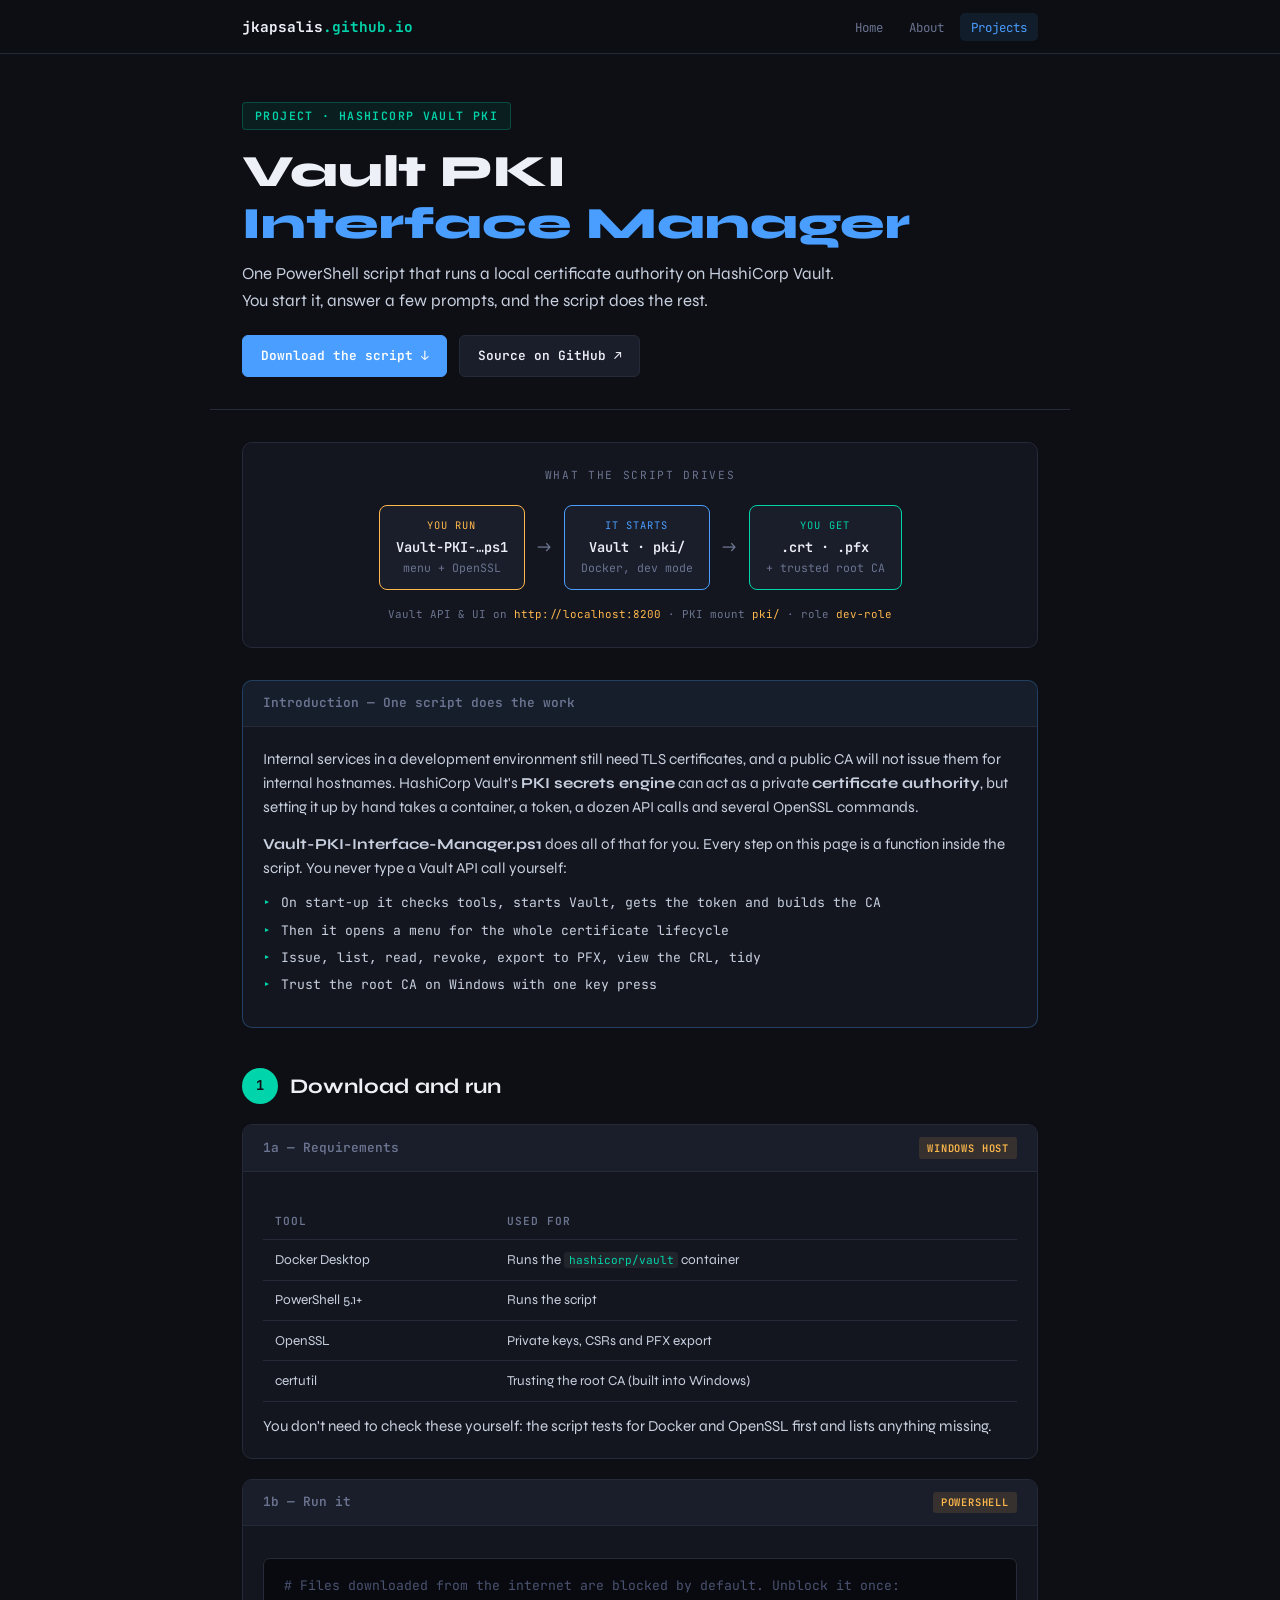
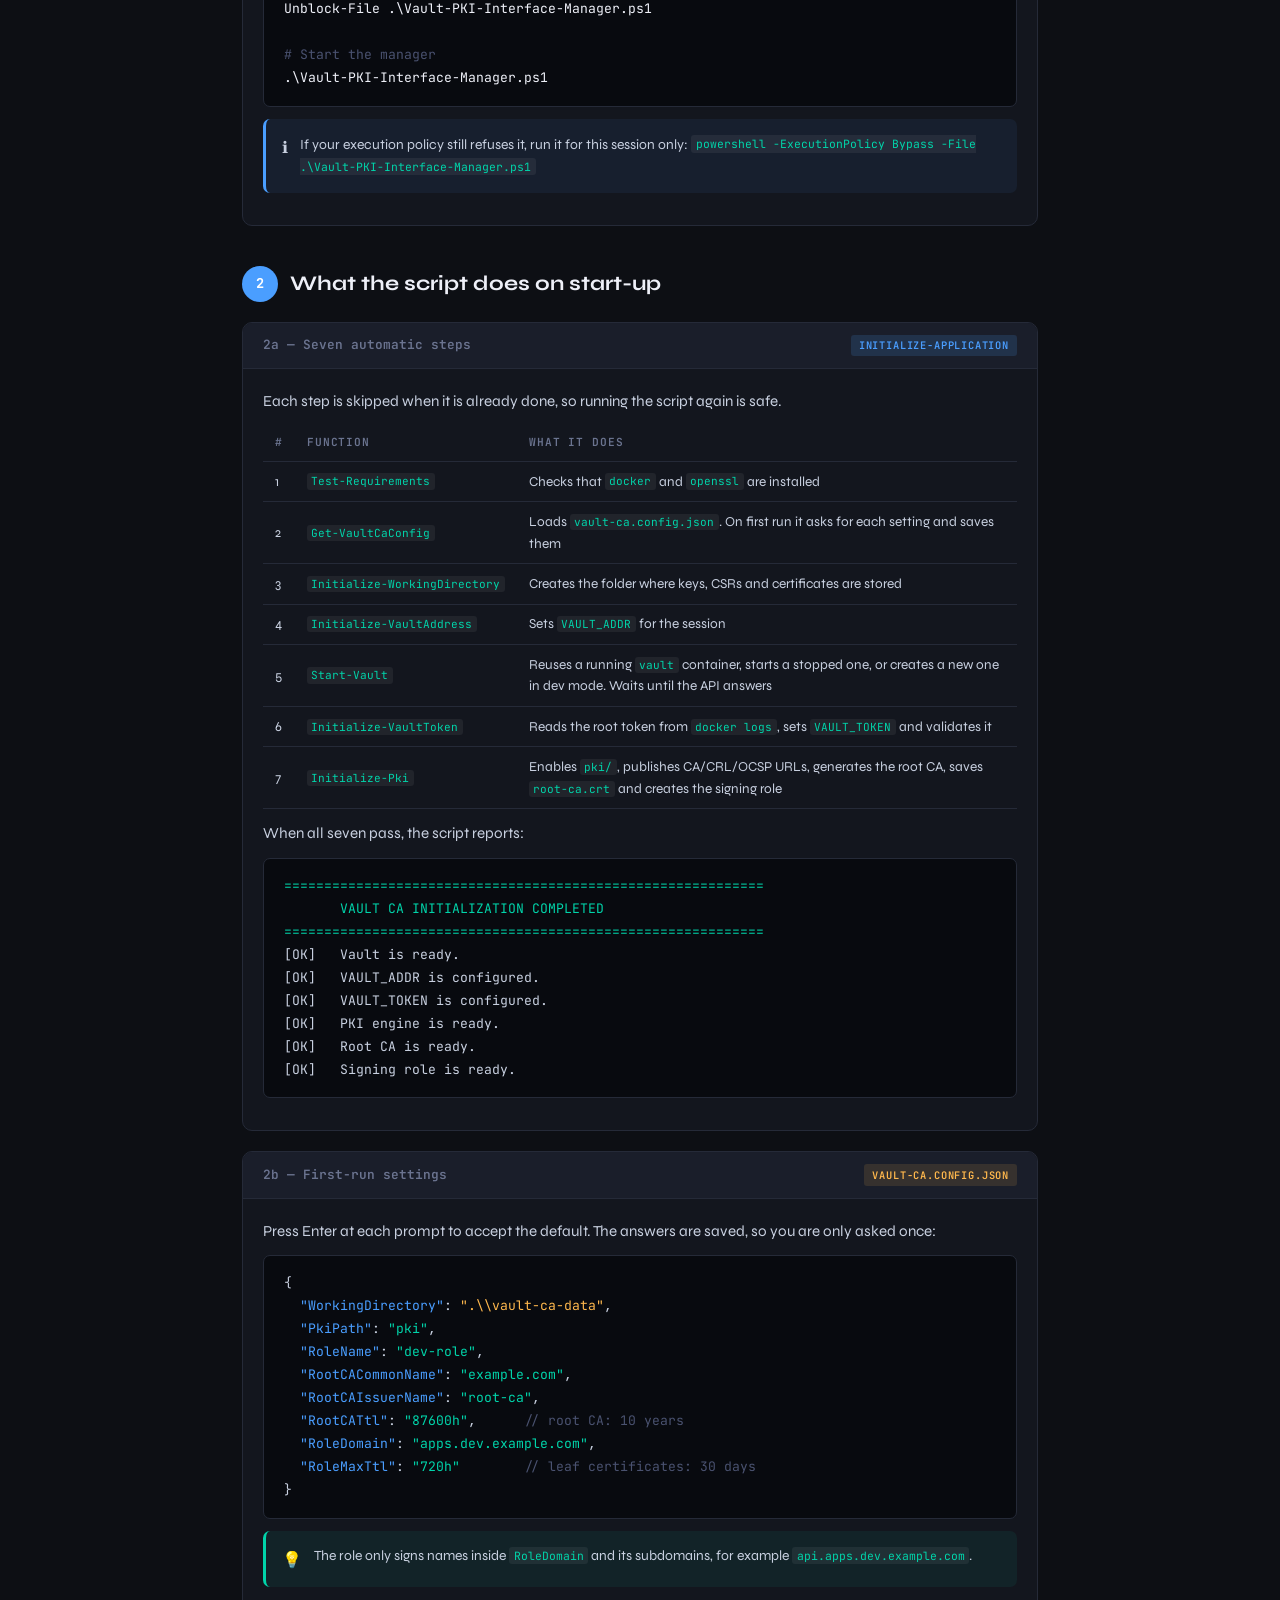
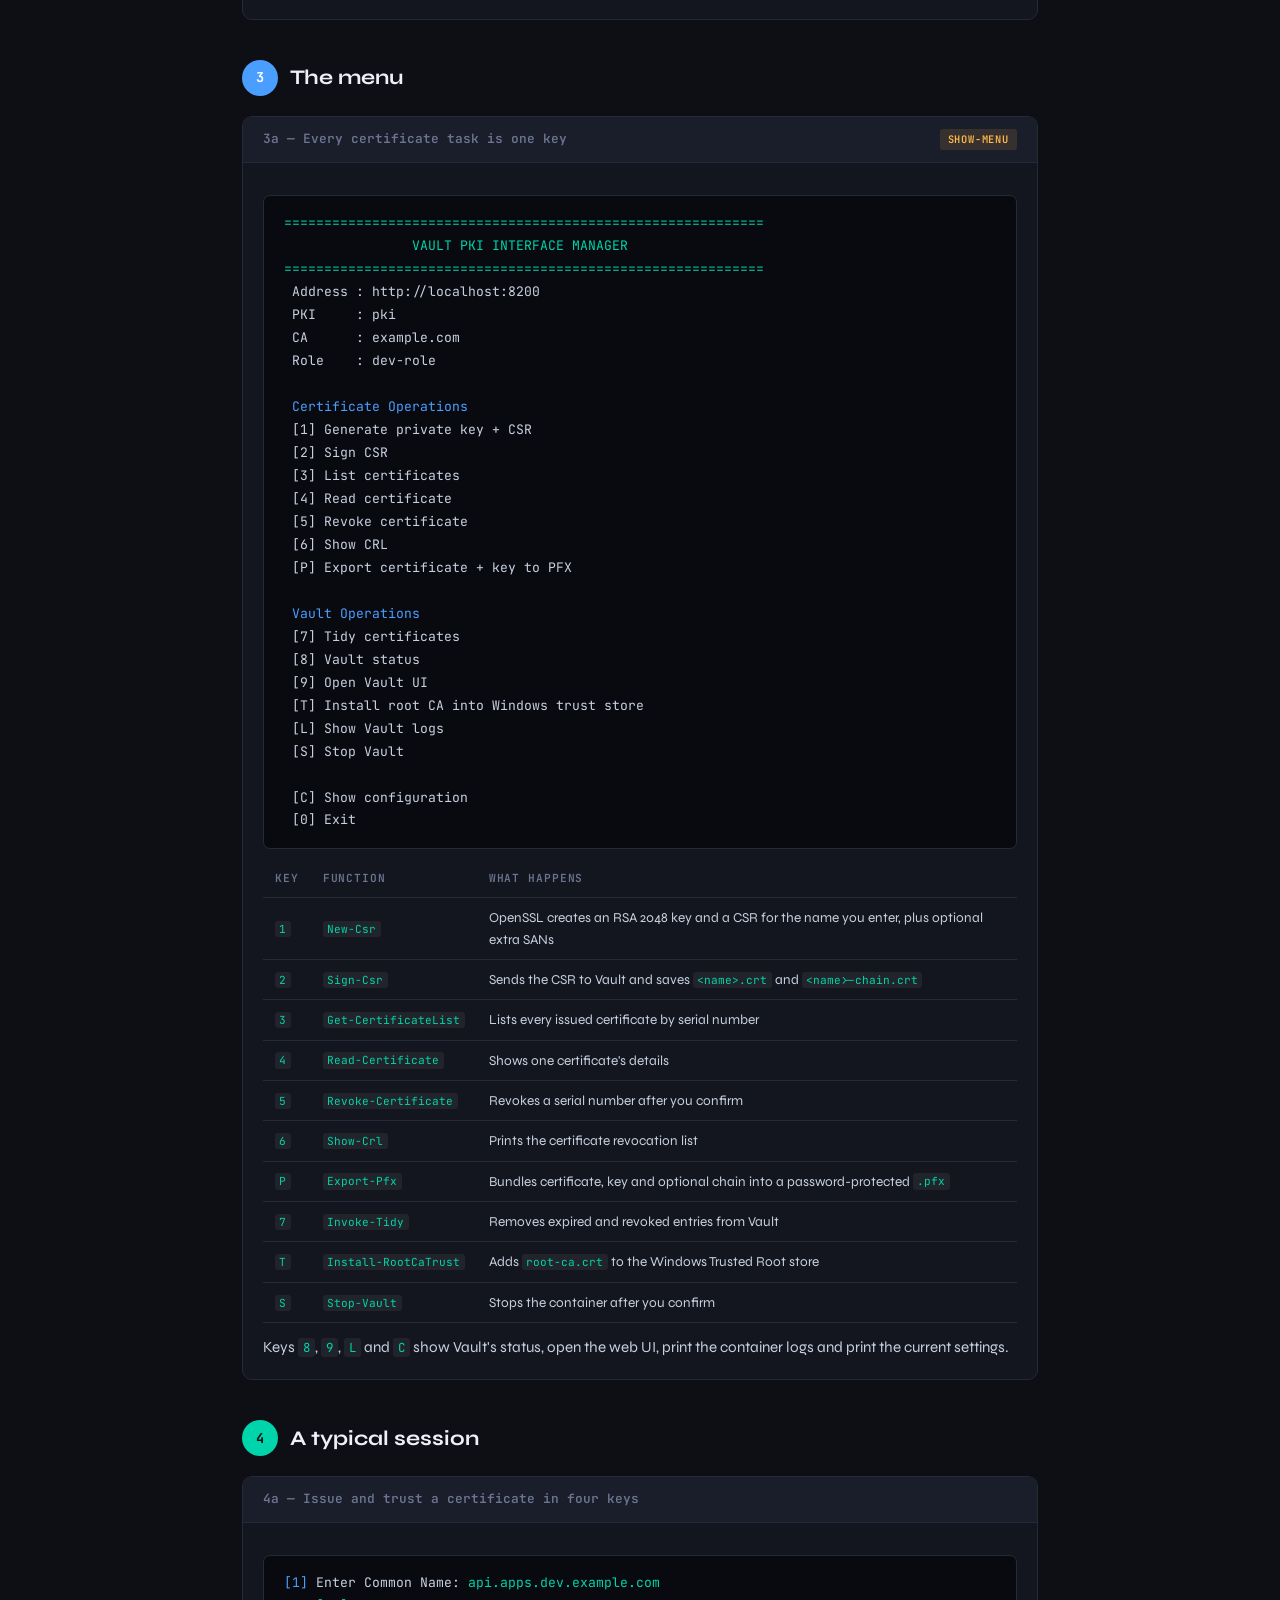
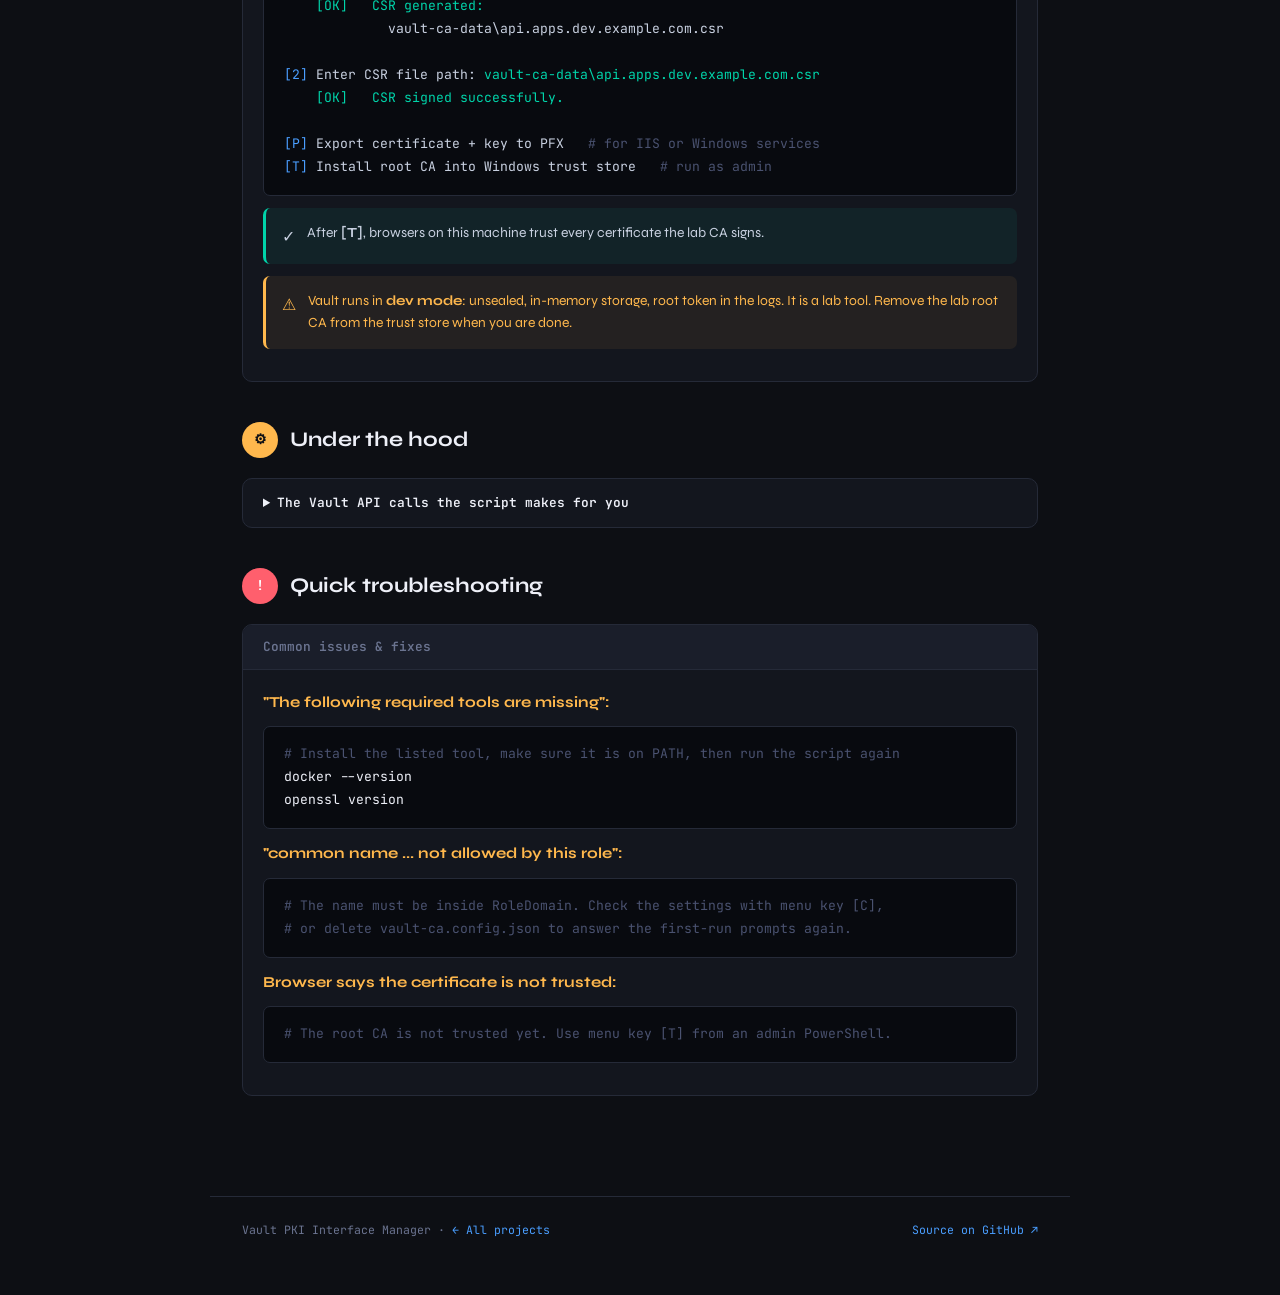
<file: projects/vault-pki/index.html>
<!DOCTYPE html>
<html lang="en">
<head>
<meta charset="UTF-8">
<meta name="viewport" content="width=device-width, initial-scale=1.0">
<title>Vault PKI Interface Manager — Ioannis Kapsalis</title>
<meta name="description" content="One PowerShell script that runs a local certificate authority on HashiCorp Vault: start-up, PKI setup and the full certificate lifecycle.">
<link rel="stylesheet" href="../../assets/style.css">
<link rel="stylesheet" href="../../assets/nav.css">
</head>
<body>

<nav class="site-nav">
  <div class="site-nav-inner">
    <a class="site-brand" href="../../">jkapsalis<span>.github.io</span></a>
    <ul class="site-links">
      <li><a href="../../">Home</a></li>
      <li><a href="../../about/">About</a></li>
      <li><a href="../" aria-current="page">Projects</a></li>
    </ul>
  </div>
</nav>

<header class="page-header">
  <div class="badge">Project · HashiCorp Vault PKI</div>
  <h1>Vault PKI<br><span>Interface Manager</span></h1>
  <p class="lead">
    One PowerShell script that runs a local certificate authority on HashiCorp Vault.
    You start it, answer a few prompts, and the script does the rest.
  </p>
  <div class="actions">
    <a class="btn primary" href="Vault-PKI-Interface-Manager.ps1" download>Download the script ↓</a>
    <a class="btn" href="https://github.com/jkapsalis/Vault_setup_automation">Source on GitHub ↗</a>
  </div>
</header>

<main>

  <!-- TOPOLOGY -->
  <div class="topology">
    <div class="topology-title">What the script drives</div>
    <div class="topo-row">
      <div class="node amber">
        <div class="node-label">You run</div>
        <div class="node-main">Vault-PKI-…ps1</div>
        <div class="node-sub">menu + OpenSSL</div>
      </div>
      <div class="arrow side">→</div>
      <div class="node blue">
        <div class="node-label">It starts</div>
        <div class="node-main">Vault · pki/</div>
        <div class="node-sub">Docker, dev mode</div>
      </div>
      <div class="arrow side">→</div>
      <div class="node cyan">
        <div class="node-label">You get</div>
        <div class="node-main">.crt · .pfx</div>
        <div class="node-sub">+ trusted root CA</div>
      </div>
    </div>
    <div class="port-note">
      Vault API &amp; UI on <span>http://localhost:8200</span> · PKI mount <span>pki/</span> · role <span>dev-role</span>
    </div>
  </div>

  <!-- INTRO -->
  <div class="card intro">
    <div class="card-head">Introduction — One script does the work</div>
    <div class="card-body">
      <p>
        Internal services in a development environment still need TLS certificates, and a public CA
        will not issue them for internal hostnames. HashiCorp Vault's <strong>PKI secrets engine</strong>
        can act as a private <strong>certificate authority</strong>, but setting it up by hand takes a
        container, a token, a dozen API calls and several OpenSSL commands.
      </p>
      <p>
        <strong>Vault-PKI-Interface-Manager.ps1</strong> does all of that for you. Every step on this
        page is a function inside the script. You never type a Vault API call yourself:
      </p>
      <ul class="checklist">
        <li>On start-up it checks tools, starts Vault, gets the token and builds the CA</li>
        <li>Then it opens a menu for the whole certificate lifecycle</li>
        <li>Issue, list, read, revoke, export to PFX, view the CRL, tidy</li>
        <li>Trust the root CA on Windows with one key press</li>
      </ul>
    </div>
  </div>

  <!-- STEP 1 -->
  <div class="section-header">
    <div class="step-num cyan">1</div>
    <h2>Download and run</h2>
  </div>

  <div class="card">
    <div class="card-head">1a — Requirements <span class="tag tag-amber">Windows host</span></div>
    <div class="card-body">
      <div class="table-wrap">
        <table>
          <tr><th>Tool</th><th>Used for</th></tr>
          <tr><td>Docker Desktop</td><td>Runs the <code>hashicorp/vault</code> container</td></tr>
          <tr><td>PowerShell 5.1+</td><td>Runs the script</td></tr>
          <tr><td>OpenSSL</td><td>Private keys, CSRs and PFX export</td></tr>
          <tr><td>certutil</td><td>Trusting the root CA (built into Windows)</td></tr>
        </table>
      </div>
      <p>You don't need to check these yourself: the script tests for Docker and OpenSSL first and lists anything missing.</p>
    </div>
  </div>

  <div class="card">
    <div class="card-head">1b — Run it <span class="tag tag-amber">PowerShell</span></div>
    <div class="card-body">
      <pre><span class="comment"># Files downloaded from the internet are blocked by default. Unblock it once:</span>
<span class="cmd">Unblock-File .\Vault-PKI-Interface-Manager.ps1</span>

<span class="comment"># Start the manager</span>
<span class="cmd">.\Vault-PKI-Interface-Manager.ps1</span></pre>
      <div class="callout info">
        <div class="callout-icon">ℹ</div>
        <div>If your execution policy still refuses it, run it for this session only: <code>powershell -ExecutionPolicy Bypass -File .\Vault-PKI-Interface-Manager.ps1</code></div>
      </div>
    </div>
  </div>

  <!-- STEP 2 -->
  <div class="section-header">
    <div class="step-num">2</div>
    <h2>What the script does on start-up</h2>
  </div>

  <div class="card">
    <div class="card-head">2a — Seven automatic steps <span class="tag tag-blue">Initialize-Application</span></div>
    <div class="card-body">
      <p>Each step is skipped when it is already done, so running the script again is safe.</p>
      <div class="table-wrap">
        <table>
          <tr><th>#</th><th>Function</th><th>What it does</th></tr>
          <tr><td>1</td><td><code>Test-Requirements</code></td><td>Checks that <code>docker</code> and <code>openssl</code> are installed</td></tr>
          <tr><td>2</td><td><code>Get-VaultCaConfig</code></td><td>Loads <code>vault-ca.config.json</code>. On first run it asks for each setting and saves them</td></tr>
          <tr><td>3</td><td><code>Initialize-WorkingDirectory</code></td><td>Creates the folder where keys, CSRs and certificates are stored</td></tr>
          <tr><td>4</td><td><code>Initialize-VaultAddress</code></td><td>Sets <code>VAULT_ADDR</code> for the session</td></tr>
          <tr><td>5</td><td><code>Start-Vault</code></td><td>Reuses a running <code>vault</code> container, starts a stopped one, or creates a new one in dev mode. Waits until the API answers</td></tr>
          <tr><td>6</td><td><code>Initialize-VaultToken</code></td><td>Reads the root token from <code>docker logs</code>, sets <code>VAULT_TOKEN</code> and validates it</td></tr>
          <tr><td>7</td><td><code>Initialize-Pki</code></td><td>Enables <code>pki/</code>, publishes CA/CRL/OCSP URLs, generates the root CA, saves <code>root-ca.crt</code> and creates the signing role</td></tr>
        </table>
      </div>
      <p>When all seven pass, the script reports:</p>
      <pre><span class="ok">============================================================
       VAULT CA INITIALIZATION COMPLETED
============================================================</span>
[OK]   Vault is ready.
[OK]   VAULT_ADDR is configured.
[OK]   VAULT_TOKEN is configured.
[OK]   PKI engine is ready.
[OK]   Root CA is ready.
[OK]   Signing role is ready.</pre>
    </div>
  </div>

  <div class="card">
    <div class="card-head">2b — First-run settings <span class="tag tag-amber">vault-ca.config.json</span></div>
    <div class="card-body">
      <p>Press Enter at each prompt to accept the default. The answers are saved, so you are only asked once:</p>
      <pre>{
  <span class="kw">"WorkingDirectory"</span>: <span class="file">".\\vault-ca-data"</span>,
  <span class="kw">"PkiPath"</span>: <span class="val">"pki"</span>,
  <span class="kw">"RoleName"</span>: <span class="val">"dev-role"</span>,
  <span class="kw">"RootCACommonName"</span>: <span class="val">"example.com"</span>,
  <span class="kw">"RootCAIssuerName"</span>: <span class="val">"root-ca"</span>,
  <span class="kw">"RootCATtl"</span>: <span class="val">"87600h"</span>,      <span class="comment">// root CA: 10 years</span>
  <span class="kw">"RoleDomain"</span>: <span class="val">"apps.dev.example.com"</span>,
  <span class="kw">"RoleMaxTtl"</span>: <span class="val">"720h"</span>        <span class="comment">// leaf certificates: 30 days</span>
}</pre>
      <div class="callout tip">
        <div class="callout-icon">💡</div>
        <div>The role only signs names inside <code>RoleDomain</code> and its subdomains, for example <code>api.apps.dev.example.com</code>.</div>
      </div>
    </div>
  </div>

  <!-- STEP 3 -->
  <div class="section-header">
    <div class="step-num">3</div>
    <h2>The menu</h2>
  </div>

  <div class="card">
    <div class="card-head">3a — Every certificate task is one key <span class="tag tag-amber">Show-Menu</span></div>
    <div class="card-body">
      <pre><span class="val">============================================================
                VAULT PKI INTERFACE MANAGER
============================================================</span>
 Address : http://localhost:8200
 PKI     : pki
 CA      : example.com
 Role    : dev-role

 <span class="kw">Certificate Operations</span>
 [1] Generate private key + CSR
 [2] Sign CSR
 [3] List certificates
 [4] Read certificate
 [5] Revoke certificate
 [6] Show CRL
 [P] Export certificate + key to PFX

 <span class="kw">Vault Operations</span>
 [7] Tidy certificates
 [8] Vault status
 [9] Open Vault UI
 [T] Install root CA into Windows trust store
 [L] Show Vault logs
 [S] Stop Vault

 [C] Show configuration
 [0] Exit</pre>
      <div class="table-wrap">
        <table>
          <tr><th>Key</th><th>Function</th><th>What happens</th></tr>
          <tr><td><code>1</code></td><td><code>New-Csr</code></td><td>OpenSSL creates an RSA 2048 key and a CSR for the name you enter, plus optional extra SANs</td></tr>
          <tr><td><code>2</code></td><td><code>Sign-Csr</code></td><td>Sends the CSR to Vault and saves <code>&lt;name&gt;.crt</code> and <code>&lt;name&gt;-chain.crt</code></td></tr>
          <tr><td><code>3</code></td><td><code>Get-CertificateList</code></td><td>Lists every issued certificate by serial number</td></tr>
          <tr><td><code>4</code></td><td><code>Read-Certificate</code></td><td>Shows one certificate's details</td></tr>
          <tr><td><code>5</code></td><td><code>Revoke-Certificate</code></td><td>Revokes a serial number after you confirm</td></tr>
          <tr><td><code>6</code></td><td><code>Show-Crl</code></td><td>Prints the certificate revocation list</td></tr>
          <tr><td><code>P</code></td><td><code>Export-Pfx</code></td><td>Bundles certificate, key and optional chain into a password-protected <code>.pfx</code></td></tr>
          <tr><td><code>7</code></td><td><code>Invoke-Tidy</code></td><td>Removes expired and revoked entries from Vault</td></tr>
          <tr><td><code>T</code></td><td><code>Install-RootCaTrust</code></td><td>Adds <code>root-ca.crt</code> to the Windows Trusted Root store</td></tr>
          <tr><td><code>S</code></td><td><code>Stop-Vault</code></td><td>Stops the container after you confirm</td></tr>
        </table>
      </div>
      <p>Keys <code>8</code>, <code>9</code>, <code>L</code> and <code>C</code> show Vault's status, open the web UI, print the container logs and print the current settings.</p>
    </div>
  </div>

  <!-- STEP 4 -->
  <div class="section-header">
    <div class="step-num cyan">4</div>
    <h2>A typical session</h2>
  </div>

  <div class="card">
    <div class="card-head">4a — Issue and trust a certificate in four keys</div>
    <div class="card-body">
      <pre><span class="kw">[1]</span> Enter Common Name: <span class="val">api.apps.dev.example.com</span>
    <span class="ok">[OK]   CSR generated:</span>
             vault-ca-data\api.apps.dev.example.com.csr

<span class="kw">[2]</span> Enter CSR file path: <span class="val">vault-ca-data\api.apps.dev.example.com.csr</span>
    <span class="ok">[OK]   CSR signed successfully.</span>

<span class="kw">[P]</span> Export certificate + key to PFX   <span class="comment"># for IIS or Windows services</span>
<span class="kw">[T]</span> Install root CA into Windows trust store   <span class="comment"># run as admin</span></pre>
      <div class="callout tip">
        <div class="callout-icon">✓</div>
        <div>After <strong>[T]</strong>, browsers on this machine trust every certificate the lab CA signs.</div>
      </div>
      <div class="callout warn">
        <div class="callout-icon">⚠</div>
        <div>Vault runs in <strong>dev mode</strong>: unsealed, in-memory storage, root token in the logs. It is a lab tool. Remove the lab root CA from the trust store when you are done.</div>
      </div>
    </div>
  </div>

  <!-- UNDER THE HOOD -->
  <div class="section-header">
    <div class="step-num amber">⚙</div>
    <h2>Under the hood</h2>
  </div>

  <details>
    <summary>The Vault API calls the script makes for you</summary>
    <div class="card-body">
      <p>This is only for understanding. The script makes these calls itself:</p>
      <pre><span class="comment"># Initialize-Pki: enable the engine and create the CA</span>
<span class="cmd">POST /v1/sys/mounts/pki             {"type":"pki"}</span>
<span class="cmd">POST /v1/pki/config/urls            {issuing_certificates, crl_distribution_points, ocsp_servers}</span>
<span class="cmd">POST /v1/pki/root/generate/internal {"common_name":"example.com","issuer_name":"root-ca","ttl":"87600h"}</span>
<span class="cmd">POST /v1/pki/roles/dev-role         {"allowed_domains":"apps.dev.example.com","allow_subdomains":true,"max_ttl":"720h"}</span>

<span class="comment"># Menu actions</span>
<span class="cmd">POST /v1/pki/sign/dev-role          {"csr":"...","format":"pem"}</span>     <span class="comment"># [2]</span>
<span class="cmd">GET  /v1/pki/certs?list=true</span>                                          <span class="comment"># [3]</span>
<span class="cmd">GET  /v1/pki/cert/&lt;serial&gt;</span>                                            <span class="comment"># [4]</span>
<span class="cmd">POST /v1/pki/revoke                 {"serial_number":"..."}</span>             <span class="comment"># [5]</span>
<span class="cmd">GET  /v1/pki/cert/crl</span>                                                 <span class="comment"># [6]</span>
<span class="cmd">POST /v1/pki/tidy                   {"tidy_cert_store":true,...}</span>        <span class="comment"># [7]</span></pre>
      <p>Every call carries the <code>X-Vault-Token</code> header that the script set in step 6.</p>
    </div>
  </details>

  <!-- TROUBLESHOOTING -->
  <div class="section-header">
    <div class="step-num" style="background:var(--red)">!</div>
    <h2>Quick troubleshooting</h2>
  </div>

  <div class="card">
    <div class="card-head">Common issues &amp; fixes</div>
    <div class="card-body">
      <p><strong style="color:var(--amber)">"The following required tools are missing":</strong></p>
      <pre><span class="comment"># Install the listed tool, make sure it is on PATH, then run the script again</span>
<span class="cmd">docker --version</span>
<span class="cmd">openssl version</span></pre>

      <p><strong style="color:var(--amber)">"common name ... not allowed by this role":</strong></p>
      <pre><span class="comment"># The name must be inside RoleDomain. Check the settings with menu key [C],
# or delete vault-ca.config.json to answer the first-run prompts again.</span></pre>

      <p><strong style="color:var(--amber)">Browser says the certificate is not trusted:</strong></p>
      <pre><span class="comment"># The root CA is not trusted yet. Use menu key [T] from an admin PowerShell.</span></pre>
    </div>
  </div>

</main>

<footer>
  <div>Vault PKI Interface Manager · <a href="../">← All projects</a></div>
  <div><a href="https://github.com/jkapsalis/Vault_setup_automation">Source on GitHub ↗</a></div>
</footer>

</body>
</html>
</file>
<file: assets/style.css>
@import url('https://fonts.googleapis.com/css2?family=JetBrains+Mono:wght@400;600;700&family=Syne:wght@400;600;700;800&display=swap');

/* Same palette and type as the SaltStack guide, so every page reads as one site. */
:root {
  --bg: #0d0f14;
  --surface: #13161e;
  --surface2: #1a1e2a;
  --border: #252a38;
  --blue: #4a9eff;
  --cyan: #00d4aa;
  --amber: #ffb84d;
  --red: #ff5f6d;
  --text: #c8d0e0;
  --text-dim: #6b7490;
  --text-bright: #eef0f8;
}

* { box-sizing: border-box; margin: 0; padding: 0; }

body {
  background: var(--bg);
  color: var(--text);
  font-family: 'Syne', sans-serif;
  line-height: 1.6;
  min-height: 100vh;
}

a { color: var(--blue); }

/* ── HEADER ── */
.page-header {
  padding: 3rem 2rem 2rem;
  max-width: 860px;
  margin: 0 auto;
  border-bottom: 1px solid var(--border);
}

.badge {
  display: inline-block;
  font-family: 'JetBrains Mono', monospace;
  font-size: 0.72rem;
  font-weight: 600;
  color: var(--cyan);
  background: rgba(0, 212, 170, 0.08);
  border: 1px solid rgba(0, 212, 170, 0.25);
  padding: 0.25rem 0.75rem;
  border-radius: 4px;
  letter-spacing: 0.12em;
  text-transform: uppercase;
  margin-bottom: 1rem;
}

h1 {
  font-size: clamp(1.8rem, 4vw, 2.8rem);
  font-weight: 800;
  color: var(--text-bright);
  line-height: 1.15;
  margin-bottom: 0.75rem;
}

h1 span { color: var(--blue); }

.lead {
  font-size: 1.05rem;
  max-width: 620px;
  margin-bottom: 1.25rem;
}

.meta {
  font-family: 'JetBrains Mono', monospace;
  font-size: 0.8rem;
  color: var(--text-dim);
  display: flex;
  gap: 0.4rem 1.5rem;
  flex-wrap: wrap;
}

.meta span { color: var(--amber); }

/* ── LAYOUT ── */
main {
  max-width: 860px;
  margin: 0 auto;
  padding: 2rem;
}

.section-header {
  display: flex;
  align-items: center;
  gap: 0.75rem;
  margin: 2.5rem 0 1.25rem;
}

.section-header:first-child { margin-top: 0.5rem; }

.step-num {
  width: 36px;
  height: 36px;
  border-radius: 50%;
  background: var(--blue);
  color: #fff;
  font-family: 'JetBrains Mono', monospace;
  font-weight: 700;
  font-size: 0.85rem;
  display: flex;
  align-items: center;
  justify-content: center;
  flex-shrink: 0;
}

.step-num.cyan { background: var(--cyan); color: var(--bg); }
.step-num.amber { background: var(--amber); color: var(--bg); }

h2 {
  font-size: 1.3rem;
  font-weight: 700;
  color: var(--text-bright);
}

h3 {
  font-size: 1.05rem;
  font-weight: 700;
  color: var(--text-bright);
  margin-bottom: 0.4rem;
}

p { margin-bottom: 0.75rem; font-size: 0.95rem; }
p:last-child { margin-bottom: 0; }

/* ── BUTTONS ── */
.actions { display: flex; gap: 0.75rem; flex-wrap: wrap; }

.btn {
  display: inline-block;
  font-family: 'JetBrains Mono', monospace;
  font-size: 0.8rem;
  font-weight: 600;
  text-decoration: none;
  padding: 0.6rem 1.1rem;
  border-radius: 6px;
  border: 1px solid var(--border);
  color: var(--text-bright);
  background: var(--surface2);
  transition: border-color 0.15s, background 0.15s;
}

.btn:hover { border-color: var(--blue); }

.btn.primary {
  background: var(--blue);
  border-color: var(--blue);
  color: #fff;
}

.btn.primary:hover { background: #3a8bef; }

/* ── CARDS ── */
.card {
  background: var(--surface);
  border: 1px solid var(--border);
  border-radius: 10px;
  margin-bottom: 1.25rem;
  overflow: hidden;
}

.card-head {
  padding: 0.75rem 1.25rem;
  background: var(--surface2);
  border-bottom: 1px solid var(--border);
  font-size: 0.8rem;
  font-weight: 600;
  color: var(--text-dim);
  font-family: 'JetBrains Mono', monospace;
  display: flex;
  justify-content: space-between;
  align-items: center;
  gap: 0.75rem;
  flex-wrap: wrap;
}

.card-head .tag {
  font-size: 0.65rem;
  padding: 0.15rem 0.5rem;
  border-radius: 3px;
  text-transform: uppercase;
  letter-spacing: 0.08em;
}

.card.intro { border-color: rgba(74, 158, 255, 0.3); }
.card.intro .card-head { background: rgba(74, 158, 255, 0.06); }

.tag-blue  { background: rgba(74, 158, 255, 0.15); color: var(--blue); }
.tag-cyan  { background: rgba(0, 212, 170, 0.12);  color: var(--cyan); }
.tag-amber { background: rgba(255, 184, 77, 0.12); color: var(--amber); }

.card-body { padding: 1.25rem; }

hr { border: none; border-top: 1px solid var(--border); margin: 1rem 0; }

/* ── PROJECT CARDS ── */
.project-list { display: flex; flex-direction: column; gap: 1.25rem; }

.project {
  background: var(--surface);
  border: 1px solid var(--border);
  border-left: 3px solid var(--accent, var(--blue));
  border-radius: 10px;
  padding: 1.4rem 1.5rem;
  transition: border-color 0.15s, transform 0.15s;
}

.project:hover { transform: translateY(-2px); border-color: var(--accent, var(--blue)); }

.project .kicker {
  font-family: 'JetBrains Mono', monospace;
  font-size: 0.68rem;
  text-transform: uppercase;
  letter-spacing: 0.12em;
  color: var(--accent, var(--blue));
  margin-bottom: 0.35rem;
}

.project h3 a { color: var(--text-bright); text-decoration: none; }
.project h3 a:hover { color: var(--accent, var(--blue)); }

.project .links {
  display: flex;
  gap: 1.25rem;
  margin-top: 0.9rem;
  font-family: 'JetBrains Mono', monospace;
  font-size: 0.78rem;
}

.project .links a { text-decoration: none; }
.project .links a:hover { text-decoration: underline; }

.stack {
  display: flex;
  flex-wrap: wrap;
  gap: 0.4rem;
  list-style: none;
  margin: 0.75rem 0 0;
}

.stack li {
  font-family: 'JetBrains Mono', monospace;
  font-size: 0.7rem;
  color: var(--text);
  background: var(--surface2);
  border: 1px solid var(--border);
  padding: 0.15rem 0.55rem;
  border-radius: 4px;
}

/* ── SKILL GRID ── */
.grid {
  display: grid;
  grid-template-columns: repeat(auto-fit, minmax(240px, 1fr));
  gap: 1rem;
}

.grid .card { margin-bottom: 0; }

/* ── CODE ── */
pre {
  background: #080a0f;
  border: 1px solid var(--border);
  border-radius: 7px;
  padding: 1rem 1.25rem;
  overflow-x: auto;
  font-family: 'JetBrains Mono', monospace;
  font-size: 0.82rem;
  line-height: 1.75;
  margin: 0.75rem 0;
  white-space: pre;
}

.cmd { color: var(--text-bright); }
.comment { color: #4a5270; }
.kw { color: var(--blue); }
.val { color: var(--cyan); }
.file { color: var(--amber); }
.ok { color: var(--cyan); }
.warn { color: var(--amber); }
.err { color: var(--red); }
.prompt { color: var(--cyan); user-select: none; }

code {
  font-family: 'JetBrains Mono', monospace;
  font-size: 0.82em;
  background: rgba(255, 255, 255, 0.06);
  padding: 0.1em 0.4em;
  border-radius: 3px;
  color: var(--cyan);
}

pre code { background: none; padding: 0; color: inherit; font-size: inherit; }

/* ── CALLOUTS ── */
.callout {
  display: flex;
  gap: 0.75rem;
  padding: 0.9rem 1rem;
  border-radius: 7px;
  font-size: 0.87rem;
  margin: 0.75rem 0;
  border-left: 3px solid;
}

.callout.info { background: rgba(74, 158, 255, 0.07); border-color: var(--blue); }
.callout.warn { background: rgba(255, 184, 77, 0.07); border-color: var(--amber); }
.callout.tip  { background: rgba(0, 212, 170, 0.07);  border-color: var(--cyan); }

.callout-icon { font-size: 1rem; flex-shrink: 0; margin-top: 0.1rem; }

/* ── LISTS & TABLES ── */
.checklist {
  list-style: none;
  display: flex;
  flex-direction: column;
  gap: 0.4rem;
  margin: 0.5rem 0 0.75rem;
}

.checklist li {
  font-family: 'JetBrains Mono', monospace;
  font-size: 0.82rem;
  display: flex;
  align-items: baseline;
  gap: 0.6rem;
}

.checklist li::before {
  content: '▸';
  color: var(--cyan);
  flex-shrink: 0;
}

.table-wrap { overflow-x: auto; margin: 0.75rem 0; }

table {
  width: 100%;
  border-collapse: collapse;
  font-size: 0.85rem;
}

th, td {
  text-align: left;
  padding: 0.55rem 0.75rem;
  border-bottom: 1px solid var(--border);
}

th {
  font-family: 'JetBrains Mono', monospace;
  font-size: 0.7rem;
  text-transform: uppercase;
  letter-spacing: 0.08em;
  color: var(--text-dim);
  font-weight: 600;
}

td code { white-space: nowrap; }

/* ── TOPOLOGY ── */
.topology {
  background: var(--surface);
  border: 1px solid var(--border);
  border-radius: 10px;
  padding: 1.5rem;
  margin: 0 0 2rem;
  text-align: center;
}

.topology-title {
  font-family: 'JetBrains Mono', monospace;
  font-size: 0.7rem;
  text-transform: uppercase;
  letter-spacing: 0.15em;
  color: var(--text-dim);
  margin-bottom: 1.25rem;
}

.topo-row {
  display: flex;
  justify-content: center;
  align-items: center;
  gap: 0.75rem;
  flex-wrap: wrap;
}

.node {
  background: var(--surface2);
  border: 1.5px solid var(--border);
  border-radius: 8px;
  padding: 0.7rem 1rem;
  font-family: 'JetBrains Mono', monospace;
  font-size: 0.8rem;
  min-width: 140px;
}

.node.blue  { border-color: var(--blue); }
.node.cyan  { border-color: var(--cyan); }
.node.amber { border-color: var(--amber); }

.node-label {
  font-size: 0.65rem;
  text-transform: uppercase;
  letter-spacing: 0.1em;
  margin-bottom: 0.25rem;
  color: var(--text-dim);
}

.node.blue  .node-label { color: var(--blue); }
.node.cyan  .node-label { color: var(--cyan); }
.node.amber .node-label { color: var(--amber); }

.node-main { color: var(--text-bright); font-weight: 600; font-size: 0.85rem; }
.node-sub  { color: var(--text-dim); font-size: 0.72rem; }

.arrow { color: var(--text-dim); font-size: 1.1rem; }

.port-note {
  font-family: 'JetBrains Mono', monospace;
  font-size: 0.68rem;
  color: var(--text-dim);
  margin-top: 1rem;
}

.port-note span { color: var(--amber); }

figure { margin: 1rem 0 0; text-align: center; }
figure img { max-width: 100%; height: auto; border-radius: 8px; border: 1px solid var(--border); }
figcaption { font-family: 'JetBrains Mono', monospace; font-size: 0.7rem; color: var(--text-dim); margin-top: 0.5rem; }

/* ── FOOTER ── */
footer {
  max-width: 860px;
  margin: 3rem auto 2rem;
  padding: 1.5rem 2rem;
  border-top: 1px solid var(--border);
  font-family: 'JetBrains Mono', monospace;
  font-size: 0.72rem;
  color: var(--text-dim);
  display: flex;
  justify-content: space-between;
  flex-wrap: wrap;
  gap: 0.5rem;
}

footer a { color: var(--blue); text-decoration: none; }

@media (max-width: 560px) {
  .page-header { padding: 2rem 1rem 1.5rem; }
  main { padding: 1.5rem 1rem; }
  footer { padding: 1.25rem 1rem; }
  .card-body { padding: 1rem; }
  .project { padding: 1.1rem 1.1rem; }
  pre { padding: 0.85rem 1rem; font-size: 0.76rem; }
  .topo-row { flex-direction: column; }
  .node { width: 100%; max-width: 260px; }
  .arrow.side { transform: rotate(90deg); }
}

/* ── BEFORE / AFTER TABLES ── */
.chg  { color: var(--amber); font-weight: 600; }
.new  { color: var(--cyan);  font-weight: 600; }
.same { color: var(--text-dim); }

td .badge-op {
  font-family: 'JetBrains Mono', monospace;
  font-size: 0.65rem;
  padding: 0.1rem 0.4rem;
  border-radius: 3px;
  text-transform: uppercase;
  letter-spacing: 0.06em;
}

.op-update { background: rgba(255, 184, 77, 0.12); color: var(--amber); }
.op-insert { background: rgba(0, 212, 170, 0.12);  color: var(--cyan); }
.op-none   { background: rgba(107, 116, 144, 0.15); color: var(--text-dim); }

/* ── COLLAPSIBLE ── */
details {
  background: var(--surface);
  border: 1px solid var(--border);
  border-radius: 10px;
  margin-bottom: 1.25rem;
}

summary {
  cursor: pointer;
  padding: 0.85rem 1.25rem;
  font-family: 'JetBrains Mono', monospace;
  font-size: 0.8rem;
  font-weight: 600;
  color: var(--text-bright);
}

summary:hover { color: var(--blue); }
details[open] summary { border-bottom: 1px solid var(--border); }
details > .card-body { padding-top: 1rem; }
</file>
<file: assets/nav.css>
/* Site navigation, shared by every page (including the standalone SaltStack guide). */

.site-nav {
  position: sticky;
  top: 0;
  z-index: 10;
  background: rgba(13, 15, 20, 0.92);
  backdrop-filter: blur(8px);
  border-bottom: 1px solid #252a38;
}

.site-nav-inner {
  max-width: 860px;
  margin: 0 auto;
  padding: 0.85rem 2rem;
  display: flex;
  justify-content: space-between;
  align-items: center;
  gap: 1rem;
  flex-wrap: wrap;
}

.site-brand {
  font-family: 'JetBrains Mono', monospace;
  font-weight: 700;
  font-size: 0.9rem;
  color: #eef0f8;
  text-decoration: none;
}

.site-brand span { color: #00d4aa; }

.site-links {
  display: flex;
  gap: 0.25rem;
  list-style: none;
  margin: 0;
  padding: 0;
}

.site-links a {
  font-family: 'JetBrains Mono', monospace;
  font-size: 0.78rem;
  color: #6b7490;
  text-decoration: none;
  padding: 0.35rem 0.7rem;
  border-radius: 5px;
  transition: color 0.15s, background 0.15s;
}

.site-links a:hover { color: #eef0f8; background: #1a1e2a; }

.site-links a[aria-current="page"] {
  color: #4a9eff;
  background: rgba(74, 158, 255, 0.1);
}

@media (max-width: 560px) {
  .site-nav-inner { padding: 0.75rem 1rem; }
}
</file>
